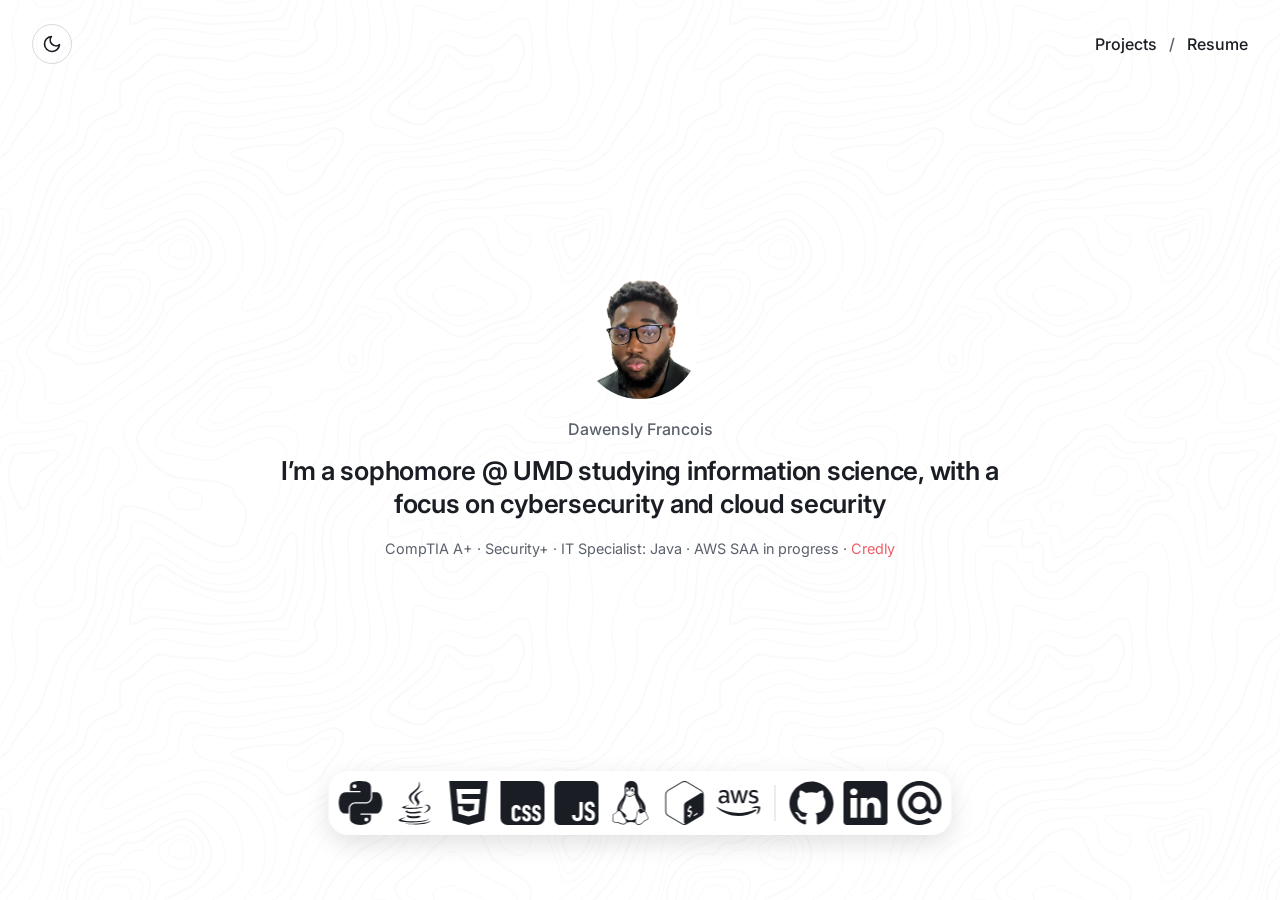
<file: index.html>
<!DOCTYPE html>
<html lang="en">
    <head>
        <meta charset="UTF-8">
        <meta name="viewport" content="width=device-width, initial-scale=1.0">
        <title>Dawensly Francois</title>
        <meta name="description" content="Dawensly Francois, information science student at UMD focused on cloud security.">
        <!-- Theme script runs first so the page never flashes the wrong theme -->
        <script src="../Scripting/theme.js"></script>
        <!--Link to CSS-->
        <link rel="stylesheet" href="../Style/index-style.css">
        <link rel="preconnect" href="https://fonts.googleapis.com">
        <link rel="preconnect" href="https://fonts.gstatic.com" crossorigin>
        <link href="https://fonts.googleapis.com/css2?family=Inter:wght@400;500;600&display=swap" rel="stylesheet">
    </head>
    <body>
        <main class="hero">

            <!-- ============ TOP BAR ============ -->
            <header class="topbar">
                <button class="theme-toggle" id="theme-toggle" type="button" aria-label="Toggle dark mode">
                    <svg class="icon-moon" viewBox="0 0 24 24" aria-hidden="true">
                        <path d="M21 12.79A9 9 0 1 1 11.21 3 7 7 0 0 0 21 12.79z"/>
                    </svg>
                    <svg class="icon-sun" viewBox="0 0 24 24" aria-hidden="true">
                        <circle cx="12" cy="12" r="5"/>
                        <line x1="12" y1="1" x2="12" y2="3"/>
                        <line x1="12" y1="21" x2="12" y2="23"/>
                        <line x1="4.22" y1="4.22" x2="5.64" y2="5.64"/>
                        <line x1="18.36" y1="18.36" x2="19.78" y2="19.78"/>
                        <line x1="1" y1="12" x2="3" y2="12"/>
                        <line x1="21" y1="12" x2="23" y2="12"/>
                        <line x1="4.22" y1="19.78" x2="5.64" y2="18.36"/>
                        <line x1="18.36" y1="5.64" x2="19.78" y2="4.22"/>
                    </svg>
                </button>

                <nav class="nav" aria-label="Primary">
                    <a href="projects.html">Projects</a>
                    <span class="slash" aria-hidden="true">/</span>
                    <a href="../Assets/Docs/Resume-2026.pdf" target="_blank" rel="noopener">Resume</a>
                </nav>
            </header>

            <!-- ============ INTRO ============ -->
            <img class="avatar" src="../Assets/Images/profile-edited.png" alt="Dawensly Francois">
            <p class="name">Dawensly Francois</p>
            <h1>I’m a sophomore @ UMD studying information science, with a focus on cybersecurity and cloud security</h1>
            <p class="certs-line">
                CompTIA A+ · Security+ · IT Specialist: Java · AWS SAA in progress ·
                <a href="https://www.credly.com/users/dawensly-francois/badges/credly" target="_blank" rel="noopener">Credly</a>
            </p>

            <!-- ============ DOCK ============ -->
            <nav class="dock" aria-label="Skills and links">
                <svg class="skill-icon" role="img" viewBox="0 0 24 24" xmlns="http://www.w3.org/2000/svg">
                    <title>Python</title>
                    <path d="M11.858 0c-.978.005-1.913.088-2.736.234C6.7.662 6.26 1.558 6.26 3.21v2.182h5.725v.727H4.111c-1.664 0-3.121 1-3.577 2.903-.526 2.181-.549 3.542 0 5.82.407 1.694 1.379 2.902 3.043 2.902h1.969v-2.616c0-1.89 1.635-3.557 3.576-3.557h5.72c1.591 0 2.862-1.31 2.862-2.91v-5.45c0-1.553-1.309-2.718-2.863-2.977A18 18 0 0 0 11.858 0M8.762 1.755c.591 0 1.074.491 1.074 1.095 0 .601-.483 1.087-1.074 1.087A1.08 1.08 0 0 1 7.688 2.85c0-.604.48-1.095 1.074-1.095m9.656 4.364v2.543c0 1.971-1.671 3.63-3.577 3.63H9.122c-1.566 0-2.862 1.34-2.862 2.91v5.452c0 1.551 1.349 2.464 2.862 2.91 1.813.532 3.55.628 5.72 0 1.44-.418 2.862-1.258 2.862-2.91V18.47h-5.719v-.727h8.582c1.664 0 2.284-1.16 2.862-2.903.598-1.793.573-3.518 0-5.819-.41-1.656-1.196-2.903-2.862-2.903zm-3.216 13.807a1.08 1.08 0 0 1 1.074 1.088c0 .604-.48 1.094-1.074 1.094-.592 0-1.075-.49-1.075-1.094 0-.601.483-1.088 1.075-1.088"/>
                </svg>
                <svg class="skill-icon" role="img" viewBox="0 0 128 128" xmlns="http://www.w3.org/2000/svg">
                    <title>Java</title>
                    <path d="M47.617 98.12s-4.767 2.774 3.397 3.71c9.892 1.13 14.947.968 25.845-1.092 0 0 2.871 1.795 6.873 3.351-24.439 10.47-55.308-.607-36.115-5.969zm-2.988-13.665s-5.348 3.959 2.823 4.805c10.567 1.091 18.91 1.18 33.354-1.6 0 0 1.993 2.025 5.132 3.131-29.542 8.64-62.446.68-41.309-6.336z"></path>
                    <path d="M69.802 61.271c6.025 6.935-1.58 13.17-1.58 13.17s15.289-7.891 8.269-17.777c-6.559-9.215-11.587-13.792 15.635-29.58 0 .001-42.731 10.67-22.324 34.187z"></path>
                    <path d="M102.123 108.229s3.529 2.91-3.888 5.159c-14.102 4.272-58.706 5.56-71.094.171-4.451-1.938 3.899-4.625 6.526-5.192 2.739-.593 4.303-.485 4.303-.485-4.953-3.487-32.013 6.85-13.743 9.815 49.821 8.076 90.817-3.637 77.896-9.468zM49.912 70.294s-22.686 5.389-8.033 7.348c6.188.828 18.518.638 30.011-.326 9.39-.789 18.813-2.474 18.813-2.474s-3.308 1.419-5.704 3.053c-23.042 6.061-67.544 3.238-54.731-2.958 10.832-5.239 19.644-4.643 19.644-4.643zm40.697 22.747c23.421-12.167 12.591-23.86 5.032-22.285-1.848.385-2.677.72-2.677.72s.688-1.079 2-1.543c14.953-5.255 26.451 15.503-4.823 23.725 0-.002.359-.327.468-.617z"></path>
                    <path d="M76.491 1.587S89.459 14.563 64.188 34.51c-20.266 16.006-4.621 25.13-.007 35.559-11.831-10.673-20.509-20.07-14.688-28.815C58.041 28.42 81.722 22.195 76.491 1.587z"></path>
                    <path d="M52.214 126.021c22.476 1.437 57-.8 57.817-11.436 0 0-1.571 4.032-18.577 7.231-19.186 3.612-42.854 3.191-56.887.874 0 .001 2.875 2.381 17.647 3.331z"></path>
                </svg>
                <svg class="skill-icon" role="img" viewBox="0 0 24 24" xmlns="http://www.w3.org/2000/svg">
                    <title>HTML5</title>
                    <path d="M1.5 0h21l-1.91 21.563L11.977 24l-8.564-2.438L1.5 0zm7.031 9.75l-.232-2.718 10.059.003.23-2.622L5.412 4.41l.698 8.01h9.126l-.326 3.426-2.91.804-2.955-.81-.188-2.11H6.248l.33 4.171L12 19.351l5.379-1.443.744-8.157H8.531z"/>
                </svg>
                <svg class="skill-icon" role="img" viewBox="0 0 24 24" xmlns="http://www.w3.org/2000/svg">
                    <title>CSS</title>
                    <path d="M0 0v20.16A3.84 3.84 0 0 0 3.84 24h16.32A3.84 3.84 0 0 0 24 20.16V3.84A3.84 3.84 0 0 0 20.16 0Zm14.256 13.08c1.56 0 2.28 1.08 2.304 2.64h-1.608c.024-.288-.048-.6-.144-.84-.096-.192-.288-.264-.552-.264-.456 0-.696.264-.696.84-.024.576.288.888.768 1.08.72.288 1.608.744 1.92 1.296q.432.648.432 1.656c0 1.608-.912 2.592-2.496 2.592-1.656 0-2.4-1.032-2.424-2.688h1.68c0 .792.264 1.176.792 1.176.264 0 .456-.072.552-.24.192-.312.24-1.176-.048-1.512-.312-.408-.912-.6-1.32-.816q-.828-.396-1.224-.936c-.24-.36-.36-.888-.36-1.536 0-1.44.936-2.472 2.424-2.448m5.4 0c1.584 0 2.304 1.08 2.328 2.64h-1.608c0-.288-.048-.6-.168-.84-.096-.192-.264-.264-.528-.264-.48 0-.72.264-.72.84s.288.888.792 1.08c.696.288 1.608.744 1.92 1.296.264.432.408.984.408 1.656.024 1.608-.888 2.592-2.472 2.592-1.68 0-2.424-1.056-2.448-2.688h1.68c0 .744.264 1.176.792 1.176.264 0 .456-.072.552-.24.216-.312.264-1.176-.048-1.512-.288-.408-.888-.6-1.32-.816-.552-.264-.96-.576-1.2-.936s-.36-.888-.36-1.536c-.024-1.44.912-2.472 2.4-2.448m-11.031.018c.711-.006 1.419.198 1.839.63.432.432.672 1.128.648 1.992H9.336c.024-.456-.096-.792-.432-.96-.312-.144-.768-.048-.888.24-.12.264-.192.576-.168.864v3.504c0 .744.264 1.128.768 1.128a.65.65 0 0 0 .552-.264c.168-.24.192-.552.168-.84h1.776c.096 1.632-.984 2.712-2.568 2.688-1.536 0-2.496-.864-2.472-2.472v-4.032c0-.816.24-1.44.696-1.848.432-.408 1.146-.624 1.857-.63"/>
                </svg>
                <svg class="skill-icon" role="img" xmlns="http://www.w3.org/2000/svg" viewBox="0 0 16 16">
                    <title>JavaScript</title>
                    <path fill-rule="evenodd" d="M14 0a2 2 0 0 1 2 2v12a2 2 0 0 1-2 2H2a2 2 0 0 1-2-2V2a2 2 0 0 1 2-2zM9.053 7.596v3.127l-.007 1.752q0 .498-.186.752t-.556.263q-.342 0-.528-.234-.185-.234-.185-.684v-.175H6.37v.185q0 .665.253 1.113.255.45.703.674.44.225 1.016.225.88 0 1.406-.498.527-.498.527-1.485l.007-1.752V7.596zm3.808-.108q-.585 0-1.006.244a1.67 1.67 0 0 0-.634.674 2.1 2.1 0 0 0-.225.996q0 .753.293 1.182.303.42.967.732l.469.215q.438.186.625.43.185.244.185.635 0 .478-.166.703-.156.224-.527.224-.361.001-.547-.244-.186-.243-.205-.752h-1.162q.02.996.498 1.524.479.527 1.386.527.909 0 1.417-.518.507-.517.507-1.484 0-.81-.332-1.289t-1.045-.79l-.449-.196q-.39-.166-.556-.381-.166-.214-.166-.576 0-.4.165-.596.177-.195.508-.195.361 0 .508.234.156.234.176.703h1.123q-.03-.976-.498-1.484-.47-.518-1.309-.518"/>
                </svg>
                <svg class="skill-icon" role="img" viewBox="0 0 24 24" xmlns="http://www.w3.org/2000/svg">
                    <title>Linux</title>
                    <path d="M12.504 0c-.155 0-.315.008-.48.021-4.226.333-3.105 4.807-3.17 6.298-.076 1.092-.3 1.953-1.05 3.02-.885 1.051-2.127 2.75-2.716 4.521-.278.832-.41 1.684-.287 2.489a.424.424 0 00-.11.135c-.26.268-.45.6-.663.839-.199.199-.485.267-.797.4-.313.136-.658.269-.864.68-.09.189-.136.394-.132.602 0 .199.027.4.055.536.058.399.116.728.04.97-.249.68-.28 1.145-.106 1.484.174.334.535.47.94.601.81.2 1.91.135 2.774.6.926.466 1.866.67 2.616.47.526-.116.97-.464 1.208-.946.587-.003 1.23-.269 2.26-.334.699-.058 1.574.267 2.577.2.025.134.063.198.114.333l.003.003c.391.778 1.113 1.132 1.884 1.071.771-.06 1.592-.536 2.257-1.306.631-.765 1.683-1.084 2.378-1.503.348-.199.629-.469.649-.853.023-.4-.2-.811-.714-1.376v-.097l-.003-.003c-.17-.2-.25-.535-.338-.926-.085-.401-.182-.786-.492-1.046h-.003c-.059-.054-.123-.067-.188-.135a.357.357 0 00-.19-.064c.431-1.278.264-2.55-.173-3.694-.533-1.41-1.465-2.638-2.175-3.483-.796-1.005-1.576-1.957-1.56-3.368.026-2.152.236-6.133-3.544-6.139zm.529 3.405h.013c.213 0 .396.062.584.198.19.135.33.332.438.533.105.259.158.459.166.724 0-.02.006-.04.006-.06v.105a.086.086 0 01-.004-.021l-.004-.024a1.807 1.807 0 01-.15.706.953.953 0 01-.213.335.71.71 0 00-.088-.042c-.104-.045-.198-.064-.284-.133a1.312 1.312 0 00-.22-.066c.05-.06.146-.133.183-.198.053-.128.082-.264.088-.402v-.02a1.21 1.21 0 00-.061-.4c-.045-.134-.101-.2-.183-.333-.084-.066-.167-.132-.267-.132h-.016c-.093 0-.176.03-.262.132a.8.8 0 00-.205.334 1.18 1.18 0 00-.09.4v.019c.002.089.008.179.02.267-.193-.067-.438-.135-.607-.202a1.635 1.635 0 01-.018-.2v-.02a1.772 1.772 0 01.15-.768c.082-.22.232-.406.43-.533a.985.985 0 01.594-.2zm-2.962.059h.036c.142 0 .27.048.399.135.146.129.264.288.344.465.09.199.14.4.153.667v.004c.007.134.006.2-.002.266v.08c-.03.007-.056.018-.083.024-.152.055-.274.135-.393.2.012-.09.013-.18.003-.267v-.015c-.012-.133-.04-.2-.082-.333a.613.613 0 00-.166-.267.248.248 0 00-.183-.064h-.021c-.071.006-.13.04-.186.132a.552.552 0 00-.12.27.944.944 0 00-.023.33v.015c.012.135.037.2.08.334.046.134.098.2.166.268.01.009.02.018.034.024-.07.057-.117.07-.176.136a.304.304 0 01-.131.068 2.62 2.62 0 01-.275-.402 1.772 1.772 0 01-.155-.667 1.759 1.759 0 01.08-.668 1.43 1.43 0 01.283-.535c.128-.133.26-.2.418-.2zm1.37 1.706c.332 0 .733.065 1.216.399.293.2.523.269 1.052.468h.003c.255.136.405.266.478.399v-.131a.571.571 0 01.016.47c-.123.31-.516.643-1.063.842v.002c-.268.135-.501.333-.775.465-.276.135-.588.292-1.012.267a1.139 1.139 0 01-.448-.067 3.566 3.566 0 01-.322-.198c-.195-.135-.363-.332-.612-.465v-.005h-.005c-.4-.246-.616-.512-.686-.71-.07-.268-.005-.47.193-.6.224-.135.38-.271.483-.336.104-.074.143-.102.176-.131h.002v-.003c.169-.202.436-.47.839-.601.139-.036.294-.065.466-.065zm2.8 2.142c.358 1.417 1.196 3.475 1.735 4.473.286.534.855 1.659 1.102 3.024.156-.005.33.018.513.064.646-1.671-.546-3.467-1.089-3.966-.22-.2-.232-.335-.123-.335.59.534 1.365 1.572 1.646 2.757.13.535.16 1.104.021 1.67.067.028.135.06.205.067 1.032.534 1.413.938 1.23 1.537v-.043c-.06-.003-.12 0-.18 0h-.016c.151-.467-.182-.825-1.065-1.224-.915-.4-1.646-.336-1.77.465-.008.043-.013.066-.018.135-.068.023-.139.053-.209.064-.43.268-.662.669-.793 1.187-.13.533-.17 1.156-.205 1.869v.003c-.02.334-.17.838-.319 1.35-1.5 1.072-3.58 1.538-5.348.334a2.645 2.645 0 00-.402-.533 1.45 1.45 0 00-.275-.333c.182 0 .338-.03.465-.067a.615.615 0 00.314-.334c.108-.267 0-.697-.345-1.163-.345-.467-.931-.995-1.788-1.521-.63-.4-.986-.87-1.15-1.396-.165-.534-.143-1.085-.015-1.645.245-1.07.873-2.11 1.274-2.763.107-.065.037.135-.408.974-.396.751-1.14 2.497-.122 3.854a8.123 8.123 0 01.647-2.876c.564-1.278 1.743-3.504 1.836-5.268.048.036.217.135.289.202.218.133.38.333.59.465.21.201.477.335.876.335.039.003.075.006.11.006.412 0 .73-.134.997-.268.29-.134.52-.334.74-.4h.005c.467-.135.835-.402 1.044-.7zm2.185 8.958c.037.6.343 1.245.882 1.377.588.134 1.434-.333 1.791-.765l.211-.01c.315-.007.577.01.847.268l.003.003c.208.199.305.53.391.876.085.4.154.78.409 1.066.486.527.645.906.636 1.14l.003-.007v.018l-.003-.012c-.015.262-.185.396-.498.595-.63.401-1.746.712-2.457 1.57-.618.737-1.37 1.14-2.036 1.191-.664.053-1.237-.2-1.574-.898l-.005-.003c-.21-.4-.12-1.025.056-1.69.176-.668.428-1.344.463-1.897.037-.714.076-1.335.195-1.814.12-.465.308-.797.641-.984l.045-.022zm-10.814.049h.01c.053 0 .105.005.157.014.376.055.706.333 1.023.752l.91 1.664.003.003c.243.533.754 1.064 1.189 1.637.434.598.77 1.131.729 1.57v.006c-.057.744-.48 1.148-1.125 1.294-.645.135-1.52.002-2.395-.464-.968-.536-2.118-.469-2.857-.602-.369-.066-.61-.2-.723-.4-.11-.2-.113-.602.123-1.23v-.004l.002-.003c.117-.334.03-.752-.027-1.118-.055-.401-.083-.71.043-.94.16-.334.396-.4.69-.533.294-.135.64-.202.915-.47h.002v-.002c.256-.268.445-.601.668-.838.19-.201.38-.336.663-.336zm7.159-9.074c-.435.201-.945.535-1.488.535-.542 0-.97-.267-1.28-.466-.154-.134-.28-.268-.373-.335-.164-.134-.144-.333-.074-.333.109.016.129.134.199.2.096.066.215.2.36.333.292.2.68.467 1.167.467.485 0 1.053-.267 1.398-.466.195-.135.445-.334.648-.467.156-.136.149-.267.279-.267.128.016.034.134-.147.332a8.097 8.097 0 01-.69.468zm-1.082-1.583V5.64c-.006-.02.013-.042.029-.05.074-.043.18-.027.26.004.063 0 .16.067.15.135-.006.049-.085.066-.135.066-.055 0-.092-.043-.141-.068-.052-.018-.146-.008-.163-.065zm-.551 0c-.02.058-.113.049-.166.066-.047.025-.086.068-.14.068-.05 0-.13-.02-.136-.068-.01-.066.088-.133.15-.133.08-.031.184-.047.259-.005.019.009.036.03.03.05v.02h.003z"/>
                </svg>
                <svg class="skill-icon" role="img" viewBox="0 0 24 24" xmlns="http://www.w3.org/2000/svg">
                    <title>GNU Bash</title>
                    <path d="M21.038,4.9l-7.577-4.498C13.009,0.134,12.505,0,12,0c-0.505,0-1.009,0.134-1.462,0.403L2.961,4.9 C2.057,5.437,1.5,6.429,1.5,7.503v8.995c0,1.073,0.557,2.066,1.462,2.603l7.577,4.497C10.991,23.866,11.495,24,12,24 c0.505,0,1.009-0.134,1.461-0.402l7.577-4.497c0.904-0.537,1.462-1.529,1.462-2.603V7.503C22.5,6.429,21.943,5.437,21.038,4.9z M15.17,18.946l0.013,0.646c0.001,0.078-0.05,0.167-0.111,0.198l-0.383,0.22c-0.061,0.031-0.111-0.007-0.112-0.085L14.57,19.29 c-0.328,0.136-0.66,0.169-0.872,0.084c-0.04-0.016-0.057-0.075-0.041-0.142l0.139-0.584c0.011-0.046,0.036-0.092,0.069-0.121 c0.012-0.011,0.024-0.02,0.036-0.026c0.022-0.011,0.043-0.014,0.062-0.006c0.229,0.077,0.521,0.041,0.802-0.101 c0.357-0.181,0.596-0.545,0.592-0.907c-0.003-0.328-0.181-0.465-0.613-0.468c-0.55,0.001-1.064-0.107-1.072-0.917 c-0.007-0.667,0.34-1.361,0.889-1.8l-0.007-0.652c-0.001-0.08,0.048-0.168,0.111-0.2l0.37-0.236 c0.061-0.031,0.111,0.007,0.112,0.087l0.006,0.653c0.273-0.109,0.511-0.138,0.726-0.088c0.047,0.012,0.067,0.076,0.048,0.151 l-0.144,0.578c-0.011,0.044-0.036,0.088-0.065,0.116c-0.012,0.012-0.025,0.021-0.038,0.028c-0.019,0.01-0.038,0.013-0.057,0.009 c-0.098-0.022-0.332-0.073-0.699,0.113c-0.385,0.195-0.52,0.53-0.517,0.778c0.003,0.297,0.155,0.387,0.681,0.396 c0.7,0.012,1.003,0.318,1.01,1.023C16.105,17.747,15.736,18.491,15.17,18.946z M19.143,17.859c0,0.06-0.008,0.116-0.058,0.145 l-1.916,1.164c-0.05,0.029-0.09,0.004-0.09-0.056v-0.494c0-0.06,0.037-0.093,0.087-0.122l1.887-1.129 c0.05-0.029,0.09-0.004,0.09,0.056V17.859z M20.459,6.797l-7.168,4.427c-0.894,0.523-1.553,1.109-1.553,2.187v8.833 c0,0.645,0.26,1.063,0.66,1.184c-0.131,0.023-0.264,0.039-0.398,0.039c-0.42,0-0.833-0.114-1.197-0.33L3.226,18.64 c-0.741-0.44-1.201-1.261-1.201-2.142V7.503c0-0.881,0.46-1.702,1.201-2.142l7.577-4.498c0.363-0.216,0.777-0.33,1.197-0.33 c0.419,0,0.833,0.114,1.197,0.33l7.577,4.498c0.624,0.371,1.046,1.013,1.164,1.732C21.686,6.557,21.12,6.411,20.459,6.797z"/>
                </svg>
                <svg class="skill-icon" role="img" viewBox="0 0 128 128" xmlns="http://www.w3.org/2000/svg">
                    <title>AWS</title>
                    <path d="M36.379 53.64c0 1.56.168 2.825.465 3.75.336.926.758 1.938 1.347 3.032.207.336.293.672.293.969 0 .418-.254.84-.8 1.261l-2.653 1.77c-.379.25-.758.379-1.093.379-.422 0-.844-.211-1.266-.59a13.28 13.28 0 0 1-1.516-1.98 34.153 34.153 0 0 1-1.304-2.485c-3.282 3.875-7.41 5.813-12.38 5.813-3.535 0-6.355-1.012-8.421-3.032-2.063-2.023-3.114-4.718-3.114-8.086 0-3.578 1.262-6.484 3.833-8.671 2.566-2.192 5.976-3.286 10.316-3.286 1.43 0 2.902.125 4.46.336 1.56.211 3.161.547 4.845.926v-3.074c0-3.2-.676-5.43-1.98-6.734C26.061 32.633 23.788 32 20.546 32c-1.473 0-2.988.168-4.547.547a33.416 33.416 0 0 0-4.547 1.433c-.676.293-1.18.461-1.473.547-.296.082-.507.125-.675.125-.59 0-.883-.422-.883-1.304v-2.063c0-.676.082-1.18.293-1.476.21-.293.59-.586 1.18-.883 1.472-.758 3.242-1.39 5.304-1.895 2.063-.547 4.254-.8 6.57-.8 5.008 0 8.672 1.136 11.032 3.41 2.316 2.273 3.492 5.726 3.492 10.359v13.64Zm-17.094 6.403c1.387 0 2.82-.254 4.336-.758 1.516-.508 2.863-1.433 4-2.695.672-.8 1.18-1.684 1.43-2.695.254-1.012.422-2.23.422-3.665v-1.765a34.401 34.401 0 0 0-3.871-.719 31.816 31.816 0 0 0-3.961-.25c-2.82 0-4.883.547-6.274 1.684-1.387 1.136-2.062 2.734-2.062 4.84 0 1.98.504 3.453 1.558 4.464 1.012 1.051 2.485 1.559 4.422 1.559Zm33.809 4.547c-.758 0-1.262-.125-1.598-.422-.34-.254-.633-.84-.887-1.64L40.715 29.98c-.25-.843-.38-1.39-.38-1.687 0-.672.337-1.05 1.013-1.05h4.125c.8 0 1.347.124 1.644.421.336.25.59.84.84 1.64l7.074 27.876 6.57-27.875c.208-.84.462-1.39.797-1.64.34-.255.93-.423 1.688-.423h3.367c.8 0 1.348.125 1.684.422.336.25.633.84.8 1.64l6.653 28.212 7.285-28.211c.25-.84.547-1.39.84-1.64.336-.255.887-.423 1.644-.423h3.914c.676 0 1.055.336 1.055 1.051 0 .21-.043.422-.086.676-.043.254-.125.59-.293 1.05L80.801 62.57c-.254.84-.547 1.387-.887 1.64-.336.255-.883.423-1.598.423h-3.62c-.801 0-1.348-.13-1.684-.422-.34-.297-.633-.844-.801-1.684l-6.527-27.16-6.485 27.117c-.21.844-.46 1.391-.8 1.684-.337.297-.926.422-1.684.422Zm54.105 1.137c-2.187 0-4.379-.254-6.484-.758-2.106-.504-3.746-1.055-4.84-1.684-.676-.379-1.137-.8-1.305-1.18a2.919 2.919 0 0 1-.254-1.18v-2.148c0-.882.336-1.304.97-1.304.25 0 .503.043.757.129.25.082.629.25 1.05.418a23.102 23.102 0 0 0 4.634 1.476c1.683.336 3.324.504 5.011.504 2.653 0 4.715-.465 6.145-1.39 1.433-.926 2.191-2.274 2.191-4 0-1.18-.379-2.145-1.136-2.946-.758-.8-2.192-1.516-4.254-2.191l-6.106-1.895c-3.074-.969-5.348-2.398-6.734-4.293-1.39-1.855-2.106-3.918-2.106-6.105 0-1.77.38-3.328 1.137-4.676a10.829 10.829 0 0 1 3.031-3.453c1.262-.965 2.696-1.684 4.38-2.188 1.683-.504 3.452-.715 5.304-.715.926 0 1.894.043 2.82.168.969.125 1.852.293 2.738.461.84.211 1.641.422 2.399.676.758.254 1.348.504 1.77.758.59.336 1.011.672 1.261 1.05.254.34.379.802.379 1.391v1.98c0 .884-.336 1.348-.969 1.348-.336 0-.883-.171-1.597-.507-2.403-1.094-5.098-1.641-8.086-1.641-2.399 0-4.293.379-5.598 1.18-1.309.797-1.98 2.02-1.98 3.746 0 1.18.421 2.191 1.261 2.988.844.8 2.403 1.602 4.633 2.316l5.98 1.895c3.032.969 5.22 2.316 6.524 4.043 1.305 1.727 1.938 3.707 1.938 5.895 0 1.812-.38 3.453-1.094 4.882-.758 1.434-1.77 2.696-3.074 3.707-1.305 1.051-2.864 1.809-4.672 2.36-1.895.586-3.875.883-6.024.883Zm0 0"></path>
                    <path d="M118 73.348c-4.432.063-9.664 1.052-13.621 3.832-1.223.883-1.012 2.062.336 1.894 4.508-.547 14.44-1.726 16.21.547 1.77 2.23-1.976 11.62-3.663 15.79-.504 1.26.59 1.769 1.726.8 7.41-6.231 9.348-19.242 7.832-21.137-.757-.925-4.388-1.79-8.82-1.726zM1.63 75.859c-.927.116-1.347 1.236-.368 2.121 16.508 14.902 38.359 23.872 62.613 23.872 17.305 0 37.43-5.43 51.281-15.66 2.273-1.688.297-4.254-2.02-3.204-15.534 6.57-32.421 9.77-47.788 9.77-22.778 0-44.8-6.273-62.653-16.633-.39-.231-.755-.304-1.064-.266z"></path>
                </svg>

                <span class="divider" aria-hidden="true"></span>

                <a href="https://github.com/dawensly" target="_blank" rel="noopener" aria-label="GitHub">
                    <svg class="skill-icon" role="img" viewBox="0 0 24 24" xmlns="http://www.w3.org/2000/svg">
                        <title>GitHub</title>
                        <path d="M12 .297c-6.63 0-12 5.373-12 12 0 5.303 3.438 9.8 8.205 11.385.6.113.82-.258.82-.577 0-.285-.01-1.04-.015-2.04-3.338.724-4.042-1.61-4.042-1.61C4.422 18.07 3.633 17.7 3.633 17.7c-1.087-.744.084-.729.084-.729 1.205.084 1.838 1.236 1.838 1.236 1.07 1.835 2.809 1.305 3.495.998.108-.776.417-1.305.76-1.605-2.665-.3-5.466-1.332-5.466-5.93 0-1.31.465-2.38 1.235-3.22-.135-.303-.54-1.523.105-3.176 0 0 1.005-.322 3.3 1.23.96-.267 1.98-.399 3-.405 1.02.006 2.04.138 3 .405 2.28-1.552 3.285-1.23 3.285-1.23.645 1.653.24 2.873.12 3.176.765.84 1.23 1.91 1.23 3.22 0 4.61-2.805 5.625-5.475 5.92.42.36.81 1.096.81 2.22 0 1.606-.015 2.896-.015 3.286 0 .315.21.69.825.57C20.565 22.092 24 17.592 24 12.297c0-6.627-5.373-12-12-12"/>
                    </svg>
                </a>
                <a href="https://linkedin.com/in/dawenslyfrancois/" target="_blank" rel="noopener" aria-label="LinkedIn">
                    <svg class="skill-icon" role="img" xmlns="http://www.w3.org/2000/svg" viewBox="0 0 16 16">
                        <title>LinkedIn</title>
                        <path d="M0 1.146C0 .513.526 0 1.175 0h13.65C15.474 0 16 .513 16 1.146v13.708c0 .633-.526 1.146-1.175 1.146H1.175C.526 16 0 15.487 0 14.854zm4.943 12.248V6.169H2.542v7.225zm-1.2-8.212c.837 0 1.358-.554 1.358-1.248-.015-.709-.52-1.248-1.342-1.248S2.4 3.226 2.4 3.934c0 .694.521 1.248 1.327 1.248zm4.908 8.212V9.359c0-.216.016-.432.08-.586.173-.431.568-.878 1.232-.878.869 0 1.216.662 1.216 1.634v3.865h2.401V9.25c0-2.22-1.184-3.252-2.764-3.252-1.274 0-1.845.7-2.165 1.193v.025h-.016l.016-.025V6.169h-2.4c.03.678 0 7.225 0 7.225z"/>
                    </svg>
                </a>
                <a href="mailto:dawensly.francois.work@gmail.com" aria-label="Email">
                    <svg class="skill-icon" role="img" viewBox="0 0 24 24" xmlns="http://www.w3.org/2000/svg">
                        <title>Email</title>
                        <path d="M15.61 12c0 1.99-1.62 3.61-3.61 3.61-1.99 0-3.61-1.62-3.61-3.61 0-1.99 1.62-3.61 3.61-3.61 1.99 0 3.61 1.62 3.61 3.61M12 0C5.383 0 0 5.383 0 12s5.383 12 12 12c2.424 0 4.761-.722 6.76-2.087l.034-.024-1.617-1.879-.027.017A9.494 9.494 0 0 1 12 21.54c-5.26 0-9.54-4.28-9.54-9.54 0-5.26 4.28-9.54 9.54-9.54 5.26 0 9.54 4.28 9.54 9.54a9.63 9.63 0 0 1-.225 2.05c-.301 1.239-1.169 1.618-1.82 1.568-.654-.053-1.42-.52-1.426-1.661V12A6.076 6.076 0 0 0 12 5.93 6.076 6.076 0 0 0 5.93 12 6.076 6.076 0 0 0 12 18.07a6.02 6.02 0 0 0 4.3-1.792 3.9 3.9 0 0 0 3.32 1.805c.874 0 1.74-.292 2.437-.821.719-.547 1.256-1.336 1.553-2.285.047-.154.135-.504.135-.507l.002-.013c.175-.76.253-1.52.253-2.457 0-6.617-5.383-12-12-12"/>
                    </svg>
                </a>
            </nav>
        </main>
    </body>
</html>
</file>
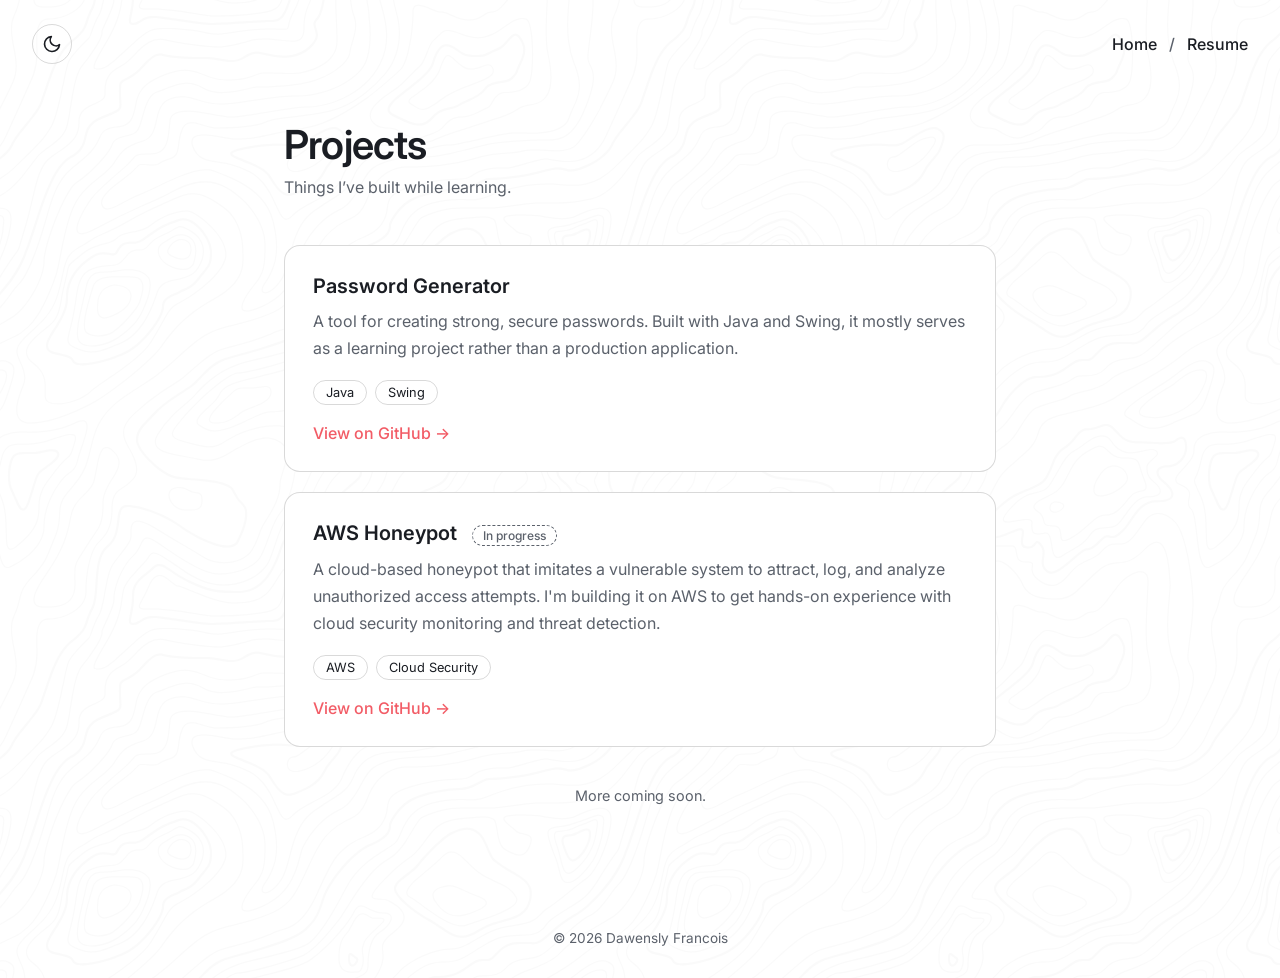
<file: projects.html>
<!DOCTYPE html>
<html lang="en">
    <head>
        <meta charset="UTF-8">
        <meta name="viewport" content="width=device-width, initial-scale=1.0">
        <title>Projects | Dawensly Francois</title>
        <meta name="description" content="Projects by Dawensly Francois.">
        <!-- Theme script runs first so the page never flashes the wrong theme -->
        <script src="../Scripting/theme.js"></script>
        <link rel="stylesheet" href="../Style/index-style.css">
        <link rel="preconnect" href="https://fonts.googleapis.com">
        <link rel="preconnect" href="https://fonts.gstatic.com" crossorigin>
        <link href="https://fonts.googleapis.com/css2?family=Inter:wght@400;500;600&display=swap" rel="stylesheet">
    </head>
    <body>
        <header class="topbar">
            <button class="theme-toggle" id="theme-toggle" type="button" aria-label="Toggle dark mode">
                <svg class="icon-moon" viewBox="0 0 24 24" aria-hidden="true">
                    <path d="M21 12.79A9 9 0 1 1 11.21 3 7 7 0 0 0 21 12.79z"/>
                </svg>
                <svg class="icon-sun" viewBox="0 0 24 24" aria-hidden="true">
                    <circle cx="12" cy="12" r="5"/>
                    <line x1="12" y1="1" x2="12" y2="3"/>
                    <line x1="12" y1="21" x2="12" y2="23"/>
                    <line x1="4.22" y1="4.22" x2="5.64" y2="5.64"/>
                    <line x1="18.36" y1="18.36" x2="19.78" y2="19.78"/>
                    <line x1="1" y1="12" x2="3" y2="12"/>
                    <line x1="21" y1="12" x2="23" y2="12"/>
                    <line x1="4.22" y1="19.78" x2="5.64" y2="18.36"/>
                    <line x1="18.36" y1="5.64" x2="19.78" y2="4.22"/>
                </svg>
            </button>

            <nav class="nav" aria-label="Primary">
                <a href="index.html">Home</a>
                <span class="slash" aria-hidden="true">/</span>
                <a href="../Assets/Docs/Resume-2026.pdf" target="_blank" rel="noopener">Resume</a>
            </nav>
        </header>

        <main class="projects">
            <h1>Projects</h1>
            <p class="lede">Things I’ve built while learning.</p>

            <article class="project">
                <h2>Password Generator</h2>
                <p>
                    A tool for creating strong, secure passwords. Built with Java and Swing,
                    it mostly serves as a learning project rather than a production application.
                </p>
                <ul class="tags">
                    <li>Java</li>
                    <li>Swing</li>
                </ul>
                <a class="link" href="https://github.com/dawensly/password-generator" target="_blank" rel="noopener">View on GitHub →</a>
            </article>

            <article class="project">
                <h2>AWS Honeypot <span class="status">In progress</span></h2>
                <p> A cloud-based honeypot that imitates a vulnerable system to attract, log, and analyze
                    unauthorized access attempts. I'm building it on AWS to get hands-on experience with
                    cloud security monitoring and threat detection.
                </p>
                <ul class="tags">
                    <li>AWS</li>
                    <li>Cloud Security</li>
               </ul>
               <a class="link" href="https://github.com/dawensly/aws-honeypot" target="_blank" rel="noopener">View on GitHub →</a>
            </article>

            <!-- Copy this block for each new project:
            <article class="project">
                <h2>Project Name</h2>
                <p>One or two sentences on what it does and what you learned.</p>
                <ul class="tags">
                    <li>Tech</li>
                    <li>Tech</li>
                </ul>
                <a class="link" href="REPO_URL" target="_blank" rel="noopener">View on GitHub →</a>
            </article>
            -->

            <p class="more">More coming soon.</p>
        </main>

        <footer class="footer">
    <p>© <span id="year">2026</span> Dawensly Francois</p>
</footer>

<script>
    document.getElementById("year").textContent = new Date().getFullYear();
</script>
    </body>
</html>
</file>
<file: Style/index-style.css>
/* ---------- Theme variables ---------- */

:root {
  --bg: #ffffff;
  --background-image: url("data:image/svg+xml,%3Csvg xmlns='http://www.w3.org/2000/svg' width='600' height='600' viewBox='0 0 600 600'%3E%3Cpath fill='%23000000' fill-opacity='0.02' d='M600 325.1v-1.17c-6.5 3.83-13.06 7.64-14.68 8.64-10.6 6.56-18.57 12.56-24.68 19.09-5.58 5.95-12.44 10.06-22.42 14.15-1.45.6-2.96 1.2-4.83 1.9l-4.75 1.82c-9.78 3.75-14.8 6.27-18.98 10.1-4.23 3.88-9.65 6.6-16.77 8.84-1.95.6-3.99 1.17-6.47 1.8l-6.14 1.53c-5.29 1.35-8.3 2.37-10.54 3.78-3.08 1.92-6.63 3.26-12.74 5.03a384.1 384.1 0 0 1-4.82 1.36c-2.04.58-3.6 1.04-5.17 1.52a110.03 110.03 0 0 0-11.2 4.05c-2.7 1.15-5.5 3.93-8.78 8.4a157.68 157.68 0 0 0-6.15 9.2c-5.75 9.07-7.58 11.74-10.24 14.51a50.97 50.97 0 0 1-4.6 4.22c-2.33 1.9-10.39 7.54-11.81 8.74a14.68 14.68 0 0 0-3.67 4.15c-1.24 2.3-1.9 4.57-2.78 8.87-2.17 10.61-3.52 14.81-8.2 22.1-4.07 6.33-6.8 9.88-9.83 12.99-.47.48-.95.96-1.5 1.48l-3.75 3.56c-1.67 1.6-3.18 3.12-4.86 4.9a42.44 42.44 0 0 0-9.89 16.94c-2.5 8.13-2.72 15.47-1.76 27.22.47 5.82.51 6.36.51 8.18 0 10.51.12 17.53.63 25.78.24 4.05.56 7.8.97 11.22h.9c-1.13-9.58-1.5-21.83-1.5-37 0-1.86-.04-2.4-.52-8.26-.94-11.63-.72-18.87 1.73-26.85a41.44 41.44 0 0 1 9.65-16.55c1.67-1.76 3.18-3.27 4.83-4.85.63-.6 3.13-2.96 3.75-3.57a71.6 71.6 0 0 0 1.52-1.5c3.09-3.16 5.86-6.76 9.96-13.15 4.77-7.42 6.15-11.71 8.34-22.44.86-4.21 1.5-6.4 2.68-8.6.68-1.25 1.79-2.48 3.43-3.86 1.38-1.15 9.43-6.8 11.8-8.72 1.71-1.4 3.26-2.81 4.7-4.3 2.72-2.85 4.56-5.54 10.36-14.67a156.9 156.9 0 0 1 6.1-9.15c3.2-4.33 5.9-7.01 8.37-8.07 3.5-1.5 7.06-2.77 11.1-4.02a233.84 233.84 0 0 1 7.6-2.2l2.38-.67c6.19-1.79 9.81-3.16 12.98-5.15 2.14-1.33 5.08-2.33 10.27-3.65l6.14-1.53c2.5-.63 4.55-1.2 6.52-1.82 7.24-2.27 12.79-5.06 17.15-9.05 4.05-3.72 9-6.2 18.66-9.9l4.75-1.82c1.87-.72 3.39-1.31 4.85-1.91 10.1-4.15 17.07-8.32 22.76-14.4 6.05-6.45 13.95-12.4 24.49-18.92 1.56-.96 7.82-4.6 14.15-8.33v-64.58c-4 8.15-8.52 14.85-12.7 17.9-2.51 1.82-5.38 4.02-9.04 6.92a1063.87 1063.87 0 0 0-6.23 4.98l-1.27 1.02a2309.25 2309.25 0 0 1-4.87 3.9c-7.55 6-12.9 10.05-17.61 13.19-3.1 2.06-3.86 2.78-8.06 7.13-5.84 6.07-11.72 8.62-29.15 10.95-11.3 1.5-20.04 4.91-30.75 11.07-1.65.94-7.27 4.27-6.97 4.1-2.7 1.58-4.69 2.69-6.64 3.66-5.63 2.8-10.47 4.17-15.71 4.17-17.13 0-41.44 11.51-51.63 22.83-12.05 13.4-31.42 27.7-45.25 31.16-7.4 1.85-11.85 7.05-14.04 14.69-1.26 4.4-1.58 8.28-1.58 13.82 0 .82.01.98.24 3.63.45 5.18.35 8.72-.77 13.26-1.53 6.2-4.89 12.6-10.59 19.43-13.87 16.65-22.88 46.58-22.88 71.68 0 2.39.02 4.26.06 8.75.12 10.8.1 15.8-.22 21.95-.56 11.18-2.09 20.73-5 29.3h-1.05c2.94-8.56 4.49-18.12 5.05-29.35.31-6.13.34-11.1.22-21.9-.04-4.48-.06-6.36-.06-8.75 0-25.32 9.07-55.47 23.12-72.32 5.6-6.72 8.88-12.99 10.38-19.03 1.09-4.4 1.18-7.85.74-12.93-.23-2.7-.24-2.86-.24-3.72 0-5.62.32-9.57 1.62-14.1 2.28-7.95 6.97-13.44 14.76-15.39 13.6-3.4 32.82-17.59 44.75-30.84C409 360.14 433.58 348.5 451 348.5c5.07 0 9.77-1.33 15.26-4.07 1.93-.96 3.9-2.05 6.58-3.62-.3.18 5.33-3.16 6.98-4.11 10.82-6.21 19.66-9.67 31.11-11.2 17.23-2.3 22.9-4.75 28.57-10.64 4.25-4.41 5.04-5.16 8.22-7.28 4.68-3.11 10.01-7.14 17.55-13.14a1113.33 1113.33 0 0 0 4.86-3.89l1.28-1.02a4668.54 4668.54 0 0 1 6.23-4.98c3.67-2.9 6.55-5.12 9.07-6.95 4.37-3.19 9.16-10.56 13.29-19.4v66.9zm0-116.23c-.62.01-1.27.06-1.95.13-6.13.63-13.83 3.45-21.83 7.45-3.64 1.82-8.46 2.67-14.17 2.71-4.7.04-9.72-.47-14.73-1.33-1.7-.3-3.26-.61-4.67-.93a31.55 31.55 0 0 0-3.55-.57 273.4 273.4 0 0 0-16.66-.88c-10.42-.16-17.2.74-17.97 2.73-.38.97.6 2.55 3.03 4.87 1.01.97 2.22 2.03 4.04 3.55a1746.07 1746.07 0 0 0 4.79 4.02c1.39 1.2 3.1 1.92 5.5 2.5.7.16.86.2 2.64.54 3.53.7 5.03 1.25 6.15 2.63 1.41 1.76 1.4 4.54-.15 8.88-2.44 6.83-5.72 10.05-10.19 10.33-3.63.23-7.6-1.29-14.52-5.06-4.53-2.47-6.82-7.3-8.32-15.26-.17-.87-.32-1.78-.5-2.86l-.43-2.76c-1.05-6.58-1.9-9.2-3.73-10.11-.81-.4-1.59-.74-2.36-1-2.27-.77-4.6-1.02-8.1-.92-2.29.07-14.7 1-13.77.93-20.55 1.37-28.8 5.05-37.09 14.99a133.07 133.07 0 0 0-4.25 5.44l-2.3 3.09-2.51 3.32c-4.1 5.36-7.06 8.48-10.39 11.12-.65.52-1.33 1.04-2.13 1.62l-4.11 2.94a106.8 106.8 0 0 0-5.16 3.99c-4.55 3.74-9.74 8.6-16.25 15.38-8.25 8.58-11.78 13.54-11.7 15.95.07 1.65 1.64 2.11 6.79 2.38 1.61.09 2.15.12 2.98.2 2.95.24 5.09.73 6.81 1.68 7.48 4.15 11.63 7.26 13.95 11.58 3.3 6.15.8 12.88-8.89 20.26-8.28 6.3-11.1 10.37-11.31 14.96-.06 1.17 0 1.93.26 4.43.69 6.47.25 10.65-2.8 17.42a44.23 44.23 0 0 1-4.16 7.53c-2.82 3.97-5.47 5.74-10.6 7.69-.43.16-3.34 1.23-4.27 1.59-1.8.68-3.38 1.36-5.01 2.14-4.18 2-8.4 4.6-13.1 8.24-8.44 6.51-13.23 14.56-15.98 25.06-1.1 4.2-1.55 6.81-2.8 15.21-1.26 8.6-2.17 12.64-4.08 16.55-2.1 4.28-11.93 26.59-12.97 28.88a382.7 382.7 0 0 1-6.37 13.41c-4.07 8.11-7.61 14.07-10.73 17.81-5.38 6.46-8.98 14.37-13.77 28.42a810.14 810.14 0 0 0-1.89 5.6c-1.8 5.35-2.96 8.6-4.26 11.85-6.13 15.32-25.43 26.31-46.46 26.31-11.2 0-20.58-2.74-31.02-8.55-5.6-3.13-4.55-2.42-22.26-14.54-14.33-9.8-17.7-10.73-20.47-6.9-.37.5-1.81 2.74-1.83 2.77a52.24 52.24 0 0 1-4.94 5.9c-.73.79-5.52 5.87-6.97 7.45-2.38 2.6-4.3 4.81-5.98 6.93a45.6 45.6 0 0 0-5.08 7.66c-1.29 2.57-1.9 5.25-2.66 10.6a997.6 997.6 0 0 1-.46 3.18h-1l.47-3.32c.77-5.45 1.4-8.2 2.75-10.9a46.54 46.54 0 0 1 5.2-7.84c1.7-2.14 3.63-4.38 6.03-6.98 1.45-1.59 6.24-6.68 6.96-7.46a51.58 51.58 0 0 0 4.84-5.78s1.47-2.26 1.86-2.8c3.25-4.5 7.08-3.44 21.84 6.67 17.67 12.08 16.62 11.38 22.19 14.48 10.3 5.73 19.5 8.43 30.53 8.43 20.65 0 39.57-10.77 45.54-25.69a219.7 219.7 0 0 0 4.24-11.8 6752.32 6752.32 0 0 0 1.88-5.6c4.83-14.16 8.47-22.14 13.96-28.73 3.05-3.66 6.56-9.57 10.6-17.61 1.97-3.93 4.04-8.31 6.35-13.38 1.03-2.28 10.88-24.61 12.98-28.91 1.85-3.79 2.75-7.76 4-16.25 1.24-8.44 1.7-11.07 2.81-15.32 2.8-10.7 7.71-18.94 16.33-25.6a73.18 73.18 0 0 1 13.29-8.35c1.66-.8 3.27-1.48 5.08-2.18.94-.36 3.86-1.43 4.28-1.59 4.95-1.88 7.44-3.55 10.14-7.33 1.35-1.9 2.68-4.3 4.06-7.37 2.97-6.58 3.39-10.59 2.72-16.9a27.13 27.13 0 0 1-.27-4.58c.22-4.94 3.21-9.24 11.7-15.7 9.33-7.11 11.66-13.34 8.62-19-2.2-4.09-6.25-7.12-13.55-11.17-1.57-.88-3.6-1.33-6.42-1.57-.8-.07-1.34-.1-2.95-.19-5.77-.3-7.63-.85-7.72-3.34-.1-2.81 3.5-7.87 11.97-16.69 6.53-6.8 11.75-11.69 16.33-15.45 1.79-1.47 3.42-2.72 5.2-4.03l4.12-2.94c.79-.58 1.46-1.08 2.1-1.59 3.26-2.6 6.16-5.65 10.21-10.94a383.2 383.2 0 0 0 2.5-3.32l2.31-3.09c1.8-2.39 3.04-4 4.29-5.48 8.47-10.17 16.98-13.96 37.27-15.3-.44.02 12-.9 14.32-.98 3.62-.1 6.05.16 8.46.98.8.27 1.62.62 2.47 1.04 2.27 1.14 3.17 3.87 4.27 10.85l.44 2.76c.17 1.07.33 1.97.5 2.83 1.44 7.69 3.62 12.29 7.8 14.57 6.76 3.68 10.6 5.15 13.99 4.94 4-.25 6.99-3.17 9.3-9.67 1.45-4.04 1.46-6.49.32-7.92-.9-1.12-2.28-1.62-5.57-2.27a55.8 55.8 0 0 1-2.67-.55c-2.54-.6-4.39-1.4-5.93-2.71a252.63 252.63 0 0 0-4.78-4.01 84.35 84.35 0 0 1-4.08-3.6c-2.73-2.6-3.86-4.43-3.28-5.95 1.02-2.64 7.82-3.54 18.93-3.37a230.56 230.56 0 0 1 16.73.88c2.76.39 3.2.49 3.68.6 1.4.3 2.95.62 4.62.91a82.9 82.9 0 0 0 14.56 1.32c5.56-.04 10.24-.86 13.73-2.6 8.1-4.05 15.89-6.9 22.17-7.56.7-.07 1.4-.11 2.05-.13v1zm0-100.94v1.5c-8.62 16.05-17.27 29.55-23.65 35.92-3.19 3.2-7.62 4.9-13.54 5.56-4.45.48-8.28.4-19.18-.2-9.91-.55-15.32-.44-20.52.78a84.05 84.05 0 0 1-15 2.11l-2.25.14c-12.49.75-19.37 1.78-32.72 5.74-4.5 1.33-9.27 2.49-14.3 3.48a246.27 246.27 0 0 1-32.6 3.97c-7.56.45-13.21.57-20.24.57-5.4 0-11.9 1.61-18 5.18-8.3 4.87-15.06 12.87-19.53 24.5a68.57 68.57 0 0 1-4.56 9.8c-3.6 6.2-6.92 8.99-13.38 12.18l-4.03 1.96a64.48 64.48 0 0 0-15.16 10.25c-8.2 7.33-13.72 16.63-22.54 35.6l-2.08 4.49c-7.3 15.7-11.5 23.3-17.35 29.87-7.7 8.66-20.25 14.42-40.31 20.08-4.37 1.23-19.04 5.08-19.24 5.13-6.92 1.87-11.68 3.34-15.63 4.92-10.55 4.22-18.71 10.52-36.38 26.52l-1.7 1.54c-8.58 7.76-13.41 11.9-18.81 15.88-3.95 2.9-8 5.67-12.97 8.91-2.06 1.34-10.3 6.6-12.33 7.94-11.52 7.5-18.53 13.04-24.62 20.08a62.01 62.01 0 0 0-6.44 8.85c-4.13 6.91-6.27 13.15-9.2 25.11l-1.54 6.26c-.6 2.45-1.15 4.54-1.72 6.58-2.97 10.7-6.9 17.36-14.78 26.91L69.6 491a148.51 148.51 0 0 0-4.19 5.3 23.9 23.9 0 0 0-3.44 6.28c-1.16 3.23-1.52 5.9-1.87 11.94-.58 10.05-1.42 15.04-4.63 22.67-1.57 3.72-5.66 14.02-6.41 15.8a73.46 73.46 0 0 1-3.57 7.4c-2.88 5.14-6.71 10.12-13.12 16.95-5.96 6.36-8.87 10.9-10.61 16a56.88 56.88 0 0 0-1.38 4.82l-.46 1.84h-1.03l.52-2.08c.52-2.09.92-3.49 1.4-4.9 1.8-5.25 4.78-9.9 10.84-16.36 6.35-6.78 10.13-11.7 12.97-16.77a72.5 72.5 0 0 0 3.52-7.29c.75-1.76 4.84-12.06 6.4-15.8 3.17-7.5 3.99-12.4 4.56-22.33.35-6.14.72-8.88 1.93-12.23a24.9 24.9 0 0 1 3.58-6.54c1.27-1.7 2.6-3.37 4.22-5.34l4.11-4.95c7.8-9.46 11.66-16 14.59-26.54.56-2.04 1.1-4.12 1.71-6.56l1.53-6.26c2.96-12.04 5.13-18.36 9.32-25.39 1.84-3.08 4-6.05 6.54-8.99 6.17-7.12 13.24-12.7 24.83-20.26 2.05-1.33 10.28-6.6 12.33-7.94 4.96-3.22 9-5.98 12.92-8.87 5.37-3.95 10.19-8.08 18.74-15.82l1.7-1.54c17.76-16.09 25.98-22.43 36.67-26.7 4-1.6 8.8-3.09 15.75-4.96.21-.06 14.87-3.9 19.22-5.13 19.9-5.61 32.32-11.31 39.85-19.78 5.76-6.48 9.93-14.02 17.18-29.64l2.09-4.5c8.87-19.07 14.44-28.46 22.77-35.9a65.48 65.48 0 0 1 15.38-10.4l4.04-1.97c6.3-3.1 9.47-5.77 12.96-11.77a67.6 67.6 0 0 0 4.48-9.67c4.56-11.84 11.47-20.02 19.97-25 6.25-3.66 12.93-5.32 18.5-5.32 7.01 0 12.65-.12 20.17-.57a245.3 245.3 0 0 0 32.47-3.96c5-.98 9.75-2.13 14.22-3.45 13.43-3.98 20.38-5.02 32.94-5.78l2.24-.14c5.76-.37 9.8-.9 14.85-2.09 5.31-1.25 10.79-1.35 22.6-.7 9.04.5 12.84.58 17.21.1 5.71-.62 9.94-2.26 12.95-5.26 6.44-6.45 15.3-20.37 24.35-36.72zm0 450.21c-1.28-4.6-2.2-10.55-3.33-20.25l-.24-2.04-.23-2.03c-1.82-15.7-3.07-21.98-5.55-24.47-2.46-2.46-3.04-5.03-2.52-8.64.1-.6.18-1.1.39-2.15.69-3.54.77-5.04.08-6.84-.91-2.38-3.31-4.41-7.79-6.26-5.08-2.09-6.52-4.84-4.89-8.44.66-1.45 1.79-3.02 3.52-5.01 1.04-1.2 5.48-5.96 5.08-5.53 6.15-6.7 8.98-11.34 8.98-16.48a15.2 15.2 0 0 1 6.5-12.89v1.26a14.17 14.17 0 0 0-5.5 11.63c0 5.47-2.93 10.29-9.24 17.16.38-.42-4.04 4.33-5.07 5.5-1.67 1.93-2.75 3.43-3.36 4.77-1.37 3.04-.23 5.22 4.36 7.1 4.71 1.95 7.32 4.16 8.34 6.83.78 2.04.7 3.67-.03 7.4-.2 1.03-.3 1.51-.38 2.09-.48 3.33.03 5.59 2.23 7.8 2.74 2.74 3.98 8.96 5.84 25.06l.24 2.03.23 2.04c.82 7.01 1.53 12.06 2.34 16.03v4.33zm0-62.16c-1.4-3.13-4.43-9.9-4.95-11.17-1.02-2.53-1.25-3.8-.91-5.18.2-.84 2.05-4.68 2.32-5.33a70.79 70.79 0 0 0 3.54-11.2v3.99a62.82 62.82 0 0 1-2.62 7.6c-.31.75-2.09 4.46-2.27 5.18-.28 1.12-.08 2.22.87 4.57.41 1.02 2.5 5.7 4.02 9.09v2.45zm0-85.09c-1.65 1.66-3.66 2.9-6.4 4.13-.25.1-13.97 5.47-20.4 8.43-9.35 4.32-16.7 5.9-23.03 5.25-5.08-.53-9.02-2.25-14.77-5.92l-3.2-2.07a77.4 77.4 0 0 0-5.44-3.27c-4.05-2.18-3.25-5.8 1.47-10.47 3.71-3.68 9.6-7.93 18.73-13.8l4.46-2.82c17.95-11.33 18.22-11.5 22.27-14.74 11.25-9 19.69-14.02 26.31-15.1v1.02c-6.37 1.1-14.62 6-25.69 14.86-4.1 3.28-4.34 3.44-22.36 14.8a652.4 652.4 0 0 0-4.45 2.83c-9.07 5.83-14.92 10.05-18.57 13.66-4.31 4.28-4.95 7.13-1.7 8.88 1.7.91 3.29 1.88 5.5 3.3l3.2 2.08c5.64 3.59 9.45 5.25 14.34 5.76 6.13.64 13.32-.9 22.52-5.15 6.46-2.98 20.18-8.35 20.4-8.44 3.04-1.37 5.1-2.71 6.81-4.69v1.47zm0-41.37v1c-6.56.26-12.11 3.13-19.71 9.08l-4.63 3.68a51.87 51.87 0 0 1-4.4 3.14c-.82.52-5.51 3.33-6.22 3.76-3.31 2-6.15 3.8-8.87 5.6a112.61 112.61 0 0 0-8.16 5.92c-4.61 3.72-7.4 6.9-7.97 9.35-.63 2.67 1.48 4.53 7.05 5.46 10.7 1.78 20.92-.05 30.45-4.65a61.96 61.96 0 0 0 17.1-12.2 41.8 41.8 0 0 0 5.36-7.42v1.92a38.94 38.94 0 0 1-4.64 6.19 62.95 62.95 0 0 1-17.39 12.41c-9.7 4.68-20.13 6.55-31.05 4.73-6.06-1-8.65-3.29-7.85-6.67.64-2.74 3.53-6.05 8.31-9.9 2.35-1.9 5.1-3.88 8.24-5.97 2.73-1.82 5.58-3.61 8.9-5.62.72-.44 5.4-3.24 6.22-3.75 1.26-.8 2.6-1.76 4.3-3.09.8-.62 3.9-3.1 4.63-3.67 7.77-6.1 13.49-9.04 20.33-9.3zm0-154.6v1c-1.75-.24-4.3.23-7.82 1.55-10.01 3.75-13.8 5.07-19.15 6.76-1.78.56-2.63.83-3.87 1.24-1.48.5-3.16.76-6.74 1.16a1550.34 1550.34 0 0 0-2.64.3c-7.8.94-11.28 2.47-11.28 6.07 0 4.45 2.89 13.18 7.96 25.81a57.34 57.34 0 0 1 2.33 7.6 258.32 258.32 0 0 1 .84 3.46c1.86 7.62 3.17 10.71 5.56 11.67 2.21.88 4.7.6 7.47-.72 3.48-1.69 7.22-4.94 11.2-9.47 1.52-1.7 2.97-3.49 4.59-5.57l3.16-4.1c2.59-3.23 6.07-12.21 8.39-20.23v3.45c-2.29 7.2-5.27 14.5-7.61 17.41-.44.55-2.67 3.46-3.15 4.09-1.63 2.1-3.1 3.9-4.62 5.62-4.08 4.61-7.9 7.94-11.53 9.7-2.99 1.44-5.77 1.75-8.28.74-2.84-1.13-4.2-4.34-6.15-12.35a2097.48 2097.48 0 0 1-.84-3.46c-.8-3.2-1.47-5.45-2.28-7.46-5.14-12.8-8.04-21.55-8.04-26.19 0-4.37 3.84-6.06 12.16-7.07a160.9 160.9 0 0 1 2.65-.3c3.5-.39 5.15-.64 6.53-1.1 1.26-.42 2.1-.7 3.88-1.26 5.34-1.68 9.11-3 19.1-6.74 3.53-1.32 6.22-1.84 8.18-1.61zM0 292c10.13-11.31 18.13-23.2 23.07-35.39 3.3-8.14 6.09-16.12 10.81-30.55l1.59-4.84c6.53-19.94 10.11-29.82 14.77-39.56 6.07-12.72 12.55-21.18 20.27-25.54 6.66-3.76 10.2-7.86 12.22-13.15a46.6 46.6 0 0 0 1.86-6.58c1.23-5.2 2.05-7.59 3.93-10.36 2.45-3.62 6.27-6.53 12.1-8.96 15.78-6.58 16.73-7.04 18.05-9.01.65-.98.83-2.15.74-4.51-.03-.73-.23-3.82-.24-4A93.8 93.8 0 0 1 119 94c0-10.04.18-11.37 2.37-13.15.52-.42 1.13-.8 2.07-1.3.27-.14 2.18-1.12 2.84-1.48a68.4 68.4 0 0 0 9.12-5.87c2.06-1.54 2.64-2.14 8.01-7.93 3.78-4.09 6.21-6.36 8.96-8.12 3.64-2.33 7.2-3.12 10.9-2.11 4.4 1.2 10.81 2 18.78 2.46 6.9.4 12.9.5 21.95.5 4.87 0 8.97.47 15.4 1.57 7.77 1.33 9.3 1.54 12.38 1.54 4.05 0 7.43-.88 10.68-2.95 5.06-3.22 8.11-4.67 11.2-5.2 3.62-.64 4.77-.46 16.55 2.06 17.26 3.7 30.85 1.36 41.06-9.7 5.1-5.53 5.48-8.9 3.48-14.8-.83-2.42-1.03-3.1-1.17-4.3-.29-2.52.5-4.71 2.71-6.93 2.65-2.65 4.72-9.17 6.22-18.29h2.03c-1.56 9.71-3.77 16.65-6.83 19.7-1.79 1.8-2.36 3.39-2.14 5.28.11 1 .3 1.63 1.07 3.9 2.22 6.53 1.76 10.66-3.9 16.8-10.77 11.66-25.07 14.13-42.95 10.3-11.42-2.45-12.55-2.62-15.78-2.06-2.77.48-5.62 1.84-10.47 4.92a20.93 20.93 0 0 1-11.76 3.27c-3.25 0-4.81-.22-12.73-1.57C212.74 59.46 208.73 59 204 59c-9.1 0-15.11-.1-22.07-.5-8.09-.47-14.62-1.29-19.2-2.54-5.62-1.53-10.17 1.38-17.85 9.66-5.5 5.94-6.08 6.53-8.28 8.18a70.38 70.38 0 0 1-9.38 6.03c-.68.37-2.58 1.35-2.84 1.49-.84.44-1.35.76-1.75 1.08C121.16 83.6 121 84.8 121 94c0 1.85.06 3.54.17 5.44 0 .17.2 3.28.24 4.03.1 2.75-.13 4.29-1.08 5.71-1.67 2.5-2.27 2.8-18.95 9.74-5.48 2.29-8.99 4.96-11.2 8.24-1.71 2.51-2.47 4.73-3.64 9.7-.83 3.5-1.21 4.92-1.94 6.83-2.18 5.73-6.05 10.19-13.1 14.18-7.3 4.12-13.55 12.28-19.46 24.66-4.6 9.64-8.17 19.46-14.67 39.32l-1.58 4.84c-4.75 14.47-7.54 22.48-10.86 30.69-5.28 13.01-13.95 25.65-24.93 37.6v-2.97zm0 78v-.5l1-.01c6.32 0 7.47 5.2 4.6 13.36a60.36 60.36 0 0 1-5.6 11.3v-1.92a57.76 57.76 0 0 0 4.65-9.72c2.69-7.6 1.71-12.02-3.65-12.02-.34 0-.67 0-1 .02v-46.59a340.96 340.96 0 0 0 13.71-8.34c13.66-9.46 29.79-37.6 29.79-53.59 0-18.1 21.57-72.64 32.23-79.42 12.71-8.09 32.24-27.96 35.8-37.75 1.93-5.3 5.5-7.27 14.42-9.37 6.15-1.44 8.64-2.42 10.67-4.79 1.5-1.74 2.72-4.79 4.33-10.3.23-.78 1.9-6.68 2.43-8.46 3.62-12.08 7.3-18.49 13.47-20.39 2.5-.76 3.03-.98 9.74-3.7 7.49-3.03 11.97-4.43 17.12-4.92 6.75-.65 13.13.75 19.55 4.67 5.43 3.32 12.19 4.72 20.17 4.56 6.03-.12 12.2-1.07 19.83-2.8 1.82-.4 7.38-1.74 8.26-1.94 2.69-.6 4.34-.89 5.48-.89 4.97 0 8.93-.05 14.2-.27 7.9-.32 15.56-.92 22.75-1.88 8.5-1.14 15.9-2.73 21.88-4.82 18.9-6.62 32.64-18.3 33.67-27.59.29-2.56.4-2.96 2.79-11.11 2.33-7.95 3.21-12.93 2.72-18.23-.2-2.24-.69-4.38-1.48-6.42-1.5-3.92-2.63-9.4-3.43-16.18h.9c.77 6.47 1.89 11.72 3.47 15.82a24.93 24.93 0 0 1 1.54 6.69c.5 5.46-.4 10.54-2.77 18.6-2.36 8.06-2.47 8.47-2.74 10.95-1.09 9.75-15.1 21.68-34.33 28.41-6.06 2.12-13.52 3.72-22.09 4.87-7.22.96-14.92 1.57-22.83 1.89-5.3.21-9.27.27-14.25.27-1.04 0-2.64.27-5.26.87-.87.2-6.43 1.53-8.26 1.94-7.68 1.73-13.92 2.7-20.03 2.82-8.15.17-15.1-1.27-20.71-4.7-6.23-3.81-12.4-5.16-18.93-4.54-5.04.48-9.44 1.86-16.84 4.86-6.75 2.74-7.29 2.95-9.82 3.73-5.73 1.76-9.28 7.96-12.81 19.72-.53 1.77-2.2 7.66-2.43 8.46-1.66 5.65-2.91 8.78-4.53 10.67-2.22 2.58-4.84 3.62-12.01 5.3-7.8 1.83-11.13 3.66-12.9 8.54-3.65 10.04-23.32 30.06-36.2 38.25C65.94 190 44.5 244.2 44.5 262c0 16.34-16.3 44.78-30.22 54.41-2.14 1.48-8.24 5.12-14.28 8.68v-1.16 46.09zm0-173.7v-1.11c7.42-3.82 14.55-10.23 21.84-18.98 3.8-4.56 14.21-18.78 15.79-20.55 1.8-2.04 4.06-3.96 7.42-6.45 1.08-.8 4.92-3.57 5.49-3.99 9.36-6.85 14-11.96 15.98-19.36.8-2.98 1.54-6.78 2.46-12.3.23-1.44 2-12.46 2.56-15.79 2.87-16.77 5.73-26.79 10.07-32.1C92.46 52.43 101.5 38.13 101.5 33c0-2.54.34-3.35 6.05-15.71.68-1.49 1.25-2.74 1.77-3.93 2.5-5.75 3.9-10.04 4.14-13.36h1c-.23 3.48-1.66 7.87-4.23 13.76-.52 1.2-1.09 2.45-1.78 3.95-5.54 12.01-5.95 12.99-5.95 15.29 0 5.47-9.09 19.84-20.11 33.31-4.2 5.12-7.03 15.06-9.86 31.64-.57 3.33-2.33 14.33-2.57 15.78-.92 5.56-1.67 9.38-2.48 12.4-2.05 7.68-6.82 12.93-16.35 19.91l-5.49 3.98c-3.3 2.45-5.51 4.34-7.27 6.31-1.53 1.73-11.94 15.93-15.76 20.53-7.52 9.02-14.88 15.6-22.61 19.46zm0 361.83v-4.33c.48 2.36 1 4.35 1.6 6.15 2 6.03 4.6 8.26 8.19 6.59C28.76 557.69 43.5 542.4 43.5 527c0-16.2 6.37-31.99 17.1-46.3 1.88-2.5 3.66-4.4 5.53-6 .73-.62 1.45-1.18 2.3-1.8l2-1.43c3.68-2.68 5.32-5.28 7.08-12.59.75-3.07 1.38-5.02 4.2-13.26l.63-1.88c3.24-9.58 4.56-14.97 4.17-18.65-.48-4.43-3.8-5.23-11.3-1.64a81.12 81.12 0 0 1-9.15 3.7c-13.89 4.67-26.96 5.8-42.66 5.42l-1.95-.05-1.45-.02a39.8 39.8 0 0 0-15.05 2.96A21.81 21.81 0 0 0 0 438.37v-1.26a23.55 23.55 0 0 1 4.55-2.57 40.77 40.77 0 0 1 16.92-3.02l1.95.05c15.6.38 28.57-.75 42.32-5.37a80.12 80.12 0 0 0 9.04-3.65c8.04-3.84 12.16-2.85 12.72 2.43.42 3.89-.92 9.34-4.21 19.08l-.64 1.88c-2.8 8.2-3.43 10.15-4.16 13.18-1.82 7.52-3.59 10.34-7.47 13.16l-2 1.43c-.84.6-1.54 1.15-2.25 1.75a35.45 35.45 0 0 0-5.37 5.84c-10.61 14.15-16.9 29.74-16.9 45.7 0 15.88-15 31.45-34.29 40.45-4.3 2.01-7.39-.66-9.56-7.18-.23-.68-.44-1.39-.65-2.13zm0-62.16v-2.45l1.46 3.27c2.1 4.8 3.46 10.33 4.26 16.77.66 5.3.84 9.3 1.04 18.5.2 9.32.5 12.75 1.63 15.05 1.28 2.6 3.67 2.35 8.29-1.5 17.14-14.3 21.82-22.9 21.82-38.62 0-7.17 1.1-12.39 3.7-17.68 2.27-4.67 3.65-6.62 13.4-19.62a69.8 69.8 0 0 1 7.6-8.79 44.76 44.76 0 0 1 3.54-3.06c.38-.3.64-.52.89-.74a10.47 10.47 0 0 0 2.63-3.32 35.78 35.78 0 0 0 2.26-5.94l.37-1.2.36-1.15c.29-.91.48-1.55.66-2.16.45-1.53.74-2.68.91-3.66.38-2.2.12-3.49-.85-4.15-2.35-1.61-9.28-.24-23.8 4.94-9.54 3.4-16.12 4.17-27.85 4.26-7.71.06-10.43.4-13.25 2.12-3.48 2.12-5.84 6.4-7.58 14.26-.5 2.2-.99 4.19-1.49 5.98v-3.98l.51-2.22c1.8-8.1 4.28-12.6 8.04-14.9 3.04-1.85 5.86-2.2 13.77-2.26 11.61-.09 18.1-.84 27.51-4.2 14.93-5.32 21.95-6.71 24.7-4.83 1.38.94 1.71 2.6 1.28 5.15a33.69 33.69 0 0 1-.94 3.78l-.66 2.17-.36 1.15-.37 1.2a36.64 36.64 0 0 1-2.33 6.1c-.8 1.53-1.61 2.52-2.86 3.61l-.92.77-1.02.83c-.9.74-1.65 1.4-2.47 2.18a68.84 68.84 0 0 0-7.48 8.66c-9.7 12.93-11.07 14.87-13.31 19.46-2.52 5.15-3.59 10.22-3.59 17.24 0 16.04-4.82 24.91-22.18 39.38-5.04 4.2-8.18 4.55-9.83 1.18-1.22-2.5-1.52-5.94-1.73-15.47-.2-9.16-.38-13.15-1.03-18.4-.79-6.34-2.12-11.8-4.19-16.49L0 495.98zM379.27 0h1.04l1.5 5.26c3.28 11.56 4.89 19.33 5.26 27.8.49 11.01-1.52 21.26-6.63 31.17-7.8 15.13-20.47 26.5-36.22 34.1-12.38 5.96-26.12 9.17-36.22 9.17-6.84 0-17.24 1.38-37.27 4.62l-2.27.37c-24.5 3.99-31.65 5-37.46 5-3.49 0-4.08-.08-19.54-2.8-3.56-.64-6.32-1.1-9-1.5-20.23-2.96-31-1.2-31.96 7.86-.1.85-.18 1.72-.29 2.81l-.27 2.73c-1.1 10.9-2.02 15.73-4.31 19.96-2.9 5.34-7.77 7.95-15.63 7.95-10.2 0-12.92.6-15.5 3.17.52-.51-5.03 5.85-8.16 8.7-2.75 2.5-14.32 12.55-15.77 13.83a341.27 341.27 0 0 0-6.54 5.92c-6.97 6.49-11.81 11.76-14.6 16.15-5.92 9.3-10.48 18.04-11.69 24.08-1.66 8.3 3.67 9.54 19.02 1.21a626.23 626.23 0 0 1 44.54-21.9c3.5-1.56 14.04-6.2 15.68-6.95 5.05-2.25 8.3-3.8 10.78-5.15l1.95-1.07 2.18-1.18c1.76-.94 3.38-1.76 5-2.55 18.1-8.72 34.48-10.46 50.33-1.2 22.89 13.34 38.28 37.02 38.28 56.44 0 19.12-.73 25.13-5.18 33.2a45.32 45.32 0 0 1-4.94 7.12c-6.47 7.77-11.81 16.2-12.76 21.27-1.2 6.34 4.69 7.03 20.17-.05 13.31-6.08 22.4-14.95 28.5-26.32a80.51 80.51 0 0 0 6.1-15.13c.9-2.98 3.17-11.65 3.41-12.48a29.02 29.02 0 0 1 1.75-4.83c7.47-14.93 21.09-30.5 36.25-37.24 7.61-3.38 13-9.65 19.4-20.79.84-1.48 4.26-7.64 5.14-9.17 3.52-6.1 6.22-9.7 9.37-11.98 10.15-7.4 28.7-11.1 50.29-11.1 7.52 0 16.54-1.24 27.51-3.58a420.1 420.1 0 0 0 14.96-3.52c-1.3.33 15.54-3.98 19.42-4.89 14.15-3.33 41.07-5.01 64.11-5.01 17.36 0 27.82-9.23 38.53-38.67 6.62-18.21 6.62-26.37 2.69-34.35l-1.18-2.37A13.36 13.36 0 0 1 587.5 58c0-4.03 0-4.01 2.5-24.56.46-3.73.8-6.74 1.12-9.64.9-8.45 1.38-15.2 1.38-20.8 0-.94-.02-1.94-.04-3h1c.03 1.06.04 2.06.04 3 0 5.65-.48 12.43-1.39 20.9-.3 2.91-.66 5.93-1.11 9.66-2.5 20.45-2.5 20.47-2.5 24.44 0 1.97.45 3.57 1.45 5.68.24.51 1.16 2.35 1.17 2.36 4.06 8.24 4.06 16.68-2.65 35.13-10.84 29.8-21.63 39.33-39.47 39.33-22.96 0-49.83 1.68-63.89 4.99-3.86.9-20.69 5.2-19.4 4.88a421.05 421.05 0 0 1-14.99 3.53c-11.04 2.35-20.11 3.6-27.72 3.6-21.4 0-39.76 3.67-49.7 10.9-3 2.19-5.64 5.7-9.1 11.68-.87 1.52-4.29 7.68-5.14 9.17-6.49 11.3-12 17.71-19.86 21.2-14.9 6.63-28.38 22.03-35.75 36.77a28.17 28.17 0 0 0-1.69 4.67c-.23.8-2.5 9.49-3.4 12.5a81.48 81.48 0 0 1-6.19 15.3c-6.2 11.56-15.44 20.58-28.96 26.76-16.1 7.36-23 6.55-21.58-1.04 1-5.29 6.4-13.83 12.99-21.73a44.33 44.33 0 0 0 4.82-6.96c4.35-7.88 5.06-13.77 5.06-32.72 0-19.04-15.19-42.4-37.72-55.55-15.57-9.08-31.62-7.38-49.45 1.21a132.9 132.9 0 0 0-7.14 3.71l-1.95 1.07a158.83 158.83 0 0 1-10.85 5.19c-1.65.74-12.18 5.38-15.69 6.95a625.25 625.25 0 0 0-44.46 21.86c-15.95 8.66-22.37 7.16-20.48-2.29 1.24-6.2 5.83-15.02 11.82-24.42 2.85-4.48 7.74-9.8 14.77-16.34 1.98-1.85 4.12-3.79 6.56-5.94 1.46-1.29 13.02-11.33 15.75-13.82 3.09-2.8 8.6-9.14 8.14-8.67 2.82-2.82 5.75-3.46 16.2-3.46 7.5 0 12.04-2.43 14.75-7.42 2.2-4.07 3.11-8.84 4.2-19.59l.26-2.73.3-2.81c.56-5.42 4.47-8.5 11.23-9.6 5.44-.88 12.51-.51 21.86.86 2.7.4 5.47.86 9.04 1.49 15.33 2.7 15.96 2.8 19.36 2.8 5.73 0 12.9-1.03 37.3-5l2.27-.36c20.1-3.26 30.52-4.64 37.43-4.64 9.95 0 23.54-3.18 35.78-9.08 15.57-7.5 28.09-18.73 35.78-33.65 5.02-9.75 7-19.82 6.51-30.67-.37-8.37-1.96-16.08-5.23-27.57L379.27 0zm13.68 0h1.02c.78 3.9 1.92 8.7 3.51 14.88 3.63 14.05 3.06 27.03-.75 38.77a61 61 0 0 1-11.35 20.68 138.36 138.36 0 0 1-19.32 18.77c-11.32 9.02-23.36 15.49-35.95 18.39a258.63 258.63 0 0 1-22.57 4.07c-3.17.44-6.36.85-10.3 1.32l-9.39 1.12c-11.53 1.41-17.45 2.55-21.64 4.46-9.28 4.21-28.35 6.04-49.21 6.04-1.37 0-2.8-.12-4.3-.35-2.62-.41-5-1.03-9.14-2.29-7.34-2.21-9.63-2.75-12.63-2.56-3.9.23-6.63 2.29-8.47 6.89-1.86 4.66-2.42 7.53-3.34 14.98-1.1 8.98-2.87 12.12-9.97 14.3a40.12 40.12 0 0 0-6.8 2.66c-.63.33-1.16.64-1.76 1.02l-1.34.86c-1.9 1.14-3.86 1.49-9.25 1.49-3.2 0-8.83-.55-9.51-.39-1.22.28-.75-.14-7.14 6.24-1.5 1.5-3.49 3.18-6.32 5.37-1.52 1.18-7.16 5.43-7.94 6.03-4.96 3.78-8.33 6.6-11.06 9.38-4.88 4.98-6.85 9.15-5.56 12.7 1.34 3.67 4.07 4.42 8.9 2.82a55.72 55.72 0 0 0 7.77-3.48c1.5-.77 7.78-4.13 9.37-4.96a116.8 116.8 0 0 1 12.31-5.68 162.2 162.2 0 0 0 11.04-4.84c2.04-.97 10.74-5.16 13-6.22 4.41-2.1 8.1-3.78 11.65-5.29 17.14-7.3 29.32-9.9 37.67-6.65l5.43 2.1c2.3.88 4.17 1.62 6.02 2.38a150.9 150.9 0 0 1 13.07 6c18.34 9.63 30.35 22.13 34.79 39.87 6.96 27.85 3.6 45.53-8.08 62.4-3.97 5.75-3.52 9.2.06 8.97 4.14-.28 10.21-4.95 15.11-12.52 3.1-4.8 5.1-10.45 8.05-21.53l1.69-6.35c.66-2.47 1.24-4.52 1.83-6.5 4.93-16.56 11-27.28 21.56-34.76 7.15-5.06 23.73-15.5 25.48-16.75 6.74-4.81 10.53-9.44 14.34-18 7.74-17.44 21.09-24.34 44.47-24.34 9.36 0 17.91-1.13 29.53-3.49a624.86 624.86 0 0 0 6.2-1.28c2.4-.5 4.07-.84 5.66-1.13 4.03-.74 7.04-1.1 9.61-1.1 4.44 0 9.39-1 31.39-5.99l2.95-.66c16.34-3.67 25.64-5.35 31.66-5.35 1.54 0 2.4.01 6.4.1 7.8.15 12.27.13 17.33-.2 16.41-1.06 26.73-5.36 29.8-14.56a87.1 87.1 0 0 1 3.55-8.83c-.15.31 2.29-4.96 2.9-6.38 5.38-12.3 5.57-21.92-1.44-39.44a86.4 86.4 0 0 1-5.26-20.72c-1.61-11.98-1.38-23.14.1-40.35l.2-2.12h1l-.2 2.2c-1.48 17.15-1.7 28.24-.11 40.14a85.4 85.4 0 0 0 5.2 20.47c7.1 17.78 6.91 27.67 1.43 40.22-.62 1.43-3.06 6.72-2.91 6.4a86.17 86.17 0 0 0-3.52 8.73c-3.23 9.72-13.9 14.15-30.68 15.24-5.1.33-9.58.35-17.42.2-3.98-.09-4.84-.1-6.37-.1-5.91 0-15.18 1.67-31.44 5.32l-2.95.67c-22.16 5.02-27.05 6.01-31.61 6.01-2.5 0-5.45.36-9.43 1.09-1.58.29-3.25.62-5.64 1.11a4894.21 4894.21 0 0 0-6.2 1.29c-11.68 2.37-20.3 3.51-29.73 3.51-23.02 0-36 6.71-43.53 23.66-3.9 8.8-7.82 13.58-14.7 18.5-1.78 1.27-18.36 11.7-25.48 16.75-10.34 7.32-16.3 17.87-21.19 34.23-.58 1.96-1.15 4-1.82 6.47l-1.69 6.35c-2.98 11.18-5 16.9-8.17 21.81-5.05 7.81-11.37 12.68-15.89 12.98-4.7.31-5.3-4.23-.94-10.53 11.52-16.64 14.82-34.03 7.92-61.6-4.35-17.42-16.16-29.72-34.27-39.22-4-2.1-8.2-4-12.99-5.97-1.84-.75-3.7-1.49-6-2.38l-5.43-2.08c-8.03-3.12-20.02-.58-36.92 6.63-3.52 1.5-7.21 3.19-11.61 5.27l-13 6.22c-4.71 2.22-8.16 3.75-11.11 4.88a115.87 115.87 0 0 0-12.21 5.63c-1.58.83-7.86 4.18-9.37 4.96a56.55 56.55 0 0 1-7.9 3.54c-5.3 1.75-8.62.85-10.17-3.43-1.46-4.02.66-8.5 5.8-13.74 2.75-2.82 6.16-5.66 11.15-9.48.79-.6 6.43-4.85 7.94-6.02a66.96 66.96 0 0 0 6.23-5.28c6.74-6.74 6.1-6.16 7.61-6.51.87-.2 6.69.36 9.74.36 5.22 0 7.03-.32 8.74-1.35l1.31-.84c.62-.4 1.18-.72 1.84-1.07a41.07 41.07 0 0 1 6.96-2.72c6.64-2.04 8.22-4.84 9.28-13.47.93-7.53 1.5-10.47 3.4-15.24 1.99-4.95 5.04-7.26 9.34-7.51 3.17-.2 5.5.35 12.97 2.6a63.54 63.54 0 0 0 9.02 2.26c1.45.22 2.83.34 4.14.34 20.71 0 39.7-1.82 48.8-5.96 4.32-1.96 10.29-3.1 21.93-4.53l9.4-1.12c3.92-.48 7.11-.88 10.27-1.32 8.16-1.14 15.4-2.43 22.49-4.06 12.42-2.86 24.33-9.26 35.55-18.2a137.4 137.4 0 0 0 19.18-18.64 60.02 60.02 0 0 0 11.15-20.32c3.76-11.57 4.32-24.36.75-38.23A284.86 284.86 0 0 1 392.95 0zM506.7 0h1.26c-.5.66-.9 1.18-1.17 1.51-3.95 4.96-6.9 7.92-9.82 9.57A10.02 10.02 0 0 1 492 12.5c-2.38 0-4.24.67-6.71 2.21l-2.65 1.71c-4.38 2.8-8.01 4.08-13.64 4.08-5.6 0-9.99-1.26-16.08-4.05a202.63 202.63 0 0 1-2.3-1.06l-2.18-.98c-1.6-.7-2.92-1.17-4.17-1.48a13.42 13.42 0 0 0-3.27-.43c-2.3 0-4.3-.68-11-3.37l-1.56-.62c-5-1.97-8.1-2.82-10.52-2.66-2.93.2-4.42 2.03-4.42 6.15 0 20.76-5.21 50.42-12.15 57.35-7.58 7.59-26.55 23.7-34.06 29.06-13.16 9.4-31.17 20.2-44.11 25.06a106.87 106.87 0 0 1-13.32 4.03c-3.28.78-6.6 1.43-11.25 2.24-.53.1-8.8 1.5-11.5 1.99-4.86.87-9.3 1.74-14 2.76-20.62 4.48-25.07 5.01-38.11 5.01-2.49 0-2.9-.07-14.05-2-2.42-.42-4.31-.73-6.15-1-8.11-1.19-13.83-1.36-17.64-.2-4.54 1.4-5.93 4.65-3.7 10.52 2.02 5.28 4.84 8.61 8.84 10.74 3.26 1.74 6.75 2.6 13.82 3.71 9.42 1.48 10.94 1.75 15.5 2.92a78.2 78.2 0 0 1 18.62 7.37c8.3 4.58 14.58 11.5 19.98 20.89 2.73 4.73 9.46 19.33 10.54 21.19 3.4 5.85 6.26 6.63 10.89 2 4.95-4.94 10.35-8.37 21.13-14.06.47-.25 2.06-1.1 2.12-1.12 7.98-4.21 11.92-6.51 15.87-9.54 5.11-3.9 8.66-8.1 10.77-13.11 8.52-20.24 20.75-33.31 32.46-33.31l5.5.03c10.53.08 17.35.02 24.9-.31 13.66-.62 23.78-2.09 29.39-4.67 5.85-2.7 13.42-5.49 24.18-9.02 3.46-1.14 6.29-2.05 12.7-4.1 7.7-2.45 11.08-3.54 15.17-4.9a1059.43 1059.43 0 0 1 11.33-3.72c3.67-1.2 5.96-2 8.03-2.78a59.88 59.88 0 0 0 6.66-2.94c1.87-.98 3.76-2.1 5.86-3.5 3.48-2.33 6.15-3.13 12.04-4.13l1.15-.2c5.71-1.01 9-2.3 12.76-5.63 7.82-6.96 8.58-23.18 3.84-44.52-1.7-7.67-2.1-19.28-1.57-35.47A837.22 837.22 0 0 1 546.76 0h1l-.15 3.06c-.32 6.42-.53 11.02-.68 15.62-.51 16.1-.12 27.65 1.56 35.21 4.82 21.68 4.04 38.2-4.16 45.48-3.91 3.48-7.37 4.84-13.24 5.87l-1.16.2c-5.76.99-8.32 1.75-11.65 3.98a63.73 63.73 0 0 1-5.96 3.56 60.86 60.86 0 0 1-6.77 2.99c-2.09.79-4.39 1.58-8.07 2.79a5398.31 5398.31 0 0 1-11.32 3.71c-4.1 1.37-7.48 2.46-15.18 4.92-6.42 2.04-9.24 2.95-12.7 4.08-10.73 3.53-18.27 6.3-24.07 8.98-5.76 2.66-15.97 4.14-29.77 4.77-7.56.33-14.4.39-24.95.31l-5.49-.03c-11.19 0-23.16 12.79-31.54 32.7-2.19 5.19-5.84 9.52-11.08 13.52-4.02 3.07-7.99 5.39-16.01 9.62l-2.12 1.12c-10.7 5.65-16.04 9.04-20.9 13.9-5.14 5.14-8.75 4.15-12.45-2.22-1.12-1.92-7.85-16.5-10.54-21.2-5.33-9.24-11.48-16.02-19.6-20.5a77.2 77.2 0 0 0-18.4-7.28c-4.5-1.17-6.02-1.43-15.4-2.9-7.17-1.12-10.74-2-14.13-3.81-4.22-2.25-7.2-5.77-9.3-11.27-2.43-6.39-.78-10.26 4.34-11.83 4-1.22 9.82-1.05 18.08.17 1.84.27 3.74.58 6.17 1 11.02 1.9 11.48 1.98 13.88 1.98 12.96 0 17.35-.52 37.9-4.99 4.71-1.02 9.16-1.9 14.03-2.77 2.71-.48 10.98-1.9 11.5-1.98 4.64-.81 7.95-1.46 11.2-2.23 4.55-1.07 8.76-2.34 13.2-4 12.83-4.81 30.79-15.59 43.88-24.94 7.47-5.33 26.4-21.4 33.94-28.94C407.3 61.98 412.5 32.49 412.5 12c0-4.61 1.86-6.9 5.35-7.15 2.63-.18 5.8.7 10.96 2.73l1.56.62c6.53 2.62 8.53 3.3 10.63 3.3 1.14 0 2.3.16 3.5.46 1.32.33 2.68.82 4.34 1.53a90.97 90.97 0 0 1 3.34 1.52l1.15.54c5.98 2.73 10.23 3.95 15.67 3.95 5.41 0 8.87-1.21 13.1-3.92.2-.13 2.1-1.38 2.66-1.72 2.62-1.63 4.64-2.36 7.24-2.36 1.47 0 2.94-.43 4.47-1.3 2.78-1.56 5.67-4.45 9.54-9.31l.7-.89zM324.54 600h-2.03c.49-2.96.91-6.2 1.28-9.66.44-4.1.76-8.25.98-12.21.08-1.39.14-2.65-.35-7.29-.47-1.94-.93-4.14-1.36-6.54-2.01-11.26-2.66-22.9-1.14-33.78a60.76 60.76 0 0 1 5.18-17.95 70.78 70.78 0 0 1 12.6-18.22c3.38-3.6 5.53-5.5 11.83-10.79 4.5-3.78 6.35-5.56 7.52-7.5.64-1.07.95-2.06.95-3.06 0-1.75 0-1.74-.75-9.23-.36-3.7-.57-6.3-.68-8.96-.5-12.1 1.62-19.6 8.11-21.76 15.9-5.3 25.89-12.1 33.45-25.54C409.6 390.65 425.85 376 436 376c12.36 0 20-1.96 29.41-8.8 6.76-4.92 9.5-6.6 12.47-7.46 2.22-.64 3.8-.74 9.12-.74 1.86 0 3.53-.83 5.57-2.62 1.08-.96 5.11-5.12 5.6-5.6 6.04-5.85 11.98-8.78 20.83-8.78 2.45 0 4.54.04 7.32.12 7.51.23 8.87.17 11.27-.7 3.03-1.1 5.53-3.03 14.75-11.17 8-7.06 10.72-8.92 22.87-16.47 1.44-.9 2.59-1.63 3.69-2.37a69.45 69.45 0 0 0 9.46-7.5c4.12-3.88 8.02-7.85 11.64-11.9v2.98a201.58 201.58 0 0 1-10.27 10.38c-3.18 3-6.2 5.35-9.72 7.7-1.12.76-2.28 1.5-3.75 2.4-12.05 7.5-14.71 9.32-22.6 16.28-9.46 8.35-12.01 10.32-15.39 11.55-2.74 1-4.19 1.06-12.01.82-2.76-.08-4.83-.12-7.26-.12-8.27 0-13.75 2.7-19.43 8.22-.44.43-4.52 4.64-5.68 5.66-2.37 2.09-4.46 3.12-6.89 3.12-5.1 0-6.6.1-8.56.66-2.67.78-5.29 2.37-11.85 7.15-9.8 7.13-17.85 9.19-30.59 9.19-9.22 0-24.96 14.2-34.13 30.49-7.84 13.94-18.24 21.02-34.55 26.46-5.31 1.77-7.21 8.51-6.75 19.78.1 2.6.31 5.19.68 8.84.75 7.62.75 7.58.75 9.43 0 1.38-.42 2.73-1.24 4.09-1.33 2.2-3.26 4.07-7.94 8-6.25 5.24-8.36 7.12-11.67 10.63a68.8 68.8 0 0 0-12.25 17.71 58.8 58.8 0 0 0-5 17.36c-1.49 10.66-.85 22.09 1.13 33.15.43 2.37.88 4.53 1.33 6.44.16.66.3 1.25.6 4.06a249.3 249.3 0 0 1-1.17 16.12c-.37 3.37-.78 6.53-1.25 9.44zm-13.4 0h-1.05l.12-.28c3.07-7.16 4.29-11.83 4.29-18.72 0-3.57-.07-4.93-.76-15.65-.77-12.04-1-19.64-.55-28.3.58-11.5 2.4-22.1 5.81-32.16 1.3-3.8 2.8-7.5 4.55-11.1 3.46-7.14 6.83-12.39 10.42-16.6a59.02 59.02 0 0 1 4.35-4.56c.43-.4 3-2.8 3.67-3.45 5.72-5.6 7.51-11.52 7.51-29.18 0-18.84 2.9-23.77 15.82-28.24 1.09-.37 1.92-.67 2.77-.98a51.3 51.3 0 0 0 6.1-2.7c4.95-2.6 9.64-6.22 14.44-11.42 25.5-27.63 37.15-35.16 56.37-35.16 8.28 0 14.54-1.95 22-6.3 1.78-1.03 13.82-8.82 18.16-11.27 2.83-1.59 5.66-3.03 8.63-4.39 7.92-3.6 13.97-4.45 26.6-4.8 7.53-.2 10.7-.49 14.26-1.58 4.55-1.4 8.06-4 10.93-8.43 2.2-3.41 6.85-7.08 14.66-12.06 1.61-1.03 3.27-2.05 5.65-3.5 9.53-5.85 11.56-7.13 14.81-9.57 5.34-4 9.3-8.37 13.68-14.77a204.2 204.2 0 0 0 5.62-8.75v1.9c-1.97 3.17-3.4 5.38-4.8 7.42-4.42 6.48-8.46 10.92-13.9 15-3.29 2.46-5.32 3.75-14.89 9.61a375.06 375.06 0 0 0-5.63 3.5c-7.7 4.9-12.26 8.52-14.36 11.76-3 4.63-6.7 7.39-11.48 8.85-3.68 1.12-6.9 1.42-14.53 1.63-12.5.34-18.44 1.18-26.2 4.7a111.08 111.08 0 0 0-8.56 4.35c-4.3 2.43-16.34 10.22-18.15 11.27-7.6 4.43-14.03 6.43-22.5 6.43-18.87 0-30.3 7.4-55.63 34.84-4.88 5.28-9.67 8.97-14.7 11.62-2 1.05-4 1.92-6.23 2.75-.86.32-1.7.62-5.37 1.87-5.08 1.76-7.44 3.25-9.28 6.37-2.23 3.78-3.29 9.94-3.29 20.05 0 17.9-1.87 24.07-7.8 29.89-.69.67-3.27 3.06-3.69 3.46a58.04 58.04 0 0 0-4.28 4.49c-3.53 4.14-6.86 9.32-10.28 16.38a95.19 95.19 0 0 0-4.5 10.99c-3.38 9.97-5.18 20.48-5.76 31.9-.44 8.6-.22 16.17.55 28.17.69 10.76.76 12.12.76 15.72 0 6.35-1.02 10.87-4.35 19zm25.08 0h-1c-.04-4.73.06-9.39.28-15.02.26-6.41-.4-11.79-2.53-24.37l-.31-1.86c-2.12-12.55-2.76-19.35-1.97-26.47 1.03-9.25 4.75-16.68 12-22.67 22.04-18.2 29.81-30.18 29.81-44.61 0-2.6-.3-4.81-.98-8.17-.97-4.79-1.1-5.68-.97-7.57.2-2.56 1.27-4.7 3.56-6.72 2.67-2.35 7.05-4.6 13.72-7.01 9.72-3.5 15.52-9.18 24.3-21.57l1.78-2.5c4.48-6.33 7.1-9.63 10.43-12.78 4.31-4.07 8.98-6.77 14.54-8.17 13.3-3.32 20.37-5.47 25.34-7.64a49.5 49.5 0 0 0 5.28-2.7c1.1-.65 1.75-1.04 4.24-2.6 2.7-1.68 5.22-2.08 11.38-2.28 5.44-.18 7.9-.43 10.97-1.41a21.47 21.47 0 0 0 9.54-6.22c4.87-5.3 10.03-7.61 17.79-8.9 1.07-.18 1.88-.3 3.86-.58 6.9-.97 9.94-1.69 13.48-3.62 4.5-2.45 6.79-4.44 23.46-19.68l3.14-2.85c9.65-8.71 16.12-13.83 21.42-16.48 4.25-2.12 7.6-4.69 11.22-8.6v1.45c-3.42 3.57-6.69 6-10.78 8.05-5.18 2.59-11.61 7.67-21.2 16.32l-3.12 2.85c-16.8 15.35-19.05 17.3-23.66 19.82-3.68 2-6.8 2.75-13.82 3.73-1.97.28-2.78.4-3.84.57-7.56 1.26-12.52 3.48-17.21 8.6a22.47 22.47 0 0 1-9.97 6.5c-3.2 1-5.72 1.27-11.25 1.45-5.98.2-8.39.57-10.89 2.13a144 144 0 0 1-4.25 2.61 50.48 50.48 0 0 1-5.39 2.75c-5.04 2.2-12.15 4.37-25.5 7.7-9.74 2.44-15.26 7.65-24.4 20.56l-1.77 2.5c-8.9 12.54-14.82 18.34-24.78 21.93-6.57 2.36-10.85 4.57-13.4 6.82-2.1 1.86-3.05 3.74-3.22 6.04-.13 1.76 0 2.63.95 7.3.7 3.42 1 5.7 1 8.37 0 14.79-7.93 27-30.18 45.39-7.03 5.8-10.64 13-11.64 22-.78 7-.14 13.73 1.96 26.2l.32 1.85c2.15 12.65 2.8 18.07 2.54 24.58-.22 5.57-.32 10.2-.28 14.98zM95.9 600h-2.04c.68-3.82 1.14-8.8 1.61-15.98.2-3.11.27-4.06.39-5.6 1.3-17.54 4.04-27.14 11.5-33.2 4.65-3.77 7.22-8.92 8.67-16 .51-2.52.7-3.87 1.33-9.17.66-5.5 1.16-8.06 2.24-10.36 1.45-3.09 3.82-4.69 7.39-4.69 14.28 0 38.48 9.12 53.6 20.2 8.66 6.35 21.26 13.32 31.74 17.11 13.03 4.71 21.89 4.41 24.75-1.73 1.7-3.64 1.92-4.11 2.65-5.77 2.93-6.67 4.69-12.2 5.25-17.5.23-2.17.24-4.23.02-6.2-.32-2.75-1.42-4.55-4.08-7.35l-1.32-1.37a30.59 30.59 0 0 1-2.41-2.79 30.37 30.37 0 0 1-2.5-4.07l-1.13-2.14c-1.62-3.1-2.68-4.6-4.12-5.56-5.26-3.5-14.8-5.5-28.55-6.83a272.42 272.42 0 0 0-9.04-.71l-2.18-.17c-9.57-.73-15.12-1.56-19.06-3.2C156.57 471.07 136 450.5 136 440c0-5.34 1.74-9.53 5.47-14.13 1.98-2.44 11.12-11.71 12.79-13.54 4.52-4.97 10.16-9.54 17.68-14.66 2.8-1.9 14.78-9.6 17.49-11.49a50.54 50.54 0 0 0 6.34-5.43c1.53-1.5 6.96-7.13 7.12-7.3 7.18-7.3 12.7-11.56 19.74-14.38 3.36-1.34 8.13-2.79 17.45-5.38a9577.18 9577.18 0 0 1 11.78-3.28 602.6 602.6 0 0 0 12.67-3.7c20.4-6.24 34-12.08 40.79-18.44 8.74-8.2 11.78-13.84 15.73-26.02 2.02-6.22 3.09-9.04 5.07-12.72 9.54-17.71 28.71-39.37 43.5-45.45C383.77 238.25 389 232.34 389 226c0-2.89 2.73-8.4 6.83-13.73 4.76-6.2 10.65-11.36 16.75-14.18 12.5-5.77 33.5-10.09 47.42-10.09 5.32 0 9.83-1.5 16.42-4.89 9.2-4.71 10.1-5.11 13.58-5.11 10.42 0 32.06-2.55 45.76-5.97l3.88-.98 3.47-.89c2.6-.66 4.33-1.08 5.93-1.43 3.9-.86 6.76-1.23 9.58-1.17 2.74.06 5.47.52 8.67 1.48 4.56 1.37 13.71-.9 22.87-5.68a68.07 68.07 0 0 0 9.84-6.2v2.4c-11.09 8.14-25.76 13.66-33.29 11.4a29.72 29.72 0 0 0-8.13-1.4c-2.63-.05-5.36.3-9.11 1.12a238 238 0 0 0-9.33 2.3l-3.9.99C522.38 177.43 500.58 180 490 180c-2.99 0-3.91.4-12.67 4.89-6.85 3.51-11.61 5.11-17.33 5.11-13.65 0-34.35 4.26-46.58 9.9-5.78 2.67-11.42 7.62-16 13.58-3.85 5.02-6.42 10.2-6.42 12.52 0 7.27-5.8 13.82-20.62 19.92-14.27 5.88-33.16 27.21-42.5 44.55-1.9 3.55-2.95 6.28-4.93 12.4-4.05 12.47-7.23 18.39-16.27 26.86-7.08 6.64-20.87 12.57-41.57 18.89a604.52 604.52 0 0 1-12.7 3.71 1495.1 1495.1 0 0 1-11.8 3.28c-9.24 2.58-13.97 4.01-17.24 5.32-6.73 2.69-12.05 6.8-19.05 13.92-.15.15-5.6 5.8-7.15 7.32a52.4 52.4 0 0 1-6.6 5.65c-2.74 1.92-14.75 9.63-17.5 11.5-7.4 5.04-12.94 9.52-17.33 14.35-1.72 1.9-10.8 11.11-12.71 13.46-3.47 4.26-5.03 8.03-5.03 12.87 0 9.5 20 29.5 33.38 35.08 3.67 1.53 9.1 2.34 18.45 3.05a586.23 586.23 0 0 0 4.34.32c3.24.23 5.07.37 6.93.55 14.08 1.37 23.82 3.4 29.45 7.17 1.82 1.2 3.02 2.91 4.8 6.29l1.11 2.13a28.55 28.55 0 0 0 2.34 3.81c.62.83 1.3 1.6 2.26 2.61.23.24 1.1 1.16 1.32 1.37 2.93 3.09 4.24 5.23 4.61 8.5.24 2.12.23 4.33-.01 6.64-.59 5.55-2.4 11.25-5.41 18.1-.74 1.67-.96 2.15-2.66 5.8-3.49 7.47-13.33 7.8-27.25 2.77-10.67-3.86-23.43-10.92-32.25-17.38C164.62 515.96 140.82 507 127 507c-5 0-6.4 3.02-7.64 13.29a99.03 99.03 0 0 1-1.36 9.33c-1.53 7.5-4.3 13.04-9.37 17.16-6.87 5.58-9.5 14.78-10.77 31.8-.11 1.52-.18 2.47-.38 5.57-.46 7.01-.91 11.99-1.57 15.85zm8.05 0h-1.02c.29-1.41.58-2.94.9-4.59l1.05-5.62c2.5-13.3 4.2-19.92 6.68-24.05 1.7-2.84 3.68-5.5 8.05-11.03 8.21-10.36 10.88-14.55 10.88-18.71l-.02-1.69c-.02-1.78-.02-2.7.02-3.77.21-5.05 1.47-8.2 4.64-9.4 3.92-1.5 10.39.44 20.12 6.43 9.56 5.88 17.53 10.7 25.91 15.66 1.31.78 14.27 8.41 17.67 10.45a714.21 714.21 0 0 1 6.42 3.9c13.82 8.5 38.94 5.05 46.3-7.83 3.6-6.28 4.54-8.52 7.78-17.32a82.3 82.3 0 0 1 1.18-3.07 42.27 42.27 0 0 1 4.06-7.64c9.33-13.98 14.92-26.1 14.92-36.72 0-3.66.75-6.62 3.36-14.85.52-1.64.83-2.66 1.15-3.73 3.64-12.23 3.04-19.12-4.29-24a23.1 23.1 0 0 0-9.98-3.78c-7.2-.93-14.49 1.17-23.91 5.88-1.55.78-6.64 3.44-7.6 3.93a62.6 62.6 0 0 0-4.14 2.3l-4.4 2.66c-11.62 6.92-20.4 9.18-32.81 6.08-3.32-.84-6.24-1.4-13.1-2.64-13.25-2.39-18.7-3.75-23.33-6.46-6.23-3.67-7.46-9.02-2.88-16.65A93.1 93.1 0 0 1 172 415.42a157 157 0 0 1 8.32-7.66c-.07.05 6.16-5.3 7.82-6.77a85.12 85.12 0 0 0 6.5-6.33c7.7-8.46 12.78-13.36 20.08-18.57 9.94-7.1 21.4-12.36 35.18-15.58 37.03-8.64 51-12.7 58.83-17.93 8.6-5.73 21.3-24.77 36.84-54.81 5.22-10.1 12.27-18.4 21.13-25.71 5.13-4.24 9.56-7.25 17.55-12.23 7.42-4.62 9.62-6.14 11.38-8.16a21.15 21.15 0 0 0 2.95-4.87c.61-1.3 2.87-6.47 3-6.77 1.36-3 2.56-5.4 3.95-7.73 6.53-10.97 16.03-18 31.4-20.8 12.73-2.3 19.85-2.7 29.68-2.3 3.25.13 4.13.16 5.6.14 5.15-.07 9.71-1.04 16.61-3.8 20.74-8.3 38.75-12.04 59.19-12.04 3.05 0 6.03.15 10.48.48l2.09.16c12.45.96 18.08.96 25.34-.63a49.65 49.65 0 0 0 14.09-5.45v1.15a50.52 50.52 0 0 1-13.88 5.28c-7.38 1.61-13.08 1.61-25.63.65l-2.08-.16c-4.43-.33-7.39-.48-10.41-.48-20.3 0-38.2 3.72-58.81 11.96-7.01 2.8-11.7 3.8-16.97 3.88-1.5.02-2.39-.01-5.66-.14-9.76-.4-16.8-.01-29.47 2.3-15.06 2.73-24.32 9.58-30.71 20.31a72.8 72.8 0 0 0-3.9 7.63c-.12.28-2.39 5.47-3.01 6.79a22 22 0 0 1-3.1 5.1c-1.86 2.13-4.07 3.66-11.6 8.35-7.95 4.96-12.35 7.95-17.44 12.15-8.76 7.23-15.73 15.43-20.89 25.4-15.61 30.2-28.36 49.32-37.16 55.19-7.98 5.32-21.97 9.39-59.17 18.07-13.65 3.18-24.98 8.39-34.82 15.42-7.22 5.16-12.27 10.01-19.92 18.43a86.07 86.07 0 0 1-6.57 6.4c-1.67 1.48-7.91 6.83-7.84 6.77-3.27 2.84-5.8 5.16-8.26 7.62a92.1 92.1 0 0 0-14.27 18.13c-4.3 7.16-3.22 11.89 2.53 15.26 4.47 2.63 9.88 3.99 23.24 6.39a185.7 185.7 0 0 1 12.92 2.6c12.11 3.03 20.64.84 32.06-5.96l4.4-2.65c1.66-1 2.96-1.73 4.2-2.35.95-.48 6.04-3.14 7.6-3.92 9.59-4.8 17.04-6.94 24.49-5.98a24.1 24.1 0 0 1 10.4 3.93c7.82 5.21 8.45 12.52 4.7 25.13-.32 1.07-.64 2.1-1.16 3.74-2.57 8.12-3.31 11.04-3.31 14.55 0 10.88-5.66 23.14-15.08 37.28a41.28 41.28 0 0 0-3.97 7.46c-.37.9-.73 1.82-1.18 3.04-3.25 8.85-4.21 11.13-7.84 17.47-7.67 13.42-33.43 16.95-47.7 8.18a578.4 578.4 0 0 0-6.4-3.89c-3.4-2.04-16.36-9.67-17.67-10.45-8.38-4.97-16.36-9.78-25.92-15.66-9.5-5.85-15.7-7.7-19.24-6.36-2.68 1.02-3.8 3.82-4 8.51a61.12 61.12 0 0 0-.02 3.72l.02 1.7c0 4.5-2.69 8.73-11.52 19.87-3.92 4.95-5.87 7.59-7.55 10.39-2.39 3.97-4.08 10.56-6.56 23.72l-1.05 5.62-.86 4.4zm10.5 0h-1c.03-.34.04-.68.04-1 0-12.39 8.48-33.57 19.16-43.37a26.18 26.18 0 0 0 3.67-4.17 35.8 35.8 0 0 0 2.88-4.9c.36-.72 1.75-3.66 2.1-4.36 3.22-6.29 6.84-6.54 16.97.39 1.34.9 6.07 4.16 6.4 4.38 2.62 1.8 4.67 3.2 6.7 4.56 5.03 3.39 9.37 6.2 13.51 8.7 14.33 8.67 25.49 13.27 34.11 13.27 16.86 0 32.71-5.95 39.6-14.8 1.59-2.04 3.2-5.17 5.06-9.63.8-1.92 1.64-4.06 2.67-6.8l2.74-7.33c4.66-12.44 7.76-19.06 11.56-23.27 7.9-8.79 14.87-36 14.87-52.67 0-1.9.17-3.11 1.02-8.27.37-2.2.58-3.6.74-5.07.63-5.51.21-9.46-1.68-12.39-4.6-7.1-19.7-9.23-38.46-4.78a100.57 100.57 0 0 0-18.94 6.3c-5.17 2.37-17.11 9.74-16.5 9.4-6.72 3.64-12.97 4.15-24.8 1.3-29.55-7.14-30.43-8.62-15.26-26.81 17.44-20.93 47.12-46.18 56.38-46.18 9.92 0 53.84-11.98 65.78-17.95 9.46-4.73 24.32-21.18 36.82-37.85.71-.95 13.5-21.6 19.2-29.6 9.35-13.13 18.22-22.55 26.95-27.53 7.29-4.17 13.16-10.28 18.8-18.73 1.93-2.9 10.52-17.65 12.73-20.41 1.54-1.93 3-3.21 4.52-3.89 14.07-6.25 24.22-9.04 39.2-9.04h29c4.05 0 7.36-.4 22.93-2.5l4.3-.57c9.92-1.3 16.57-1.93 21.77-1.93 1.66 0 2.95.01 6.03.04 18.61.19 28.55-.48 44.86-4.03 3.1-.67 6.13-1.78 9.11-3.31v1.12a37.96 37.96 0 0 1-8.9 3.17c-16.4 3.56-26.4 4.24-45.08 4.05-3.08-.03-4.36-.04-6.02-.04-5.15 0-11.76.63-21.64 1.92l-4.3.58c-15.64 2.11-18.94 2.5-23.06 2.5h-29c-14.81 0-24.84 2.75-38.8 8.96-1.34.6-2.69 1.78-4.14 3.6-2.16 2.68-10.72 17.39-12.68 20.33-5.72 8.57-11.7 14.8-19.13 19.04-8.57 4.9-17.36 14.23-26.63 27.24-5.68 7.97-18.47 28.64-19.22 29.63-12.6 16.8-27.52 33.32-37.18 38.15-12.06 6.03-56.14 18.05-66.22 18.05-8.82 0-38.39 25.15-55.62 45.82-14.6 17.52-14.19 18.21 14.74 25.2 11.6 2.8 17.6 2.3 24.09-1.2-.67.35 11.31-7.03 16.56-9.44 5.41-2.48 11.6-4.59 19.11-6.37 19.13-4.53 34.65-2.35 39.54 5.22 2.05 3.17 2.48 7.32 1.84 13.04a96.34 96.34 0 0 1-.75 5.13c-.84 5.08-1.01 6.29-1.01 8.1 0 16.9-7.03 44.33-15.13 53.33-3.68 4.09-6.76 10.65-11.37 22.96-.35.93-2.2 5.94-2.73 7.33-1.04 2.76-1.88 4.9-2.68 6.84-1.9 4.53-3.55 7.73-5.2 9.85-7.1 9.13-23.25 15.19-40.39 15.19-8.86 0-20.15-4.65-34.63-13.42-4.15-2.51-8.5-5.32-13.55-8.72a861.54 861.54 0 0 1-6.71-4.56l-6.4-4.39c-9.68-6.63-12.61-6.42-15.5-.75-.35.68-1.74 3.62-2.1 4.35a36.77 36.77 0 0 1-2.96 5.03c-1.12 1.57-2.37 3-3.81 4.33-10.47 9.6-18.84 30.51-18.84 42.63l-.03 1zm-29.65 0h-1.1c1.17-2.52 1.79-5.2 1.79-8 0-20 4.83-42.04 12.15-49.35 5.17-5.18 7.77-8.38 9.9-12.74 2.64-5.41 3.95-12 3.95-20.91 0-6.82 1.14-11.59 3.37-15.07 1.74-2.7 3.6-4.21 8.91-7.52a31.64 31.64 0 0 0 3.9-2.79c4.61-3.96 6.58-6.2 7.72-9.41 1.43-4.02.93-9.04-1.86-16.02a68.98 68.98 0 0 0-3.99-8.07l-.93-1.7a75.47 75.47 0 0 1-2.64-5c-5.16-10.71-3.77-18.9 7.68-29.78a204 204 0 0 1 26.81-21.55c3.96-2.69 16.8-10.8 19.24-12.5 1.99-1.4 4.33-3.3 7.77-6.3-.02 0 7.23-6.39 9.47-8.3 4.97-4.26 9.09-7.5 13.05-10.15 4.72-3.15 8.97-5.28 12.87-6.32 12.78-3.41 15.6-4.18 21.77-5.97 12.55-3.64 21.96-6.9 28.14-10a45.47 45.47 0 0 1 7.47-2.79c8.66-2.66 12.02-4.1 16.97-8.1 6.78-5.46 13.07-14.25 19.33-27.87 15.97-34.77 19.08-39.39 32.15-49.19 3.14-2.36 6.37-4.1 11.43-6.4l2.33-1.04c11.93-5.35 16.87-8.93 21.1-17.38 1.88-3.77 2.48-6.29 3.37-12.27.78-5.19 1.48-7.56 3.53-10.25 2.57-3.4 7.03-6.27 14.36-9.01 3.37-1.26 7.36-2.5 12.05-3.73 16.33-4.3 25.28-5.36 39.6-5.81 6.9-.22 9.5-.56 12.66-2 1.19-.54 2.36-1.23 3.58-2.11 3.7-2.7 8.14-4.54 13.24-5.67 5.71-1.27 10.69-1.54 18.7-1.45l2.35.02c2.82 0 6.8-1 19.7-4.69 10.83-3.08 15.95-4.31 19.3-4.31.82 0 1.9.13 3.55.41l5.01.9c9.82 1.68 17.44 1.89 25.15-.21 7.98-2.18 14.8-6.77 20.29-14.24V147c-5.47 7.04-12.21 11.42-20.03 13.55-7.88 2.15-15.63 1.94-25.58.23l-5-.9c-1.6-.26-2.64-.39-3.39-.39-3.2 0-8.32 1.22-19.74 4.48-12.35 3.53-16.3 4.52-19.26 4.52l-2.36-.02c-7.94-.1-12.85.17-18.47 1.42-4.97 1.11-9.3 2.9-12.88 5.5a21.4 21.4 0 0 1-3.75 2.22c-3.32 1.5-6 1.87-13.04 2.09-14.25.44-23.13 1.5-39.37 5.77a125.56 125.56 0 0 0-11.95 3.7c-7.17 2.7-11.49 5.46-13.93 8.68-1.9 2.52-2.58 4.76-3.33 9.8-.9 6.08-1.53 8.68-3.47 12.56a30.6 30.6 0 0 1-9.66 11.45c-3.12 2.26-5.95 3.73-11.93 6.4l-2.31 1.04c-5.01 2.27-8.18 3.99-11.25 6.29-12.9 9.68-15.93 14.17-31.85 48.8-6.31 13.76-12.7 22.68-19.6 28.25-5.08 4.1-8.53 5.57-17.3 8.27a44.64 44.64 0 0 0-7.33 2.73c-6.24 3.12-15.7 6.4-28.3 10.06a867.4 867.4 0 0 1-21.8 5.97c-3.77 1.01-7.93 3.1-12.56 6.19a137.35 137.35 0 0 0-12.95 10.07c-2.24 1.92-9.48 8.3-9.48 8.3a98.2 98.2 0 0 1-7.84 6.37c-2.46 1.72-15.32 9.83-19.26 12.5a203 203 0 0 0-26.69 21.45c-11.13 10.58-12.43 18.3-7.47 28.63a74.52 74.52 0 0 0 2.62 4.95l.94 1.7a69.84 69.84 0 0 1 4.03 8.17c2.88 7.2 3.4 12.46 1.89 16.73-1.22 3.43-3.28 5.77-8.02 9.84-1.14.97-2.32 1.8-5.3 3.67-3.92 2.45-5.69 3.89-7.31 6.42-2.13 3.3-3.22 7.89-3.22 14.53 0 9.05-1.34 15.79-4.05 21.34-2.19 4.49-4.85 7.77-10.1 13.01-7.07 7.07-11.85 28.9-11.85 48.65 0 2.8-.58 5.48-1.7 8zm282.54 0h-1.01l-1.1-5.8c-3.08-16.26-4.05-26.2-2.74-37.26.7-5.8.77-9.68.55-15.3-.18-4.45-.17-5.68.19-7.63.78-4.3 3.44-8.53 10.39-16.34 9.07-10.2 12.26-15.41 19.8-30.15 1.35-2.64 2.33-4.47 3.38-6.3.9-1.58 1.82-3.06 2.77-4.5 3.14-4.7 7.03-8.42 16.84-16.81 11.22-9.6 15.5-13.86 18.13-19.13.7-1.4 1.3-2.8 1.93-4.4a206 206 0 0 0 1.49-4.05c3.63-9.94 8.01-13.93 22.9-17.81 4.99-1.3 20.55-5.13 21.38-5.34 16.19-4.1 25.33-7.36 33.48-12.6 5.86-3.77 5.84-3.76 27.66-16.53l2.6-1.52c10.23-6 17.1-10.2 22.73-13.95a149.3 149.3 0 0 0 8.8-6.3 723.7 723.7 0 0 0 6.37-5.08A87.74 87.74 0 0 1 600 342.95v1.12a85.76 85.76 0 0 0-15.49 9.9c.18-.14-4.76 3.84-6.38 5.1a150.3 150.3 0 0 1-8.85 6.35c-5.65 3.76-12.53 7.96-22.78 13.97l-2.6 1.53c-21.8 12.75-21.78 12.74-27.63 16.5-8.27 5.32-17.49 8.61-33.78 12.73-.83.21-16.39 4.04-21.36 5.33-8.03 2.1-13.15 4.5-16.45 7.5-2.66 2.42-4 4.86-5.77 9.7l-1.5 4.07a51.12 51.12 0 0 1-1.96 4.47c-2.72 5.45-7.04 9.75-18.38 19.45-9.73 8.32-13.6 12.02-16.65 16.6a77.18 77.18 0 0 0-2.74 4.45c-1.05 1.81-2.01 3.63-3.35 6.25-7.58 14.81-10.82 20.08-19.96 30.36-6.83 7.7-9.4 11.78-10.15 15.86-.34 1.85-.34 3.04-.17 7.4.22 5.68.14 9.6-.55 15.47-1.3 10.92-.34 20.79 2.73 36.95l1.12 5.99zm-76.59 0h-2.1l1.39-4.3c1.04-3.3 1.93-6.78 2.68-10.4 2.65-12.73 3.27-23.63 3.27-41.3 0-5.71-1.86-9.75-4.13-9.75-2.94 0-6.96 5.61-10.93 17.08C271.14 579.68 258.3 593 238 593c-22.42 0-29.26-1.35-48.42-10.09a87.69 87.69 0 0 1-9.42-5.04c-2.95-1.8-12.78-8.57-14.84-9.72-4.2-2.36-7-2.71-9.72-.99-.63.4-1.26.91-1.9 1.55a57.69 57.69 0 0 1-4.31 3.86 147.88 147.88 0 0 1-3.06 2.44l-1 .8C137.01 582.43 134 587.18 134 597c0 1.02-.02 2.01-.07 3h-2c.05-.99.07-1.98.07-3 0-10.52 3.33-15.78 12.09-22.76a265.61 265.61 0 0 1 2-1.6c.83-.64 1.43-1.13 2.03-1.61a55.76 55.76 0 0 0 4.17-3.74c.74-.73 1.48-1.34 2.24-1.82 3.47-2.2 7-1.75 11.77.93 2.15 1.21 12.03 8 14.9 9.76a85.7 85.7 0 0 0 9.22 4.93C209.29 589.7 215.85 591 238 591c19.25 0 31.49-12.7 41.06-40.33 4.24-12.25 8.66-18.42 12.81-18.42 3.8 0 6.13 5.06 6.13 11.75 0 17.8-.63 28.8-3.3 41.7-.77 3.7-1.68 7.23-2.75 10.6-.4 1.3-.8 2.53-1.19 3.7zm-149.25 0l.5-.94a160.1 160.1 0 0 0 6.53-13.26c2.73-6.29 5.78-9.64 9.24-10.52 3.74-.95 7.15.74 12.56 5.13 5.43 4.4 6.07 4.86 7.73 5.1 1.6.22 4.28 1.14 8.86 2.95 1.3.5 10.78 4.35 13.85 5.55 3.07 1.2 5.85 2.25 8.49 3.18 3.1 1.1 5.98 2.04 8.65 2.81h-3.45c-1.76-.56-3.6-1.18-5.54-1.87a281.2 281.2 0 0 1-8.51-3.19c-3.08-1.2-12.57-5.04-13.86-5.55-4.5-1.78-7.15-2.68-8.63-2.9-1.94-.27-2.53-.7-8.22-5.3-5.17-4.2-8.36-5.78-11.69-4.94-3.1.78-5.94 3.92-8.56 9.95a161 161 0 0 1-6.82 13.8h-1.13zm112.89 0a30.34 30.34 0 0 0 11.27-6.27c1.55-1.36 3.32-3.46 5.34-6.29 1.05-1.46 2.15-3.1 3.41-5.04a349.73 349.73 0 0 0 2.5-3.9l.47-.75.93-1.47a89.17 89.17 0 0 1 3.25-4.86c1.05-1.43 1.82-2.23 2.44-2.46 1.02-.37 1.49.48 1.49 2.04l.01 2.11c.05 6.91-.08 11.32-.7 16.33a48.4 48.4 0 0 1-2.38 10.56h-1.07a46.47 46.47 0 0 0 2.45-10.68c.62-4.96.75-9.33.7-16.2l-.01-2.12c0-.97-.08-1.12-.15-1.1-.36.14-1.05.85-1.97 2.1a88.44 88.44 0 0 0-3.22 4.82l-.92 1.46-.48.75a1268.1 1268.1 0 0 1-2.5 3.92c-1.26 1.95-2.38 3.6-3.44 5.08-2.06 2.88-3.87 5.04-5.5 6.45a30.87 30.87 0 0 1-8.94 5.52h-2.98zm-183.72 0H69.3c3.37-3.43 5.19-8.33 5.19-15 0-18.6-.04-17.35 1.02-20.77.6-1.93 1.5-3.74 3.27-6.63.42-.7 4.92-7.8 6.78-10.86 3.04-4.97 11.04-16.5 12.21-18.56 3.48-6.08 4.72-12.06 4.72-24.18 0-7.85 2.5-14.2 8.1-23.44l2.84-4.63a72.67 72.67 0 0 0 2.49-4.4c1.62-3.15 2.48-5.78 2.62-8.28.2-3.78-1.3-7.29-4.9-10.9-5.13-5.12-8.6-5.43-11.2-1.85-2.12 2.92-3.48 7.74-5.06 16.47-.2 1.03-.82 4.6-.82 4.57-.83 4.67-1.4 7.33-2.1 9.6-1.35 4.42-3.7 7.61-8.36 12.26l-3.26 3.2c-6.38 6.39-9.68 11.51-11.36 19.5l-1.16 5.52c-.87 4.1-1.56 7.04-2.33 9.94-3.67 13.74-9.65 25.97-22.59 44.72-7.68 11.14-11.05 18.87-10.92 23.72h-1c-.12-5.16 3.35-13.05 11.1-24.28 12.87-18.67 18.8-30.8 22.44-44.42.77-2.88 1.45-5.8 2.32-9.89l1.16-5.51c1.73-8.22 5.13-13.5 11.64-20 .63-.64 2.84-2.8 3.25-3.21 4.57-4.54 6.82-7.62 8.12-11.84a81.58 81.58 0 0 0 2.07-9.48l.81-4.57c1.62-8.9 3-13.8 5.24-16.89 3-4.15 7.2-3.78 12.71 1.74 3.8 3.8 5.42 7.58 5.2 11.66-.15 2.66-1.05 5.41-2.73 8.68a73.6 73.6 0 0 1-2.52 4.46l-2.84 4.63c-5.52 9.1-7.96 15.3-7.96 22.92 0 12.28-1.28 18.43-4.85 24.68-1.2 2.1-9.21 13.65-12.22 18.58-1.87 3.06-6.37 10.18-6.78 10.86-1.73 2.82-2.6 4.57-3.17 6.4-1.02 3.28-.98 2.1-.98 20.48 0 6.52-1.7 11.44-4.82 15zM310.09 0h1.06c-.37.9-.77 1.83-1.2 2.82-3.9 9.06-5.45 15.15-5.45 25.18 0 7.64-2.1 11.6-6.64 13.05-3.46 1.1-5.72.98-17.57-.43-11.55-1.36-19.17-1.58-28.16-.14-6.24 2.49-25.91 7.02-32.13 7.02-11.15 0-36.76-2.88-54.12-7.01a22.08 22.08 0 0 0-16.95 2.48c-4.05 2.33-7.09 5.03-13.9 11.97-6.28 6.39-9.53 9.23-13.8 11.5-7.09 3.79-11.22 7.65-13.4 12.27-1.82 3.85-2.33 7.84-2.33 15.29 0 4.4-2.65 6.69-9.45 9.74.1-.05-2.97 1.31-3.84 1.71-8.78 4.06-12.71 8.29-12.71 16.55 0 12.52-4.86 19.22-17.34 27.96l-4.56 3.14c-1.9 1.3-3.3 2.3-4.67 3.3-.92.68-1.79 1.34-2.62 2-7.16 5.62-11 14.54-15.56 33.28-.63 2.57-3.3 14-4.07 17.14a350.44 350.44 0 0 1-5.2 19.33c-1.37 4.5-4.5 15.07-4.96 16.53-1.05 3.4-1.64 4.94-2.46 6.32-.82 1.4-6.85 9.08-12.64 18.27L0 277.98v-1.9l4.58-7.35a270.8 270.8 0 0 1 12.61-18.23c-.3.5 1.35-2.8 2.38-6.12.45-1.44 3.58-12.01 4.95-16.53 1.83-6.03 3.44-12.09 5.19-19.27.76-3.13 3.44-14.56 4.06-17.14 4.62-18.95 8.52-28.02 15.92-33.83.84-.67 1.72-1.33 2.65-2.01 1.38-1.02 2.8-2.01 4.7-3.32l4.54-3.14C73.83 140.57 78.5 134.13 78.5 122c0-8.74 4.2-13.26 13.29-17.45.88-.41 3.96-1.77 3.85-1.73 6.46-2.9 8.86-4.97 8.86-8.82 0-7.6.53-11.7 2.42-15.71 2.29-4.84 6.57-8.85 13.84-12.73 4.15-2.21 7.35-5 14.15-11.93 6.28-6.4 9.36-9.13 13.52-11.53a23.07 23.07 0 0 1 17.69-2.59c17.27 4.12 42.8 6.99 53.88 6.99 6.1 0 25.73-4.53 31.92-7 9.12-1.46 16.83-1.25 28.49.13 11.63 1.38 13.9 1.5 17.15.47 4.06-1.3 5.94-4.85 5.94-12.1 0-10.1 1.56-16.3 6.6-28zm25.12 0h1c.05 5.62.26 11.48.65 19.4.47 9.7.64 14.57.64 21.6 0 9.81-4.68 17.46-13.1 23.16-6.53 4.43-14.94 7.46-24.33 9.33-3.74.54-9.42.56-22.68.23-6.74-.17-9.35-.22-12.39-.22-2.77 0-4.97.43-7.63 1.36-.88.3-4.55 1.74-5.58 2.11-6.55 2.35-13.59 3.53-24.79 3.53-8.1 0-13.58-1.38-22.46-4.9l-3.18-1.25c-12.55-4.87-21.27-5.15-37.18 1.12-11.15 4.39-18.13 9.2-22.28 14.81-3.15 4.26-4.33 7.8-5.94 15.8-1.22 6.09-1.93 8.74-3.5 12.13-1.65 3.53-3.97 5.81-7.07 7.22-2.33 1.07-4.35 1.5-9.32 2.19-9.04 1.27-12.77 3.09-15.61 9.58-3.71 8.48-7.72 13.87-14.22 19.76-2.4 2.18-13.14 11.02-15.91 13.42-8.2 7.1-13.85 17.37-18.7 31.97a258.81 258.81 0 0 0-3.27 10.7c-.01.05-2.26 7.97-2.88 10.1-8.49 28.85-17.88 52.95-26.13 61.2-2.8 2.8-5.06 5.64-10.4 12.96-3.4 4.68-6.23 8.25-8.95 11.1v-1.55c2.74-2.98 5.73-6.82 9.48-11.97 4.03-5.52 6.32-8.4 9.17-11.24 8.07-8.08 17.44-32.14 25.87-60.8.62-2.1 2.86-10.03 2.88-10.08 1.21-4.24 2.21-7.53 3.28-10.74 4.9-14.75 10.63-25.16 19-32.4 2.78-2.42 13.5-11.25 15.89-13.4 6.4-5.8 10.32-11.09 13.97-19.43 1.68-3.83 4.05-6.31 7.2-7.86 2.4-1.17 4.64-1.67 9.53-2.36 4.54-.63 6.5-1.05 8.7-2.06 2.89-1.31 5.03-3.42 6.58-6.73 1.53-3.3 2.23-5.9 3.43-11.9 1.64-8.14 2.85-11.79 6.11-16.2 4.28-5.79 11.41-10.7 22.73-15.16 16.15-6.36 25.13-6.07 37.9-1.11l3.19 1.26c8.77 3.47 14.13 4.82 22.09 4.82 11.09 0 18.02-1.16 24.46-3.47 1-.36 4.68-1.8 5.58-2.11A22.5 22.5 0 0 1 265 72.5c3.05 0 5.67.05 14.07.26 11.53.29 17.2.27 20.83-.25 9.25-1.85 17.54-4.83 23.94-9.17C332 57.8 336.5 50.46 336.5 41c0-7-.17-11.86-.7-22.7-.35-7.26-.55-12.83-.59-18.3zM93.87 0h2.04c-.7 4-1.61 6.82-3.03 9.47-2.33 4.38-2.85 5.75-5.26 13.03a40.46 40.46 0 0 1-1.94 5.03c-2.24 4.66-5.92 8.8-13.07 14.26-8.01 6.13-14.27 16.55-20.03 31.55-2.4 6.23-8.75 25.63-9.64 28.01-2.69 7.16-6.56 12.7-15.63 23.68l-2.68 3.24c-6.02 7.34-9.35 12.07-11.72 17.15-2.3 4.94-7.12 9.9-12.91 14.15v-2.4c5.14-3.94 9.1-8.3 11.1-12.6 2.46-5.27 5.87-10.1 11.98-17.56l2.68-3.26c8.94-10.8 12.72-16.22 15.3-23.1.88-2.33 7.24-21.74 9.65-28.03 5.89-15.31 12.3-26 20.68-32.41 6.92-5.3 10.4-9.2 12.48-13.55.65-1.35 1.16-2.7 1.85-4.79 2.45-7.4 3-8.83 5.4-13.34A27.68 27.68 0 0 0 93.87 0zm9.07 0h1.02c-1.66 8.3-2.91 12.67-4.54 15.26a59.14 59.14 0 0 0-4.1 8.21c-1.27 3-2.44 6.2-3.5 9.4-.38 1.12-.7 2.16-2.41 5.39a251.48 251.48 0 0 0-12.81 13.3c-3.48 3.96-5.95 7.27-7.15 9.66-.95 1.9-2.06 5.99-3.61 12.97-.64 2.9-3.65 17.15-4.51 21.07-3.63 16.45-6.63 26.69-9.9 32-7.66 12.45-10.64 15.71-37.08 41.1A69.78 69.78 0 0 1 0 179.21v-1.15a69.39 69.39 0 0 0 13.65-10.42c26.4-25.33 29.32-28.55 36.92-40.9 3.2-5.18 6.18-15.37 9.78-31.7.86-3.91 3.87-18.16 4.51-21.06 1.57-7.09 2.7-11.2 3.7-13.2 1.24-2.5 3.76-5.86 7.29-9.89.9-1.03 1.86-2.1 2.86-3.18 2.4-2.6 4.96-5.22 7.53-7.76.9-.88 1.73-1.7 3.37-3.4a129.02 129.02 0 0 1 4.78-13.46 60.07 60.07 0 0 1 4.19-8.35c1.52-2.44 2.74-6.71 4.36-14.74zM83.71 0h1.1c-2.09 4.74-6.03 8.92-11.42 12.3-7.2 4.52-16.5 7.2-24.39 7.2-8.9 0-11.8 7-11.74 21.52 0 1.7.04 3.17.12 5.99.1 3.3.12 4.45.12 5.99 0 5.73-.76 11.3-2.01 16.5a66.67 66.67 0 0 1-2.15 6.97 2597.76 2597.76 0 0 1-7 15.86A4270.8 4270.8 0 0 1 6.44 136.2 54.64 54.64 0 0 1 0 147v-1.65a54.87 54.87 0 0 0 5.55-9.57A4269.82 4269.82 0 0 0 30.7 79.97c.53-1.2.99-2.23 2.44-5.9A69.23 69.23 0 0 0 36.5 53c0-1.52-.03-2.66-.12-5.95-.08-2.83-.12-4.31-.12-6.01-.03-6.79.53-11.62 2.07-15.34 1.94-4.68 5.39-7.19 10.67-7.19 7.7 0 16.81-2.63 23.86-7.05C77.93 8.27 81.66 4.38 83.7 0zm282.63 0h1.01c1.86 10.02 2.18 12.67 2.32 18.3a123.43 123.43 0 0 1 .37 27.83c-.96 8.78-3.1 16.01-6.63 21.15-11.34 16.5-39.8 29.22-66.41 29.22-5.09 0-10.47.28-16.31.83a413.8 413.8 0 0 0-24.37 3.16c-21.56 3.26-27.66 4.01-36.32 4.01-6.92 0-12.2-1.05-21.69-3.9l-2.78-.83c-1.39-.41-2.54-.74-3.65-1.02-8-2.05-14.22-2.04-21.7.72a16.32 16.32 0 0 0-9.17 8.18c-1.6 3.05-2.5 6.06-4.02 12.83-1.5 6.64-2.34 9.52-3.99 12.64a16.16 16.16 0 0 1-9.85 8.36 104.8 104.8 0 0 0-9.5 3.42c-6.55 2.8-10.1 5.57-13.8 10.47-1.33 1.75-1.03 1.3-5.43 7.9-1.98 2.97-4.66 5.8-8.48 9.14-2.01 1.76-10.71 8.83-12.88 10.7-7.37 6.35-12.58 12.14-16.63 19.14-4.22 7.3-7.8 18.3-11.28 33.26-.87 3.73-1.72 7.64-2.64 12.14l-1.18 5.8-1.09 5.45c-1.8 8.96-2.77 13.28-3.77 16.26-6.8 20.44-17.26 42.16-27.13 51.2-5.11 4.7-8.1 7.07-11.1 8.86-.9.54-1.84 1.04-2.92 1.57-.44.22-9.6 4.4-14.1 6.66l-1.22.62v-1.13l.78-.39c4.52-2.26 13.67-6.44 14.1-6.65a41.19 41.19 0 0 0 2.84-1.54c2.94-1.75 5.88-4.09 10.94-8.73 9.71-8.9 20.1-30.51 26.87-50.79.97-2.92 1.94-7.22 3.73-16.13l1.1-5.46a490.5 490.5 0 0 1 3.82-17.96c3.5-15.06 7.1-26.14 11.39-33.54 4.11-7.11 9.4-12.98 16.83-19.4 2.19-1.88 10.88-8.95 12.88-10.7 3.77-3.28 6.39-6.05 8.3-8.93 4.43-6.64 4.12-6.18 5.47-7.96 3.8-5.03 7.5-7.91 14.21-10.78 2.61-1.12 5.74-2.24 9.59-3.46a15.17 15.17 0 0 0 9.27-7.86c1.59-3.02 2.42-5.85 4.03-12.99 1.41-6.27 2.32-9.33 3.98-12.48a17.31 17.31 0 0 1 9.7-8.66c7.7-2.83 14.1-2.84 22.3-.75 1.12.29 2.28.61 3.68 1.03l3.73 1.11c8.47 2.54 13.66 3.58 20.46 3.58 8.59 0 14.67-.75 36.18-4a414.64 414.64 0 0 1 24.41-3.17c5.88-.54 11.29-.83 16.41-.83 26.3 0 54.45-12.58 65.59-28.78 3.42-4.98 5.5-12.06 6.46-20.7.84-7.74.73-16.02.02-23.9a136.2 136.2 0 0 0-.57-5.12c0-4.47-.3-6.94-2.16-17zM18.88 0h1.03C18 7.57 17.15 10.18 14.46 16.2c-1.95 4.37-2.67 9.19-2.42 14.89.2 4.33.71 7.7 2.28 16.13 1.09 5.88 1.57 8.77 1.94 12.2.96 8.9.24 16.08-2.8 22.79A463.4 463.4 0 0 1 0 109.43v-2.12a465 465 0 0 0 12.54-25.52c2.97-6.52 3.67-13.53 2.72-22.27-.36-3.4-.84-6.26-1.93-12.12-1.57-8.47-2.1-11.88-2.29-16.27-.26-5.84.48-10.81 2.5-15.33 2.64-5.9 3.48-8.47 5.34-15.8zm280.47 0a70.78 70.78 0 0 1-4.91 11.24c-2.56 4.7-4.01 8.45-4.86 11.98l-.4 1.8-.28 1.45a5.28 5.28 0 0 1-.74 2.07c-.74 1.03-1.93 1.28-5.13 1.25.92 0-9.85-.29-15.03-.29-10.2 0-18.45.82-29.46 2.56-16.87 2.66-17.73 2.77-23.66 2.52a42.57 42.57 0 0 1-8-1.09c-17.7-4.16-46.18-5.86-54.72-3.01-2.72.9-5.88 2.8-9.52 5.59a112.37 112.37 0 0 0-6.54 5.48c-1.4 1.25-9.17 8.5-10.78 9.84-1.45 1.2-8.18 7.42-8.85 8.02a114.65 114.65 0 0 1-4.55 3.9c-4.99 4.03-8.9 6.2-11.92 6.2-3.52.05-4.32 0-5.14-.4-1.13-.56-1.5-1.72-1.13-3.57.74-3.63 4.47-10.84 12.84-24.8 5.69-9.48 9.42-18 11.78-26.2 1.45-5.04 1.94-7.4 2.97-14.54h1.01c-1.05 7.3-1.54 9.7-3.01 14.82-2.39 8.28-6.16 16.89-11.9 26.44-8.3 13.84-12 21.01-12.7 24.48-.3 1.45-.08 2.14.59 2.47.6.3 1.35.35 3.48.3 3.92 0 7.69-2.1 12.5-5.98 1.4-1.13 2.87-2.39 4.51-3.86.66-.59 7.41-6.83 8.88-8.05 1.59-1.33 9.34-8.55 10.75-9.82 2.4-2.15 4.55-3.96 6.6-5.53 3.72-2.85 6.97-4.8 9.81-5.74 8.76-2.92 37.41-1.22 55.27 2.99 2.57.6 5.14.95 7.81 1.06 5.84.25 6.7.14 23.47-2.51 11.05-1.75 19.36-2.57 29.6-2.57 5.2 0 15.99.3 15.05.29 2.87.03 3.84-.17 4.3-.83.23-.32.4-.8.58-1.7l.28-1.43.4-1.85c.88-3.6 2.36-7.44 4.96-12.22 1.87-3.43 3.44-7 4.73-10.76h1.06zm-8.59 0c-5.91 17.94-9.55 22-19.76 22-4.5 0-10.22.32-28.69 1.5l-1.53.1c-15.6.99-23.47 1.4-28.78 1.4-5.35 0-13.24-.96-28.86-3.28l-1.54-.23C163.18 18.75 157.47 18 153 18c-4.45 0-7.3 1.01-10.96 3.34-.1.06-1.8 1.17-2.3 1.47-2.43 1.5-4.32 2.19-6.74 2.19-2.8 0-4.11-1.46-4.11-4.22 0-1.04.16-2.29.5-4.1.16-.82.9-4.4 1.07-5.32.8-4.11 1.3-7.68 1.47-11.36h2c-.17 3.82-.68 7.5-1.5 11.75-.19.94-.92 4.5-1.07 5.31a21.04 21.04 0 0 0-.47 3.72c0 1.7.46 2.22 2.11 2.22 1.99 0 3.55-.57 5.7-1.9.47-.28 2.15-1.37 2.26-1.44C144.92 17.14 148.12 16 153 16c4.62 0 10.3.74 28.9 3.51l1.53.23C198.93 22.04 206.8 23 212 23c5.25 0 13.11-.41 28.65-1.4l1.54-.1C260.73 20.32 266.43 20 271 20c8.95 0 12.15-3.4 17.66-20h2.1zM141.51 0h1.13c-2.06 3.86-2.63 5.1-2.77 6.19-.15 1.12.42 1.64 2.32 1.96 1.8.3 3.85.35 10.81.35 6.02 0 13 .56 21.35 1.62 3.95.5 8.03 1.1 13.13 1.89 24 3.7 22.5 3.49 26.83 3.49 24.02 0 51.83-2.24 60.45-6.94 2.88-1.57 5.05-4.49 6.6-8.56h1.07c-1.64 4.47-3.98 7.69-7.2 9.44-8.83 4.82-36.67 7.06-60.92 7.06-4.41 0-2.84.22-26.98-3.5-5.1-.8-9.17-1.38-13.1-1.88-8.31-1.06-15.26-1.62-21.23-1.62-7.04 0-9.1-.05-10.97-.37-2.38-.4-3.38-1.32-3.15-3.07.16-1.22.69-2.41 2.63-6.06zm76.4 0c5.69 1.64 10.37 2.5 14.09 2.5 9.59 0 16.7-.71 22.4-2.5h2.98C251.12 2.53 243.2 3.5 232 3.5c-4.5 0-10.32-1.21-17.53-3.5h3.45zM70.69 0c-2.87 3.27-6.95 5.39-12.02 6.53-3.98.89-7.5 1.08-12.92 1A97.24 97.24 0 0 0 44 7.5c-5.37 0-8.86-1.24-10.1-4.97A8.6 8.6 0 0 1 33.5 0h.99c.02.82.14 1.56.36 2.22C35.91 5.39 39.02 6.5 44 6.5l1.76.02c5.35.09 8.8-.1 12.69-.97C62.95 4.54 66.63 2.74 69.3 0h1.37zM0 207.87c7.31-.16 11.5 3.33 11.5 11.13 0 11.41-5.05 28.35-11.5 41.5v-2.3c5.93-12.72 10.5-28.47 10.5-39.2 0-7.18-3.7-10.3-10.5-10.13v-1zm0 7.05c1.23.14 2.18.58 2.87 1.31 1.4 1.48 1.6 3.72 1.16 7.58l-.16 1.3A28.93 28.93 0 0 0 3.5 229c0 3.2-1.48 9.52-3.5 15.9v-3.45c1.49-5.13 2.5-9.87 2.5-12.45 0-.98.08-1.75.37-4.02l.16-1.29c.42-3.56.24-5.59-.88-6.77-.5-.53-1.21-.87-2.15-1v-1zM0 410.9v-1.47a21.67 21.67 0 0 0 2.97-4.7c1.32-2.7 2.68-6.28 4.56-11.89 7.85-23.55 7.83-26.6.25-30.4-2.25-1.12-4.8-1.43-7.78-.91v-1.02a13.1 13.1 0 0 1 8.22 1.04c8.24 4.12 8.26 7.6.25 31.6-1.88 5.66-3.25 9.27-4.6 12.02A20.82 20.82 0 0 1 0 410.9zM33.64 452c1.68 0 3.04-.23 8.34-1.31l2.38-.47c8.26-1.57 12.72-1.3 14.53 2.33 1.38 2.75-.47 5.86-4.75 9.68a75.6 75.6 0 0 1-5.08 4.07c-.94.7-4.89 3.59-5.79 4.27-1.86 1.4-2.97 2.37-3.47 3.03a19.08 19.08 0 0 0-2.89 5.5c.07-.2-4.02 13.65-6.96 22.22-2.7 7.85-5.56 10.72-8.82 8.59-2.11-1.4-3.66-4.24-6.6-11.03-1.98-4.62-2.5-5.76-3.4-7.4-4.55-8.18-3.9-23.9-.05-32.87a9.6 9.6 0 0 1 6.98-5.96c2.59-.66 4.86-.75 11.78-.67l3.8.02zm0 2c-1.13 0-2.09 0-3.82-.02-12.07-.13-14.83.57-16.9 5.41-3.63 8.47-4.26 23.55-.05 31.12.96 1.73 1.48 2.88 3.5 7.58 2.72 6.3 4.24 9.08 5.86 10.14 1.64 1.08 3.5-.8 5.82-7.55a682.9 682.9 0 0 0 6.97-22.24 21.03 21.03 0 0 1 3.18-6.04c.65-.87 1.85-1.9 3.86-3.43.92-.7 4.87-3.57 5.8-4.27 2.02-1.5 3.6-2.77 4.95-3.97 3.63-3.23 5.09-5.7 4.3-7.28-1.21-2.42-5.07-2.65-12.38-1.27l-2.35.47c-5.49 1.11-6.86 1.35-8.74 1.35zm345.63 146c-3.45-12.26-3.77-14.13-3.77-19 0-3.33-.13-6.27-.43-11.34-.63-10.33-.65-13.5.26-17.07 1.21-4.74 4.21-7.1 9.67-7.1h26c4.08 0 5.19 1.85 5.93 7.11.1.79.13.97.19 1.32.84 5.35 2.8 7.58 8.88 7.58 3.64 0 5.54.4 6.43 1.37.76.83.76 1.44.36 3.93-.85 5.26.5 8.85 7.5 13.8 6.32 4.45 11.63 5.36 16.55 3.37 3.8-1.54 6.73-4.16 11.92-10l1.1-1.23 1.09-1.23a75.6 75.6 0 0 1 2.7-2.86 35.81 35.81 0 0 1 9.57-6.73c1.52-.76 1.72-.86 5.66-2.63 6.1-2.73 9.01-4.5 11.74-7.62 2.63-3 4.67-4.85 6.7-6.04 3.18-1.85 5.46-2.13 13.68-2.13 5.98 0 10.56-4.32 18-14.99l2.82-4.03c1.06-1.5 1.94-2.7 2.79-3.79 7.87-10.12 19.38-10.4 30.74.96 5.54 5.53 10.17 19.43 13.64 38.51 2.5 13.75 4.18 29.46 4.47 39.84h-1c-.3-10.32-1.96-25.97-4.45-39.66-3.43-18.87-8.02-32.65-13.36-37.99-10.95-10.95-21.76-10.68-29.26-1.04-.83 1.07-1.7 2.26-2.75 3.75l-2.81 4.02c-7.65 10.95-12.38 15.42-18.83 15.42-8.04 0-10.21.26-13.17 2-1.92 1.12-3.9 2.9-6.45 5.83-2.86 3.26-5.87 5.09-12.09 7.88a103.35 103.35 0 0 0-5.62 2.6 34.84 34.84 0 0 0-9.32 6.54 74.67 74.67 0 0 0-3.75 4.05l-1.1 1.24c-5.28 5.95-8.29 8.64-12.28 10.25-5.26 2.13-10.92 1.17-17.5-3.48-7.33-5.17-8.82-9.15-7.92-14.77.34-2.12.34-2.6-.1-3.1-.64-.69-2.34-1.04-5.7-1.04-6.63 0-8.96-2.63-9.87-8.42l-.2-1.34c-.67-4.82-1.53-6.24-4.93-6.24h-26c-5 0-7.6 2.04-8.7 6.34-.88 3.43-.85 6.57-.23 16.76a177 177 0 0 1 .43 11.4c0 4.78.32 6.63 3.81 19h-1.04zm13.68 0c-1.31-6.58-1.61-10.71-1.36-14.84.04-.7.1-1.44.18-2.38l.23-2.56c.34-3.81.5-6.97.5-11.22 0-4.94 1.46-7.76 4.21-8.42 2.38-.58 5.56.54 9.2 3 6.64 4.52 13.99 13.07 16.55 19.23 4.77 11.44 14.12 15.69 33.54 15.69 8.6 0 14.32-2.35 20.67-7.88 1.45-1.26 15.06-15 21-20 7.21-6.07 11.77-7.59 20.62-8.32 5.52-.45 7.98-.9 11.44-2.36 4.58-1.95 9.36-5.48 14.9-11.29 7.43-7.76 13.25-8.92 17.47-4.3 3.32 3.63 5.46 10.58 6.82 20.24.73 5.17.94 7.74 1.58 17.38.25 3.75.17 5.32-.92 18.03h-1c1.09-12.7 1.17-14.28.92-17.97-.64-9.6-.85-12.16-1.57-17.3-1.33-9.47-3.43-16.27-6.56-19.7-3.76-4.11-8.93-3.08-16 4.32-5.65 5.9-10.54 9.5-15.25 11.5-3.58 1.53-6.13 1.99-11.6 2.44-8.8.72-13.17 2.18-20.2 8.1-5.9 4.96-19.5 18.7-21 19.99-6.52 5.68-12.47 8.12-21.32 8.12-19.78 0-29.5-4.42-34.46-16.3-2.49-5.97-9.71-14.38-16.2-18.79-3.42-2.32-6.36-3.35-8.4-2.86-2.2.53-3.44 2.92-3.44 7.45 0 4.28-.16 7.47-.5 11.31l-.23 2.56c-.09.93-.14 1.65-.19 2.35-.24 4.08.06 8.18 1.39 14.78h-1.02zm113.75 0c2.52-3.26 8.93-11.79 10.9-14.3 5.48-6.98 13.05-12.38 19.4-13.94 7.01-1.71 11.5 1.45 11.5 9.24 0 4.02-.04 5.16-.74 19h-1c.7-13.85.74-15 .74-19 0-7.12-3.86-9.83-10.26-8.26-6.11 1.5-13.5 6.77-18.85 13.57-1.86 2.36-7.65 10.07-10.43 13.69h-1.26zm-9.86-338.96c3.44 2.71 7 5.1 11.44 7.75 1.06.64 8.42 4.9 10.35 6.1 11.27 7 15 13.35 12.35 25.33-1.45 6.52-4.53 11.1-9.39 14.44-3.83 2.63-8.07 4.26-16.08 6.56-11.97 3.45-13.68 3.99-18.82 6.28a60.18 60.18 0 0 0-7.81 4.18c-11.11 7.07-19.1 7.7-27.96 3.28-3.56-1.77-17.2-11-17.2-11.01a101.77 101.77 0 0 0-5.2-3.07c-16.04-8.83-34.27-24.16-34.52-31.85-.11-3.46 1.99-6.57 6.28-10.26 1.03-.9 2.18-1.81 3.68-2.95.72-.55 3.38-2.56 3.94-3 4.47-3.4 7.18-5.79 9.32-8.45 11.12-13.82 26.55-28.68 34.36-32.28 12.06-5.54 19.84-5.77 27.37.12 3.25 2.54 5.65 6.54 8.58 13.35.29.65 2.3 5.45 2.88 6.74 1.62 3.65 2.9 5.8 4.24 6.94.72.6 1.45 1.2 2.2 1.8zm-3.49-.28c-1.63-1.39-3.03-3.74-4.77-7.65-.58-1.3-2.6-6.12-2.88-6.76-2.81-6.5-5.08-10.3-7.98-12.56-6.83-5.35-13.85-5.15-25.3.12-7.45 3.42-22.7 18.12-33.64 31.72-2.27 2.82-5.08 5.3-9.67 8.79l-3.94 2.98a79.98 79.98 0 0 0-3.59 2.88c-3.87 3.33-5.67 6-5.58 8.69.21 6.64 18.14 21.72 33.48 30.15 1.76.97 3.5 2 5.3 3.13.12.08 13.61 9.22 17.03 10.92 8.22 4.1 15.46 3.52 26-3.18a62.17 62.17 0 0 1 8.07-4.31c5.25-2.35 7-2.9 19.08-6.38 7.8-2.24 11.9-3.82 15.5-6.3 4.44-3.04 7.23-7.18 8.56-13.22 2.44-11.02-.83-16.6-11.45-23.2-1.9-1.18-9.23-5.42-10.32-6.08-4.5-2.69-8.13-5.12-11.64-7.9-.77-.6-1.52-1.21-2.26-1.84zM87.72 241.6c4.3-2.98 7.88-5 12.14-6.95.84-.4 1.73-.78 2.78-1.24l4.37-1.88a164.3 164.3 0 0 0 17.74-8.96 320.67 320.67 0 0 1 27.87-14.5c4.22-1.95 21.89-9.84 21.17-9.52 19.17-8.62 28.1-6.93 49.5 8.05 7.91 5.54 13.24 13.25 16.45 22.66 3.02 8.83 3.76 16.51 3.76 27.75 0 8.32-.66 12.95-3.68 18.97-4.18 8.36-12.3 16.14-25.58 23.47-24.45 13.49-38.83 27.55-52.83 47.84-8.83 12.8-47.76 44.21-65.16 54.15C75.04 413.55 48.89 423.5 31 423.5c-10.05 0-14.67-4.78-14.76-13.37-.07-6.32 2.06-13.73 6.3-24.32 2.95-7.37 2.02-12.9-2.16-22.29-3.19-7.17-3.88-9.14-3.88-12.52 0-3.35 1.87-6.9 5.52-11.07 2.61-3 3.5-3.83 11.9-11.5 5.09-4.66 8.08-7.6 10.7-10.75 9.46-11.36 12.62-19.47 17.9-44.78 3.12-15.05 6.63-20.28 15.12-25.25.8-.47 3.95-2.25 4.7-2.68a76.66 76.66 0 0 0 5.38-3.38zm.56.82a77.63 77.63 0 0 1-5.44 3.43l-4.7 2.67c-8.23 4.82-11.57 9.81-14.65 24.6-5.3 25.45-8.51 33.7-18.1 45.21-2.66 3.19-5.68 6.16-10.8 10.84-8.36 7.64-9.24 8.48-11.82 11.42-3.5 4.01-5.27 7.36-5.27 10.42 0 3.18.68 5.1 3.8 12.12 4.27 9.6 5.24 15.37 2.16 23.07-4.18 10.47-6.29 17.78-6.22 23.93.08 8.06 4.26 12.38 13.76 12.38 17.67 0 43.68-9.9 64.75-21.93 17.28-9.88 56.1-41.2 64.84-53.85 14.08-20.42 28.57-34.59 53.17-48.16 13.12-7.23 21.09-14.87 25.17-23.03 2.92-5.86 3.57-10.35 3.57-18.53 0-11.13-.74-18.73-3.7-27.43-3.15-9.22-8.36-16.75-16.09-22.16-21.13-14.8-29.7-16.42-48.5-7.95.7-.32-16.96 7.56-21.17 9.5-1.7.8-3.3 1.55-4.86 2.3a319.68 319.68 0 0 0-22.93 12.17 165.3 165.3 0 0 1-17.85 9.01l-4.37 1.88c-1.04.45-1.92.84-2.76 1.23a74.56 74.56 0 0 0-11.99 6.86zm-7.6 12.2c7.7-6.25 12.3-8.17 23.68-11.27 6.12-1.67 9.12-2.95 12.31-5.72 3.8-3.3 7.47-4.52 15.86-6.1 2.75-.52 3.67-.7 5.06-1.02 5.48-1.24 9.48-2.93 13.1-5.89 10.42-8.53 25.4-14.11 36.31-14.11 5.33 0 16.77 7.58 25.74 17.16 10.73 11.46 15.96 23.27 12.73 32.5-3.18 9.1-11.39 18.57-23.03 27.86-8.44 6.73-18.36 13-25.22 16.43-3.72 1.86-6.59 4.88-9.77 9.99-.69 1.1-11.1 20.25-16.03 27.83-5.62 8.65-15.4 17.36-30.23 27.96a552.58 552.58 0 0 1-9.2 6.42c-.13.09-6.81 4.65-8.6 5.89-6.47 4.46-10.35 7.35-13.05 9.83-11.64 10.67-37.14 15.54-43.7 8.98-1.96-1.96-2.2-4.06-1.95-10.52.37-9.42-.5-14.5-4.95-20.51a34.09 34.09 0 0 0-7.04-6.92c-3.93-2.95-6.07-6.11-6.56-9.49-.97-6.61 3.87-13.06 14.17-21.69 1.58-1.32 6.67-5.44 7.09-5.78a48.03 48.03 0 0 0 5.23-4.77c4.1-4.63 5.85-9.55 7.8-20.07a501.52 501.52 0 0 0 .8-4.37c.33-1.87.6-3.3.88-4.73.74-3.78 1.5-7.18 2.4-10.63 1-3.78 1.38-5.5 2.36-10.37.6-3.02.93-4.21 1.56-5.47 1.22-2.45 1.27-2.5 12.25-11.42zm.64.78c-10.77 8.74-10.88 8.84-12 11.08-.58 1.16-.88 2.3-1.47 5.22-.98 4.89-1.36 6.63-2.37 10.44-.9 3.43-1.65 6.8-2.39 10.56a339.79 339.79 0 0 0-1.29 6.95l-.39 2.15c-1.98 10.68-3.77 15.74-8.04 20.54a48.77 48.77 0 0 1-5.34 4.88c-.42.34-5.5 4.47-7.07 5.78-10.04 8.4-14.72 14.65-13.83 20.78.45 3.1 2.44 6.03 6.17 8.83 3 2.25 5.39 4.62 7.24 7.12 4.63 6.24 5.52 11.52 5.15 21.15-.25 6.14-.01 8.1 1.66 9.78 6.1 6.1 31.02 1.33 42.31-9.02 2.75-2.52 6.66-5.43 13.16-9.92l8.6-5.89c3.63-2.48 6.45-4.44 9.19-6.4 14.73-10.54 24.44-19.18 29.97-27.7 4.9-7.54 15.31-26.68 16.02-27.8 3.27-5.26 6.26-8.41 10.18-10.37 6.79-3.4 16.65-9.63 25.03-16.32 11.52-9.18 19.61-18.53 22.72-27.4 3.07-8.78-2.02-20.27-12.52-31.49-8.8-9.4-20.04-16.84-25.01-16.84-10.67 0-25.43 5.5-35.68 13.89-3.76 3.07-7.9 4.81-13.5 6.09-1.41.32-2.35.5-5.11 1.02-8.21 1.55-11.76 2.73-15.38 5.88-3.34 2.9-6.45 4.22-12.7 5.92-11.26 3.07-15.75 4.94-23.31 11.09zM212 251.85c0 7.56-.6 10.92-2.6 14.3-1.1 1.84-7.66 10.05-8.6 11.3-5.96 7.94-9.33 10.28-17.26 13.76-1.34.58-2.2 1-3.03 1.5-.55.33-1.2.66-2 1.02-.71.33-4.46 1.9-5.52 2.39-6.05 2.78-8.99 5.8-8.99 10.73 0 10.97-18.95 36.12-34.51 44.87-8.18 4.6-21.3 9.36-32.78 11.86-13.33 2.9-22.49 2.48-24.62-2.32-1.32-2.97-4.4-4.26-11.98-5.81l-.6-.12c-4.84-.99-6.94-1.55-9.03-2.64-2.92-1.5-4.48-3.7-4.48-6.84 0-2.74 1.08-5.77 3.25-9.67.85-1.53 1.82-3.13 3.23-5.35-.16.25 2.83-4.4 3.67-5.76 6.69-10.7 9.85-18.5 9.85-27.22 0-18.41 11.22-33.37 27.5-42.86 5.22-3.05 9.23-3.31 15.2-2.12 5.04 1 6.05.9 7.43-1.52 4.5-7.85 7.04-9.5 15.87-9.5 3.93 0 6.97-.98 10.47-3.16 1.56-.97 8.67-6.17 10.99-7.68 9.2-5.98 11.34-7 25.2-11.95 6.95-2.48 15.18 1.28 22.33 9.12 6.55 7.19 11.01 16.61 11.01 23.67zm-2 0c0-6.5-4.25-15.48-10.49-22.32-6.67-7.32-14.16-10.74-20.17-8.59-13.73 4.9-15.73 5.85-24.8 11.75-2.24 1.46-9.37 6.68-11.01 7.7-3.8 2.36-7.2 3.46-11.53 3.46-8.08 0-9.98 1.23-14.13 8.5-1.1 1.91-2.51 2.88-4.35 3.09-1.3.14-1.9.05-5.22-.61-5.53-1.1-9.07-.88-13.8 1.88-15.72 9.17-26.5 23.55-26.5 41.14 0 9.2-3.28 17.29-10.15 28.28l-3.68 5.77c-1.39 2.19-2.35 3.77-3.17 5.25-2.02 3.63-3 6.38-3 8.7 0 4.19 2.87 5.67 11.9 7.52l.61.12c8.27 1.7 11.7 3.13 13.4 6.95 3.17 7.14 36 0 54.6-10.46 14.98-8.43 33.49-32.99 33.49-43.13 0-5.9 3.47-9.48 10.16-12.55 1.1-.5 4.85-2.08 5.52-2.38.74-.34 1.32-.64 1.8-.93.92-.55 1.85-1 3.25-1.62 7.65-3.35 10.75-5.5 16.47-13.12 1.02-1.36 7.47-9.42 8.47-11.11 1.79-3.01 2.33-6.06 2.33-13.3zm-37.18-22.4c.15-.1 2.4-1.51 2.95-1.84.96-.57 1.7-.94 2.43-1.17 2.57-.83 5.06-.1 11.04 3.12 14.86 8 19.43 22.87 9.18 38.71-4.04 6.24-9.37 9-18.72 11.11-.85.2-1.2.27-3.13.68-6.04 1.29-8.78 2.08-11.6 3.65-3.63 2.02-6.09 4.98-7.5 9.44-7.87 24.93-19.72 43.34-36.28 50.31-16.45 6.93-21.13 8.53-27.98 8.89-4.94.25-9.8-.65-15.4-2.89a44.45 44.45 0 0 1-5.64-2.6c-4.02-2.33-5.14-4.74-4.5-9.31.3-2.13 3.77-15.53 4.84-20.65.63-3.05 1.19-6.14 1.75-9.69a464.04 464.04 0 0 0 1.35-8.9c1.42-9.41 2.5-14.27 4.49-18.65 2.46-5.43 6.13-9.03 11.72-11.13 6.59-2.47 10.54-3.1 18.03-3.53 4.75-.27 6.68-.64 9-2.05.61-.37 1.22-.81 1.82-1.33a30.61 30.61 0 0 0 3.37-3.4c.59-.69 2.38-2.9 2.63-3.19 3.36-4 6.3-5.53 12.33-5.53 3.94 0 5.9-.92 8.18-3.36-.17.18 2.75-3.14 3.85-4.22a30.95 30.95 0 0 1 6.79-5c1.5-.83 3.15-1.62 4.99-2.38a64.92 64.92 0 0 0 10.01-5.1zm-14.52 8.34a29.95 29.95 0 0 0-6.57 4.84 116.68 116.68 0 0 0-3.82 4.2c-2.46 2.63-4.68 3.67-8.91 3.67-5.72 0-8.39 1.39-11.57 5.17-.23.28-2.03 2.5-2.63 3.2a31.6 31.6 0 0 1-3.47 3.51c-.65.55-1.3 1.03-1.96 1.43-2.5 1.51-4.55 1.9-9.47 2.19-7.39.42-11.25 1.04-17.72 3.47-5.34 2-8.82 5.4-11.17 10.6-1.93 4.27-3 9.07-4.41 18.39l-.65 4.34-.7 4.57c-.57 3.56-1.12 6.67-1.76 9.73-1.08 5.18-4.54 18.53-4.83 20.59-.59 4.17.35 6.18 4.01 8.3 1.35.77 3.1 1.58 5.52 2.55 5.46 2.18 10.18 3.05 14.97 2.8 6.69-.34 11.32-1.93 27.65-8.8 16.21-6.83 27.92-25.01 35.71-49.7 1.49-4.7 4.12-7.86 7.97-10 2.93-1.63 5.74-2.45 11.87-3.76 1.92-.4 2.28-.49 3.12-.68 9.12-2.06 14.24-4.7 18.1-10.67 9.92-15.34 5.55-29.55-8.82-37.29-5.75-3.1-8.03-3.76-10.25-3.05-.65.2-1.33.54-2.23 1.08-.55.32-2.77 1.72-2.93 1.82a65.91 65.91 0 0 1-10.16 5.17c-1.8.75-3.42 1.52-4.89 2.33zm-42.39 32.72c16.15-2.87 26.36-.97 32.47 6.16 5.08 5.93 1.13 21.42-5.93 35.55-4.79 9.58-10.6 16.21-23.16 25.19-14.15 10.1-35.5 12.2-40.71 3.85-1.86-2.97-2.1-8.14-1.06-15.73.78-5.68 1.86-10.71 4.73-22.98l.12-.51c1.59-6.8 2.37-10.31 3.14-14.14 1.45-7.25 3.74-11.47 7.26-13.74 2.81-1.8 5.53-2.28 12.33-2.62 5.33-.27 7.56-.46 10.81-1.03zm.18.98c-3.3.59-5.56.78-10.94 1.05-6.62.33-9.23.78-11.84 2.46-3.25 2.1-5.42 6.09-6.82 13.1-.77 3.84-1.56 7.35-3.15 14.17l-.12.5c-2.86 12.24-3.93 17.26-4.7 22.9-1.03 7.36-.79 12.36.9 15.07 4.82 7.7 25.54 5.67 39.29-4.15 12.43-8.88 18.13-15.39 22.84-24.81 6.86-13.72 10.75-29 6.07-34.45-5.84-6.81-15.7-8.65-31.53-5.84zM132 276.5c7.12 0 10.66 3.08 11.25 8.7.42 4.02-.43 8.14-2.77 15.94-2.56 8.52-18.36 25.38-27.2 31.28-7.01 4.67-20.02 5.67-26.57.99-3.99-2.85-3.53-12.08.02-26.46.68-2.75 1.47-5.65 2.37-8.76a412.6 412.6 0 0 1 3.05-10.14l.37-1.2c1.48-4.8 5.1-7.75 10.73-9.27 4.4-1.2 9.54-1.5 17.48-1.33l3.89.1c3.87.11 5.42.15 7.38.15zm0 1c-1.97 0-3.53-.04-7.41-.15l-3.88-.1c-7.85-.17-12.92.13-17.2 1.3-5.32 1.43-8.67 4.16-10.03 8.6a1277.83 1277.83 0 0 1-1.6 5.21c-.68 2.2-1.27 4.17-1.82 6.1-.9 3.1-1.68 5.99-2.36 8.73-3.43 13.88-3.87 22.93-.4 25.4 6.17 4.42 18.73 3.45 25.42-1 8.66-5.78 24.33-22.49 26.8-30.73 2.3-7.67 3.14-11.71 2.73-15.56-.53-5.1-3.64-7.8-10.25-7.8zm-17.79 7a31.3 31.3 0 0 1 8.57 1.4c5.42 1.78 8.72 5.03 8.72 10.1 0 9.59-9.51 17.2-22.34 21.47-9.82 3.28-13.62-1.79-11.66-16.54.84-6.28 3.82-10.67 8.24-13.46a20.38 20.38 0 0 1 8.47-2.97zm-.6 1.08a19.39 19.39 0 0 0-7.34 2.73c-4.18 2.64-6.98 6.78-7.77 12.76-1.89 14.11 1.36 18.45 10.34 15.46C121.3 312.37 130.5 305 130.5 296c0-4.56-2.98-7.5-8.03-9.15a28.05 28.05 0 0 0-8.2-1.35c-.13 0-.35.03-.66.08zm80.87-23.45c-2.72 9.8-14.93 9.86-26.72 3.3-10.17-5.64-13.8-17.98-5-22.87a66.53 66.53 0 0 0 4.48-2.7l2.03-1.3a50.15 50.15 0 0 1 3.92-2.3c4.73-2.43 8.82-2.8 14-.72 9.16 3.66 10.98 13.33 7.3 26.6zm-20.83-24.98a49.26 49.26 0 0 0-3.84 2.25l-2.03 1.3c-.84.53-1.5.95-2.16 1.35-.82.5-1.6.96-2.38 1.39-7.94 4.4-4.59 15.8 5 21.12 11.31 6.29 22.8 6.23 25.28-2.7 3.57-12.83 1.85-21.97-6.7-25.4-4.9-1.95-8.69-1.62-13.17.7zm17.85 12.15c0 5.7-2.44 9-6.64 9.96-3.3.76-7.56-.05-11.08-1.81l-1.89-.94c-.67-.34-1.18-.62-1.63-.88-4.07-2.38-4.13-4.97.34-10.93 6.8-9.06 20.9-7.16 20.9 4.6zm-1 0c0-5.3-2.87-8.55-7.32-9.16-4.23-.57-8.99 1.44-11.78 5.16-4.15 5.54-4.1 7.44-.64 9.47.44.25.93.51 1.59.85l1.87.93c3.34 1.67 7.36 2.44 10.42 1.74 3.73-.86 5.86-3.74 5.86-9zM387 530.3c0-12.8 2.44-16.74 18.48-29.77a56.8 56.8 0 0 1 7.61-5.2c2.6-1.5 5.33-2.82 8.5-4.18 1.24-.53 2.48-1.05 4.1-1.7l3.92-1.57c9.4-3.83 13.74-6.7 16.62-12.05 1.2-2.22 2.21-4.4 3.23-6.83a148.57 148.57 0 0 0 1.54-3.84l.3-.74.56-1.44c3.2-8.02 6.05-12.08 12.7-16.5a35.26 35.26 0 0 0 4.96-4 46.36 46.36 0 0 0 3.88-4.29c.27-.34 2.55-3.2 3.2-3.98 3.48-4.15 6.51-5.9 11.51-5.9 3.08 0 5.62-.63 9.57-2.1 5.42-2.02 6.53-2.34 8.96-2.2 2.53.13 4.85 1.26 7.18 3.59 1.3 1.3 5.55 5.83 6.52 6.78 5.06 5 9.44 6.92 17.77 6.92a197.5 197.5 0 0 1 12.08.45c15.93.87 21.94.57 25.28-2.21 6.91-5.77 11.64-2.73 11.64 7.76 0 10.73-8.6 20-19 20-4.8 0-8.32 1.43-9.34 3.67-1.12 2.48.68 6.15 5.98 10.57 13.6 11.33 11.24 20.76-7.64 20.76a21.91 21.91 0 0 0-14.6 5.24c-3.28 2.71-5.8 5.86-9.85 11.82l-1.52 2.25c-3.1 4.57-5.01 7.1-7.32 9.4-6.21 6.21-9.3 7.64-13.05 6.89l-1-.23a10.82 10.82 0 0 0-2.66-.37c-1.6 0-2.41.67-8.18 6.22-4.85 4.67-8.07 6.78-11.82 6.78-1.33 0-3.46 1.15-6.45 3.45-1.27.98-2.68 2.14-4.5 3.7l-4.92 4.29a181.11 181.11 0 0 1-4.54 3.82c-9.33 7.56-15.63 10.2-20.21 6.52-2.7-2.15-4.14-4.51-4.63-7.26-.37-2.04-.26-3.63.29-7.3.87-5.85.65-8.42-1.83-11.6-2.32-2.98-2.96-3.22-3.77-2.39-.25.26-1.35 1.63-1.61 1.94-2.21 2.5-4.85 3.57-9 2.82-4.6-.84-5.57-4.11-4.72-10.09l.24-1.56c.6-3.66.68-4.93.25-5.8-.44-.86-1.9-.94-5.23.4l-.74.29c-13.78 5.54-15.26 6.09-19.43 6.67-6.03.84-9.31-1.6-9.31-7.9zm2 0c0 5 2.14 6.6 7.04 5.92 3.91-.55 5.43-1.1 18.95-6.55l.75-.3c4.17-1.66 6.7-1.54 7.76.58.71 1.43.62 2.76-.06 7l-.24 1.53c-.72 5.04-.06 7.27 3.09 7.84 3.43.62 5.38-.17 7.15-2.18.2-.23 1.34-1.66 1.68-2 1.9-1.96 3.82-1.25 6.78 2.55 2.9 3.74 3.17 6.77 2.22 13.12-1 6.75-.52 9.4 3.62 12.71 3.49 2.8 9.1.45 17.7-6.51 1.35-1.1 2.75-2.28 4.49-3.78l4.93-4.3c1.84-1.58 3.27-2.76 4.58-3.77 3.34-2.56 5.74-3.86 7.67-3.86 3.04 0 5.95-1.9 10.43-6.22l2.46-2.39c.94-.89 1.67-1.56 2.37-2.13 1.81-1.49 3.3-2.26 4.74-2.26 1.03 0 1.81.13 3.1.42.7.16.71.17.96.21 2.96.6 5.45-.55 11.23-6.33 2.2-2.2 4.06-4.65 7.09-9.11l1.52-2.25c4.15-6.11 6.76-9.37 10.22-12.24a23.9 23.9 0 0 1 15.88-5.7c16.87 0 18.62-7.01 6.36-17.23-5.9-4.92-8.12-9.41-6.52-12.93 1.42-3.12 5.67-4.84 11.16-4.84 9.25 0 17-8.34 17-18 0-8.94-2.88-10.79-8.36-6.23-3.94 3.28-9.98 3.59-26.67 2.68l-1.02-.06c-5.09-.27-7.99-.39-10.95-.39-8.88 0-13.76-2.14-19.18-7.5-1-.98-5.26-5.53-6.53-6.79-1.99-1.99-3.86-2.9-5.87-3-2.03-.12-3.06.18-8.15 2.07-4.15 1.55-6.9 2.22-10.27 2.22-4.33 0-6.84 1.46-9.98 5.2-.63.74-2.89 3.6-3.18 3.95a48.29 48.29 0 0 1-4.04 4.46 37.26 37.26 0 0 1-5.24 4.23c-6.26 4.17-8.9 7.91-11.95 15.58l-.57 1.43-.28.74a531.5 531.5 0 0 1-1.56 3.88 77.49 77.49 0 0 1-3.32 7c-3.16 5.88-7.82 8.97-17.63 12.96l-3.92 1.58c-1.6.64-2.84 1.15-4.05 1.67a79.2 79.2 0 0 0-8.3 4.08 54.8 54.8 0 0 0-7.35 5.02C391.12 514.78 389 518.21 389 530.31zm133.22-79.76c3.06 1.53 6.54 2.02 10.68 1.7 2.53-.2 4.91-.62 8.8-1.49 5.36-1.19 6.33-1.38 8.33-1.54 2.78-.23 4.82.17 6.29 1.4 1.58 1.31 1.96 2.72 1.26 4.22-.66 1.38-1.05 1.74-5.05 5.07-3.53 2.93-5.03 4.83-5.03 7.09 0 7.3 1.29 10.02 7.83 15.62 3.86 3.3 5.93 6.84 5.28 9.62-.75 3.25-4.96 5.02-12.61 5.02-7.18 0-12.7 4.61-20.03 14.68-.5.7-3.96 5.57-4.94 6.87a38.89 38.89 0 0 1-4.72 5.5c-1.06.98-2.09 1.7-3.1 2.15-2.85 1.26-5.05 1.57-9.83 1.74-7.66.27-10.87 1.45-14.98 7.1-1.58 2.17-3.11 4-4.68 5.6a42.87 42.87 0 0 1-8.65 6.69c-.15.08-10.69 6.19-14.8 8.83-3.76 2.42-6.45 2.04-8.22-.77-1.28-2.03-1.9-4.54-2.87-10.35-.84-5.08-1.27-7.08-2.06-8.93-.97-2.3-2.21-3.24-4.02-2.88-6.2 1.24-8.95 1.39-10.98.2-2.37-1.4-3.13-4.62-2.62-10.73.16-1.96-1.04-2.87-3.76-3.04-2.24-.13-4.9.2-9.94 1.12l-.69.12c-7.97 1.45-10.72 1.72-12.72.73-2.91-1.43-1.6-5.27 4.23-12.21 5.48-6.53 10.6-10.81 15.76-13.53 3.74-1.97 5.94-2.65 12.16-4.1 7.29-1.72 10.4-3.51 14.04-9.31 2.96-4.75 10.74-18.62 12.14-20.84 3.59-5.67 6.8-9.1 11.05-11.34 2.6-1.38 4.72-2.82 9.17-6.07l1.38-1.01c7.85-5.72 12.3-7.98 17.68-7.98 4.22 0 6.49 1.36 9.13 4.77.34.43 1.67 2.22 2 2.67.85 1.09 1.6 1.98 2.45 2.83a24.29 24.29 0 0 0 6.64 4.78zm-.44.9c-2.8-1.4-5-3.03-6.92-4.97-.87-.9-1.65-1.81-2.51-2.93-.35-.46-1.68-2.25-2.01-2.67-2.47-3.18-4.46-4.38-8.34-4.38-5.09 0-9.4 2.2-17.09 7.78l-1.38 1.01c-4.49 3.29-6.63 4.74-9.3 6.15-4.06 2.15-7.16 5.45-10.66 11-1.39 2.19-9.16 16.05-12.15 20.82-3.79 6.07-7.13 7.98-14.66 9.75-6.13 1.45-8.27 2.1-11.92 4.02-5.04 2.66-10.05 6.86-15.46 13.3-5.43 6.46-6.53 9.69-4.55 10.66 1.7.84 4.48.57 12.1-.81l.7-.13c5.12-.93 7.82-1.27 10.17-1.12 3.21.2 4.92 1.48 4.7 4.11-.48 5.76.2 8.64 2.13 9.78 1.73 1.02 4.34.88 10.27-.31 2.35-.47 4 .78 5.14 3.47.83 1.95 1.27 4 2.07 8.8l.06.36c.94 5.65 1.55 8.11 2.72 9.98 1.46 2.3 3.52 2.6 6.84.46 4.14-2.66 14.69-8.77 14.81-8.85a41.9 41.9 0 0 0 8.46-6.54 47.89 47.89 0 0 0 4.6-5.48c4.32-5.95 7.81-7.23 15.74-7.5 4.66-.17 6.76-.47 9.46-1.67.9-.4 1.85-1.06 2.84-1.96a38.03 38.03 0 0 0 4.6-5.36c.96-1.3 4.4-6.16 4.93-6.87 7.5-10.31 13.22-15.09 20.83-15.09 7.24 0 11.02-1.6 11.64-4.24.54-2.32-1.36-5.55-4.97-8.64-6.75-5.79-8.17-8.79-8.17-16.38 0-2.67 1.64-4.74 5.39-7.86 3.8-3.17 4.23-3.56 4.78-4.73.5-1.06.25-1.99-.99-3.03-2.23-1.85-4.72-1.65-13.76.36-3.93.87-6.35 1.3-8.94 1.5-4.3.34-7.97-.18-11.2-1.8zm-28-3.9c5.65-2.82 8.96-2.2 12.9 1.37.56.5 2.6 2.47 3.02 2.87 4.2 3.89 8.07 5.71 14.3 5.71 11.37 0 14 1.41 16.1 8.09.26.83 1.35 4.6 1.66 5.62.8 2.63 1.64 5.03 2.7 7.6 2.13 5.17 2.64 8.32 1.72 10.24-.77 1.61-2.1 2.18-5.37 2.79-2.32.43-2.8.53-3.85.85-1.85.58-3.35 1.4-4.6 2.66-1 1-2.02 2.13-3.31 3.66-.6.71-2.91 3.5-3.46 4.14-7.2 8.54-12.43 12.35-19.59 12.35-3.76 0-6.95 1.28-10.59 4-1.84 1.37-11.62 10.31-15.22 13.06a73.09 73.09 0 0 1-8.95 5.88c-4.58 2.54-7.35 3.22-8.98 2.23-1.32-.8-1.65-2.07-1.94-5.5a52.53 52.53 0 0 0-.16-1.81c-.54-4.73-2.24-6.86-7.16-6.86-7.11 0-8.85-1.23-9.73-5.41-.96-4.61-2.1-6.7-6.55-9.67-3.97-2.65-4.31-5.42-1.52-8.22 2-2 4.63-3.5 11.35-6.87 6.61-3.3 9.2-4.8 11.1-6.68a39.09 39.09 0 0 0 5.3-6.48c.98-1.5 1.83-3.04 2.88-5.13l2.12-4.3c.91-1.83 1.72-3.37 2.61-4.98 5.74-10.32 10.37-14.78 23.22-21.2zm-22.34 21.7c-.89 1.59-1.69 3.12-2.6 4.94l-2.11 4.3a52.9 52.9 0 0 1-2.94 5.23 40.08 40.08 0 0 1-5.44 6.63c-2 2-4.62 3.51-11.35 6.87-6.6 3.3-9.2 4.8-11.1 6.69-2.33 2.34-2.08 4.37 1.38 6.67 4.7 3.14 5.96 5.46 6.97 10.3.78 3.7 2.09 4.62 8.75 4.62 5.5 0 7.57 2.57 8.15 7.75.06.5.09.82.17 1.84.25 3.06.55 4.17 1.46 4.72 1.2.74 3.69.13 7.98-2.25a72.09 72.09 0 0 0 8.82-5.8c3.55-2.7 13.34-11.65 15.24-13.07 3.79-2.83 7.18-4.19 11.18-4.19 6.77 0 11.8-3.67 18.83-12l3.45-4.13a60.07 60.07 0 0 1 3.37-3.72 11.72 11.72 0 0 1 5.01-2.91c1.1-.34 1.6-.45 3.97-.89 2.95-.55 4.07-1.02 4.65-2.23.76-1.59.28-4.5-1.74-9.43a84.46 84.46 0 0 1-2.74-7.69c-.31-1.03-1.4-4.8-1.66-5.61-1.95-6.2-4.16-7.39-15.14-7.39-6.5 0-10.61-1.93-14.98-5.98-.44-.4-2.46-2.37-3.01-2.86-3.65-3.3-6.52-3.85-11.79-1.21-12.67 6.33-17.15 10.65-22.78 20.8zm55.86 11.93c-2.98 6.45-16.78 15.26-26.74 15.26-5.33 0-7.56-2.98-7.11-7.86.32-3.48 2.1-7.91 3.93-10.61l1.52-2.32a44.95 44.95 0 0 1 1.88-2.7c3.66-4.8 7.85-7.45 13.62-7.45 9.06 0 15.75 9.52 12.9 15.68zm-.9-.42c2.52-5.47-3.65-14.26-12-14.26-5.4 0-9.33 2.48-12.82 7.06-.6.8-1.17 1.6-1.85 2.64 0 0-1.2 1.87-1.52 2.33-1.74 2.57-3.46 6.85-3.77 10.14-.4 4.33 1.43 6.77 6.12 6.77 9.57 0 23.02-8.58 25.83-14.68zm-69.67 20.74c2.08.18 4.44.81 5.88 1.8 2.12 1.47 2.2 3.6-.26 6.05-5.14 5.15-12.85 4.34-12.85-1.35 0-4.66 3.14-6.84 7.23-6.5zm-.09 1c-3.56-.3-6.14 1.5-6.14 5.5 0 4.58 6.53 5.26 11.15.65 2.03-2.04 1.98-3.43.4-4.52-1.27-.88-3.48-1.47-5.4-1.63zm29.59-225.95c4.64 2.35 17.27 8.24 19.39 9.43a24.14 24.14 0 0 1 7.05 5.64 45.03 45.03 0 0 1 3.75 5.2c2.4 3.78.04 7.66-6.2 11.63-4.97 3.16-12.18 6.3-21.95 9.82-4.84 1.74-19.63 6.68-21.1 7.2-6.59 2.33-14.85.1-25.14-5.86-3.93-2.27-8-5-12.94-8.54-2.23-1.61-9.5-6.99-10.7-7.85a81.21 81.21 0 0 0-8.63-5.7c-4.82-2.6-4.45-6.64.17-12.13 3.27-3.88 4.17-4.67 18.1-16.33a230.2 230.2 0 0 0 8.89-7.74 95.2 95.2 0 0 0 4.72-4.66c5.08-5.43 9.8-6.49 14.97-3.92 2.24 1.1 4.53 2.85 7.43 5.52 1.48 1.37 6.94 6.72 7.98 7.7 5.2 4.91 9.46 8.2 14.2 10.6zm-.46.9c-4.85-2.45-9.18-5.79-14.44-10.76-1.05-1-6.5-6.34-7.97-7.69-2.83-2.61-5.06-4.3-7.2-5.37-4.75-2.36-9-1.4-13.8 3.71a96.18 96.18 0 0 1-4.76 4.71c-2.48 2.3-5.16 4.62-8.92 7.77-13.86 11.6-14.77 12.4-17.98 16.21-4.28 5.08-4.58 8.4-.46 10.61 2.23 1.2 4.9 2.99 8.74 5.77 1.2.87 8.47 6.24 10.7 7.85a154.8 154.8 0 0 0 12.85 8.49c10.06 5.82 18.07 7.98 24.3 5.78 1.48-.52 16.27-5.47 21.1-7.2 9.7-3.5 16.86-6.61 21.75-9.72 5.84-3.71 7.9-7.1 5.9-10.26a44.09 44.09 0 0 0-3.67-5.08 23.16 23.16 0 0 0-6.78-5.42c-2.08-1.16-14.68-7.05-19.36-9.4zm-38.83 8.05c3.11-.37 5.7-.13 8.4.7 2.15.66 2.74.93 8.64 3.77 4.75 2.29 8.39 3.86 13.19 5.56 8.38 2.97 11.32 6.23 8.83 9.76-2.08 2.94-8.04 5.92-17.84 9.18-8.45 2.82-15.48 2.35-21.43-.9-4.65-2.55-8.33-6.5-12.15-12.3-2.9-4.41-2.73-8.2.16-11.06 2.48-2.45 6.87-4.07 12.2-4.7zm.12 1c-5.13.6-9.33 2.16-11.62 4.42-2.53 2.5-2.68 5.77-.02 9.8 3.73 5.68 7.3 9.51 11.8 11.97 5.7 3.11 12.43 3.57 20.62.84 9.59-3.2 15.44-6.12 17.34-8.82 1.94-2.75-.5-5.45-8.35-8.24-4.84-1.72-8.5-3.3-13.28-5.6-5.84-2.81-6.42-3.07-8.5-3.71a18.42 18.42 0 0 0-8-.66zM202.5 500.38c0 4.78-1.45 7.56-4.43 8.93-2.29 1.05-4.55 1.23-10.79 1.2l-1.78-.01c-9.19 0-17-7.65-17-15.5 0-7.59 10.6-10.51 19.74-5.44 2.78 1.55 4.21 1.94 8.57 2.75 4.44.83 5.69 2.27 5.69 8.07zm-1 0c0-5.3-.9-6.34-4.88-7.08-4.45-.83-5.96-1.25-8.86-2.86-8.57-4.76-18.26-2.1-18.26 4.56 0 7.3 7.36 14.5 16 14.5h1.79c6.06.04 8.26-.14 10.36-1.1 2.6-1.2 3.85-3.6 3.85-8.02zm33.33-117.85c3.71-1.31 8.7-2.7 16.1-4.55 2.58-.65 16.53-4.04 20.56-5.05 19.59-4.93 31.55-8.9 38.23-13.35 14.93-9.95 36.87-33.88 43.83-47.8 2.25-4.5 4.65-6.38 7.68-6.25 1.26.06 2.61.45 4.32 1.2a50.81 50.81 0 0 1 3.54 1.7l1.26.63c4.78 2.34 8.38 3.44 12.65 3.44 7.2 0 10.01 3.07 8.35 7.91-1.4 4.06-5.92 8.91-11.1 12.02-8.3 4.98-11.75 17.3-11.75 33.57 0 3.59-1.37 6.28-3.98 8.36-1.98 1.58-4.2 2.6-8.47 4.16l-1.02.37c-4.85 1.75-6.98 2.77-8.68 4.46-5.09 5.1-12.54 7.15-20.35 7.15-1.38 0-2.47.92-3.99 3.1-.29.41-1.32 1.95-1.47 2.18-2.68 3.92-4.93 5.72-8.54 5.72-7.84 0-10.74.93-21.76 6.94-5.18 2.82-8.8 3.58-14.66 3.68-.26 0-.47 0-.92.02-4.82.06-7.12.3-10.51 1.34a73.43 73.43 0 0 0-8.89 3.56c-2.17 1-10.53 5.01-10.23 4.87-7.79 3.7-13.32 5.98-18.9 7.57-12.41 3.55-18.58 2.24-27.42-4.07-2.58-1.85-2.72-4.43-.83-7.62 1.45-2.45 3.9-5.09 8.08-8.97l1.78-1.64c3.92-3.6 4.48-4.11 5.9-5.53 2.32-2.32 3.12-3.5 5.48-7.63 1.93-3.36 3.37-5.11 6.27-7.06 2.3-1.54 5.34-2.98 9.44-4.43zm.34.94c-4.03 1.42-7 2.83-9.22 4.32-2.75 1.85-4.1 3.49-5.96 6.73-2.4 4.2-3.24 5.44-5.64 7.83-1.43 1.44-2 1.96-5.94 5.57l-1.77 1.63c-4.1 3.82-6.52 6.41-7.9 8.75-1.65 2.79-1.54 4.8.55 6.3 8.6 6.14 14.46 7.38 26.57 3.92 5.5-1.57 11-3.84 18.74-7.51-.3.14 8.06-3.88 10.24-4.88a74.3 74.3 0 0 1 9.01-3.6c3.51-1.09 5.89-1.33 10.8-1.4h.91c5.72-.1 9.18-.83 14.2-3.57 11.16-6.08 14.2-7.06 22.24-7.06 3.19 0 5.2-1.6 7.71-5.28l1.48-2.2c1.7-2.43 3-3.52 4.81-3.52 7.57 0 14.78-2 19.65-6.85 1.83-1.84 4.04-2.9 9.04-4.7l1.02-.37c8.6-3.13 11.79-5.67 11.79-11.58 0-16.6 3.53-29.2 12.24-34.43 5-3 9.35-7.67 10.66-11.48 1.42-4.13-.83-6.59-7.4-6.59-4.45 0-8.19-1.14-13.09-3.54-7.52-3.67-6.78-3.34-8.72-3.43-2.58-.1-4.65 1.52-6.74 5.7-7.04 14.07-29.1 38.14-44.17 48.19-6.81 4.54-18.84 8.52-38.55 13.48-4.03 1.02-17.98 4.4-20.56 5.05-7.37 1.84-12.33 3.23-16 4.52zM252 387.5c2.08 0 4-.2 7.25-.69 5.22-.77 6.64-.9 8.46-.5 2.52.56 3.79 2.35 3.79 5.69 0 4.05-2.27 7.29-6.62 10.11-3.24 2.1-6.53 3.53-14.15 6.4l-.27.1-2.28.86c-3.04 1.16-5.27 2.52-9.33 5.43l-.8.57c-8.19 5.88-13.35 8.03-23.05 8.03-4.98 0-6.88-2.03-5.75-5.62.87-2.81 3.58-6.56 7.8-11.13 1.26-1.37 2.64-2.8 4.15-4.3 3.17-3.14 11.25-10.61 11.45-10.8.46-.47.93-.89 1.4-1.26 3.38-2.71 5.77-3.08 14.18-2.93 1.65.03 2.63.04 3.77.04zm0 1c-1.15 0-2.13-.01-3.79-.04-8.18-.14-10.4.2-13.54 2.71-.44.35-.88.74-1.32 1.18-.2.21-8.3 7.69-11.45 10.82a134.6 134.6 0 0 0-4.12 4.26c-4.12 4.47-6.76 8.12-7.58 10.75-.9 2.88.45 4.32 4.8 4.32 9.46 0 14.44-2.07 22.46-7.84l.8-.57c4.13-2.96 6.42-4.36 9.56-5.56l2.3-.86.25-.1c7.55-2.84 10.8-4.25 13.97-6.3 4.08-2.65 6.16-5.6 6.16-9.27 0-2.89-.97-4.26-3-4.7-1.65-.37-3.05-.25-8.1.5-3.3.5-5.26.7-7.4.7zm112.47-45.34c-1.88 5.44-1.98 6.76-.98 12.76 1.18 7.06-1.38 16.58-5.49 16.58a16.89 16.89 0 0 0-1.51.07l-.64.04c-2.86.18-4.83.17-6.94-.17-6.55-1.06-10.41-5.14-10.41-13.44 0-13.9 2.14-19.69 8.13-26.33a21.9 21.9 0 0 0 2.52-3.75c.59-1.03 2.78-5.13 2.72-5.01 4.44-8.14 7.71-11.53 12.25-10.4 1.17.3 2.2.77 3.58 1.59l1.39.84a20 20 0 0 0 3.1 1.6c.7.27 1.8.32 4.75.26l.72-.01c3.16-.05 4.78.08 5.83.66 1.61.89 1.2 2.56-1.14 4.9a215.9 215.9 0 0 1-3.86 3.76c-10.6 10.1-12.75 12.4-14.02 16.05zm-.94-.32c1.34-3.9 3.46-6.17 14.27-16.46 1.55-1.47 2.73-2.62 3.85-3.73 1.94-1.95 2.17-2.88 1.35-3.33-.82-.45-2.37-.58-5.32-.53l-.72.01c-3.14.06-4.26.02-5.14-.34-1.06-.41-1.97-.9-3.25-1.67l-1.38-.83a12.1 12.1 0 0 0-3.31-1.47c-3.88-.97-6.92 2.17-11.13 9.9.07-.13-2.14 3.98-2.73 5.02a22.71 22.71 0 0 1-2.65 3.92c-5.81 6.47-7.87 12-7.87 25.67 0 7.79 3.48 11.47 9.57 12.45 2.01.33 3.92.34 6.71.16a371.33 371.33 0 0 0 1.23-.07c.42-.03.73-.04.99-.04 3.2 0 5.6-8.9 4.5-15.42-1.02-6.16-.91-7.64 1.03-13.24zm-9.26 12.42c.58.52 2.5 1.9 2.55 1.93 1.96 1.57 2.04 3.31.01 6.36-3.74 5.64-8.83 3.09-8.83-4.55 0-3.81.51-5.67 2.07-6.02 1.18-.26 2 .3 4.2 2.28zm-1.34 1.48c-1.5-1.35-2.23-1.85-2.43-1.8-.17.03-.5 1.23-.5 4.06 0 5.87 2.67 7.21 5.17 3.45 1.5-2.26 1.47-2.84.4-3.7.03.03-1.95-1.4-2.64-2zm222.9-130.19c2.2-1.1 3.67-1.66 5.88-2.36l.28-.09a48.92 48.92 0 0 0 8.79-3.55c4.17-2.08 6.35-1.88 6.96.84.44 2 .2 4.01-1.25 12.7-2.27 13.62-9.16 26.14-21.17 36.3-4.3 3.63-7.41 4.39-9.75 2.44-1.88-1.57-3.1-4.57-4.61-10.48-.3-1.15-1.43-5.83-1.72-6.96a114.18 114.18 0 0 0-2.71-9.22c-2.4-6.82-3.03-10.78-2.1-12.94.77-1.83 2.08-2.24 5.6-2.45 1.49-.09 2.09-.14 2.97-.28l1.95-.33c.72-.12 1.22-.2 1.68-.29 1.1-.2 1.92-.38 2.71-.6 1.7-.49 3.42-1.2 6.49-2.73zm.44.9c-3.11 1.54-4.88 2.29-6.65 2.79-.84.23-1.69.42-2.81.63a108.77 108.77 0 0 1-3.81.63c-.77.13-1.39.19-2.92.28-3.13.18-4.17.51-4.74 1.85-.78 1.84-.2 5.62 2.13 12.2a115.12 115.12 0 0 1 2.74 9.31l1.72 6.96c1.46 5.7 2.62 8.58 4.28 9.96 1.87 1.56 4.49.93 8.47-2.44 11.82-10 18.6-22.3 20.83-35.7 1.4-8.45 1.65-10.51 1.25-12.31-.41-1.87-1.86-2-5.54-.16a49.87 49.87 0 0 1-8.93 3.6l-.28.1a35.4 35.4 0 0 0-5.74 2.3zm-4.5 6.58c1.37-.32 2.5-.75 3.9-1.42.35-.18 2.57-1.31 3.32-1.67 1.5-.71 2.97-1.31 4.7-1.89 2.7-.9 4.64-.77 5.88.4.98.94 1.34 2.26 1.41 4.18.02.4.02.7.02 1.37 0 5.63-4.63 16.88-11.34 22.75-4.34 3.8-7.31 4.67-9.92 2.52-2.06-1.7-3.5-4.65-6.67-12.91-1.86-4.83-2.05-8.1-.68-10.2 1.12-1.7 2.9-2.36 5.83-2.7l1.26-.12c1.19-.12 1.75-.19 2.3-.31zm-2.1 2.3l-1.22.12c-2.4.27-3.7.76-4.39 1.81-.93 1.43-.78 4.1.87 8.38 3.02 7.84 4.41 10.71 6.08 12.09 1.63 1.34 3.64.75 7.33-2.48C584.6 250.77 589 240.08 589 235c0-.64 0-.93-.02-1.29-.05-1.44-.3-2.33-.79-2.8-.6-.57-1.8-.65-3.87.04a37.95 37.95 0 0 0-4.47 1.8c-.72.34-2.93 1.47-3.32 1.66a19.54 19.54 0 0 1-4.3 1.56c-.66.16-1.28.24-2.56.36zm-227.73-88.98c-1.59 4.3-3.54 7.25-7.14 11.4l-2.6 2.97a67.02 67.02 0 0 0-2.63 3.23 46.4 46.4 0 0 0-4.68 7.5c-2.85 5.7-7.14 10.18-12.85 13.89-4.25 2.76-8.25 4.62-15.67 7.59-11.01 4.4-16.43 1.26-27.22-16.4-2.86-4.69-8.8-8.63-17.98-12.66-3-1.33-12.88-5.24-14.43-5.92-4.96-2.18-7.04-3.72-6.42-5.85.67-2.32 5.3-4.05 15.48-6.08 16.63-3.32 26.93-3.82 39.93-3.02 7.9.49 9.67.5 12.74-.26 1.99-.48 3.92-1.3 6-2.6l2.79-1.71c9.86-6.14 12.94-7.96 17.3-9.9 6.03-2.71 10.57-3.32 13.94-1.4 7.2 4.12 7.68 7.7 3.44 19.22zm-1.88-.7c3.95-10.7 3.6-13.26-2.56-16.78-2.66-1.52-6.62-.99-12.12 1.48-4.24 1.9-7.3 3.7-17.07 9.77l-2.79 1.73a22.6 22.6 0 0 1-6.57 2.84c-3.36.81-5.22.8-13.34.3-12.84-.78-22.97-.29-39.41 3-4.9.97-8.45 1.88-10.79 2.75-2.03.76-3.04 1.45-3.17 1.91-.16.57 1.48 1.79 5.3 3.46 1.5.67 11.39 4.58 14.44 5.93 9.52 4.19 15.74 8.3 18.87 13.44 10.35 16.93 14.87 19.56 24.78 15.6 7.3-2.93 11.21-4.75 15.33-7.42 5.42-3.53 9.47-7.75 12.15-13.1 1.44-2.9 3.02-5.4 4.86-7.82a68.95 68.95 0 0 1 2.72-3.33l2.6-2.97c3.46-3.99 5.28-6.75 6.77-10.79zm-6.64-.39c-7.94 12.8-18.53 21.75-33.3 25.23-7.82 1.83-12.47-.79-13.12-5.93-.55-4.45 2.29-9.06 6-9.06 3.02 0 5.6-1.68 15.38-9.16 1.47-1.12 2.57-1.96 3.66-2.74 4.4-3.2 7.77-5.17 10.82-6.08 5.57-1.67 9.33-2.15 11.35-1.22 2.5 1.14 2.22 4.13-.79 8.96zm-.84-.52c2.72-4.4 2.94-6.74 1.21-7.53-1.71-.79-5.32-.33-10.65 1.27-2.9.87-6.2 2.79-10.51 5.92-1.08.79-2.18 1.62-3.65 2.74-10.08 7.72-12.62 9.36-15.98 9.36-3.02 0-5.5 4.02-5 7.94.56 4.5 4.62 6.78 11.89 5.07 14.48-3.4 24.86-12.18 32.69-24.77zM461.17 33.53c13.88 4.96 20.75 4.96 31.62.01 3.02-1.37 5.47-2.94 11-6.82 5.57-3.92 8.05-5.51 11.14-6.92 4.14-1.88 7.78-2.38 11.22-1.28 3.92 1.26 6.2 12.3 6.78 28.45.5 14.2-.52 28.93-2.46 34.2-1.82 4.93-5.86 8.17-11.51 10.02A41.7 41.7 0 0 1 506 93.01c-5.79 0-9 2.4-12.2 7.64-.37.59-1.55 2.6-1.71 2.87-1.75 2.9-3.05 4.33-4.93 4.95-.94.32-2.07.83-3.87 1.74l-2.43 1.23c-1.03.53-1.87.94-2.7 1.34-6.43 3.1-11.73 4.72-17.16 4.72-5.71 0-10.04 2.09-14.02 5.92-1.16 1.11-4.2 4.53-4.63 4.94-2.54 2.44-5.93 4.24-10.85 6.1-1.4.52-5.98 2.13-6.25 2.22l-2.06.78c-.89.36-1.78.63-2.7.81-5.55 1.14-11.14-.54-17.98-4.42-1.27-.73-5.13-3.06-5.76-3.42-2.05-1.16-4.12-1.53-9.09-1.9l-1.73-.15c-4.78-.4-7.68-1.14-10.22-2.97-5-3.61-6.77-7.76-5.65-12.33 1.33-5.42 6.5-11.02 14.85-17.28a169.2 169.2 0 0 1 6.5-4.61c-.33.23 4.33-2.92 5.3-3.6 2.73-1.91 4.8-3.9 12.75-12.04l1.09-1.1c3.49-3.56 5.89-5.89 8.12-7.83 2.9-2.5 4.72-5.95 7.5-13.05l.63-1.61c2.7-6.92 4.28-10 6.87-12.33 1.42-1.28 6.68-6.54 7.93-7.5 3.98-3 8.01-2.73 19.57 1.4zm-.34.94c-11.26-4.02-15-4.28-18.62-1.53-1.19.9-6.4 6.11-7.88 7.43-2.42 2.18-3.96 5.19-6.6 11.95l-.63 1.61c-2.83 7.26-4.72 10.8-7.77 13.45a141.85 141.85 0 0 0-9.16 8.87c-8.02 8.2-10.08 10.2-12.88 12.16-.99.69-5.65 3.84-5.31 3.6-2.5 1.71-4.52 3.13-6.47 4.59-8.17 6.13-13.23 11.6-14.48 16.72-1.02 4.15.58 7.9 5.26 11.27 2.36 1.7 5.11 2.4 9.72 2.8l1.73.13c5.12.4 7.28.78 9.5 2.05.65.36 4.5 2.7 5.76 3.4 6.66 3.78 12.04 5.4 17.29 4.32.86-.17 1.7-.42 2.52-.75a67 67 0 0 1 2.1-.8c.28-.1 4.86-1.7 6.24-2.22 4.8-1.8 8.08-3.56 10.5-5.88.4-.38 3.44-3.8 4.63-4.94 4.16-4 8.72-6.2 14.72-6.2 5.25 0 10.42-1.59 16.73-4.62.82-.4 1.65-.8 2.68-1.33.12-.06 1.93-.99 2.43-1.23 1.84-.93 3-1.46 4-1.8 1.6-.52 2.76-1.82 4.39-4.52l1.7-2.88c3.39-5.5 6.87-8.11 13.07-8.11 4.45 0 8.73-.49 12.64-1.77 5.4-1.76 9.2-4.8 10.9-9.41 1.87-5.11 2.9-19.75 2.39-33.83-.56-15.53-2.81-26.48-6.08-27.52-3.18-1.02-6.57-.55-10.5 1.23-3.02 1.37-5.47 2.94-11 6.83-5.57 3.92-8.05 5.5-11.14 6.92-11.13 5.05-18.26 5.05-32.38.01zM475 55c5.38 0 7.55-.21 9.72-.96 1.26-.43 9.95-4.8 14.88-6.96 1.9-.82 3.56-2.44 6.6-6.04 2.56-3.04 3.19-3.75 4.4-4.84 3.7-3.35 7.07-3.28 10.22 1.23 6.23 8.9 5.61 15.94.07 27.02a71.26 71.26 0 0 0-2.5 5.48c-.32.8-1 2.7-1.09 2.9-.17.45-.34.81-.54 1.17-.63 1.14-1.56 2.21-4.05 4.7-2.4 2.4-5.16 3.27-11.68 4.33-1.81.3-2.2.36-3 .51-6.02 1.1-9.6 2.69-12.24 6.07-3.57 4.59-7.9 7.48-14.98 10.74-.55.24-1.1.5-1.8.8l-1.78.8a60.08 60.08 0 0 0-7.7 3.9c-2.57 1.6-4.79 2.35-9.42 3.46-8.58 2.06-12.28 3.76-17.37 9.36-5.12 5.64-10.17 7.64-16.63 6.7-5.36-.79-10.63-3.01-23.56-9.48-6.3-3.15-6.43-7.78-1.5-13.56 3.38-3.94 3.52-4.06 19.4-16.44 8.12-6.33 12.97-10.57 16.63-14.88 2.53-2.98 4.2-5.73 4.96-8.3 5.5-18.3 12.5-21.98 22.78-15.56 1.95 1.22 6.61 4.55 7.18 4.9 3.36 2.15 6.52 2.95 13 2.95zm0 2c-6.84 0-10.37-.89-14.08-3.26-.63-.4-5.27-3.71-7.16-4.9-9.05-5.65-14.66-2.7-19.8 14.45-.86 2.87-2.67 5.85-5.35 9.01-3.78 4.45-8.7 8.75-16.94 15.17-15.66 12.21-15.86 12.38-19.1 16.16-4.17 4.9-4.09 8 .88 10.48 12.71 6.35 17.89 8.54 22.94 9.28 5.78.84 10.18-.9 14.87-6.06 5.42-5.96 9.45-7.82 18.38-9.96 4.43-1.07 6.5-1.76 8.83-3.22a61.7 61.7 0 0 1 7.94-4.02l1.78-.8 1.78-.8c6.82-3.13 10.91-5.87 14.24-10.14 3-3.87 7-5.64 13.46-6.82.83-.15 1.21-.21 3.04-.51 6.1-1 8.6-1.78 10.58-3.77 2.36-2.36 3.21-3.34 3.72-4.26.15-.27.29-.56.44-.94.06-.15.75-2.06 1.09-2.9.64-1.6 1.45-3.4 2.57-5.64 5.24-10.49 5.8-16.8.07-24.98-2.4-3.44-4.37-3.48-7.24-.89-1.11 1-1.73 1.7-4.22 4.65-3.24 3.85-5.04 5.59-7.32 6.59-4.82 2.1-13.62 6.53-15.03 7.01-2.44.84-4.79 1.07-10.37 1.07zm-12.7 8.6c5.47 3.9 10.34 3.72 18.23.88 5.39-1.94 5.92-2.1 7.7-2.1 2.5-.01 4.21 1.36 5.24 4.46 1.66 4.98-2.32 8.52-12.3 12.68-2.7 1.13-16.25 6.18-20 7.73-7.86 3.24-13.93 6.42-18.87 10.15-13.02 9.84-18.36 11.93-23.71 9.68a24.67 24.67 0 0 1-3.62-1.98l-1.99-1.28a90.4 90.4 0 0 0-2.24-1.4c-3.33-2-2.82-4.28.85-7.34 1.35-1.13 10.66-7.61 13.53-9.91 7.1-5.69 11.91-11.47 14.41-18.34 3.07-8.45 4.89-12.1 6.8-13.39 1.73-1.16 3.36-.53 6.18 1.9.63.56 3.4 3.08 4.11 3.7 1.93 1.7 3.71 3.15 5.67 4.55zm-.6.8c-1.98-1.42-3.79-2.88-5.74-4.6-.73-.64-3.48-3.16-4.1-3.7-2.5-2.16-3.75-2.65-4.97-1.83-1.66 1.11-3.44 4.7-6.42 12.9-2.57 7.07-7.5 12.99-14.72 18.78-2.91 2.33-12.21 8.8-13.52 9.9-3.22 2.68-3.56 4.17-.97 5.72l2.26 1.4 1.99 1.28c1.47.93 2.48 1.5 3.47 1.91 4.9 2.07 9.96.07 22.72-9.56 5.02-3.79 11.15-7 19.1-10.28 3.76-1.55 17.3-6.6 20-7.72 9.5-3.97 13.14-7.2 11.73-11.44-.9-2.71-2.25-3.8-4.3-3.79-1.6 0-2.15.17-7.36 2.05-8.17 2.94-13.34 3.14-19.16-1.01z'%3E%3C/path%3E%3C/svg%3E");
  --text: #1a1d23;
  --muted: #5b616b;
  --accent: #f25c66;
  --border: rgba(0, 0, 0, 0.15);
  --dock-bg: rgba(255, 255, 255, 0.7);
  --shadow: 0 8px 24px rgba(0, 0, 0, 0.12);
  --project-background: linear-gradient(313deg, #fd9ba1, #ffffff);
  color-scheme: light;
}

:root[data-theme="dark"] {
  --bg: #121212;
  --background-image: url("data:image/svg+xml,%3Csvg xmlns='http://www.w3.org/2000/svg' width='600' height='600' viewBox='0 0 600 600'%3E%3Cpath fill='%23ffffff' fill-opacity='0.02' d='M600 325.1v-1.17c-6.5 3.83-13.06 7.64-14.68 8.64-10.6 6.56-18.57 12.56-24.68 19.09-5.58 5.95-12.44 10.06-22.42 14.15-1.45.6-2.96 1.2-4.83 1.9l-4.75 1.82c-9.78 3.75-14.8 6.27-18.98 10.1-4.23 3.88-9.65 6.6-16.77 8.84-1.95.6-3.99 1.17-6.47 1.8l-6.14 1.53c-5.29 1.35-8.3 2.37-10.54 3.78-3.08 1.92-6.63 3.26-12.74 5.03a384.1 384.1 0 0 1-4.82 1.36c-2.04.58-3.6 1.04-5.17 1.52a110.03 110.03 0 0 0-11.2 4.05c-2.7 1.15-5.5 3.93-8.78 8.4a157.68 157.68 0 0 0-6.15 9.2c-5.75 9.07-7.58 11.74-10.24 14.51a50.97 50.97 0 0 1-4.6 4.22c-2.33 1.9-10.39 7.54-11.81 8.74a14.68 14.68 0 0 0-3.67 4.15c-1.24 2.3-1.9 4.57-2.78 8.87-2.17 10.61-3.52 14.81-8.2 22.1-4.07 6.33-6.8 9.88-9.83 12.99-.47.48-.95.96-1.5 1.48l-3.75 3.56c-1.67 1.6-3.18 3.12-4.86 4.9a42.44 42.44 0 0 0-9.89 16.94c-2.5 8.13-2.72 15.47-1.76 27.22.47 5.82.51 6.36.51 8.18 0 10.51.12 17.53.63 25.78.24 4.05.56 7.8.97 11.22h.9c-1.13-9.58-1.5-21.83-1.5-37 0-1.86-.04-2.4-.52-8.26-.94-11.63-.72-18.87 1.73-26.85a41.44 41.44 0 0 1 9.65-16.55c1.67-1.76 3.18-3.27 4.83-4.85.63-.6 3.13-2.96 3.75-3.57a71.6 71.6 0 0 0 1.52-1.5c3.09-3.16 5.86-6.76 9.96-13.15 4.77-7.42 6.15-11.71 8.34-22.44.86-4.21 1.5-6.4 2.68-8.6.68-1.25 1.79-2.48 3.43-3.86 1.38-1.15 9.43-6.8 11.8-8.72 1.71-1.4 3.26-2.81 4.7-4.3 2.72-2.85 4.56-5.54 10.36-14.67a156.9 156.9 0 0 1 6.1-9.15c3.2-4.33 5.9-7.01 8.37-8.07 3.5-1.5 7.06-2.77 11.1-4.02a233.84 233.84 0 0 1 7.6-2.2l2.38-.67c6.19-1.79 9.81-3.16 12.98-5.15 2.14-1.33 5.08-2.33 10.27-3.65l6.14-1.53c2.5-.63 4.55-1.2 6.52-1.82 7.24-2.27 12.79-5.06 17.15-9.05 4.05-3.72 9-6.2 18.66-9.9l4.75-1.82c1.87-.72 3.39-1.31 4.85-1.91 10.1-4.15 17.07-8.32 22.76-14.4 6.05-6.45 13.95-12.4 24.49-18.92 1.56-.96 7.82-4.6 14.15-8.33v-64.58c-4 8.15-8.52 14.85-12.7 17.9-2.51 1.82-5.38 4.02-9.04 6.92a1063.87 1063.87 0 0 0-6.23 4.98l-1.27 1.02a2309.25 2309.25 0 0 1-4.87 3.9c-7.55 6-12.9 10.05-17.61 13.19-3.1 2.06-3.86 2.78-8.06 7.13-5.84 6.07-11.72 8.62-29.15 10.95-11.3 1.5-20.04 4.91-30.75 11.07-1.65.94-7.27 4.27-6.97 4.1-2.7 1.58-4.69 2.69-6.64 3.66-5.63 2.8-10.47 4.17-15.71 4.17-17.13 0-41.44 11.51-51.63 22.83-12.05 13.4-31.42 27.7-45.25 31.16-7.4 1.85-11.85 7.05-14.04 14.69-1.26 4.4-1.58 8.28-1.58 13.82 0 .82.01.98.24 3.63.45 5.18.35 8.72-.77 13.26-1.53 6.2-4.89 12.6-10.59 19.43-13.87 16.65-22.88 46.58-22.88 71.68 0 2.39.02 4.26.06 8.75.12 10.8.1 15.8-.22 21.95-.56 11.18-2.09 20.73-5 29.3h-1.05c2.94-8.56 4.49-18.12 5.05-29.35.31-6.13.34-11.1.22-21.9-.04-4.48-.06-6.36-.06-8.75 0-25.32 9.07-55.47 23.12-72.32 5.6-6.72 8.88-12.99 10.38-19.03 1.09-4.4 1.18-7.85.74-12.93-.23-2.7-.24-2.86-.24-3.72 0-5.62.32-9.57 1.62-14.1 2.28-7.95 6.97-13.44 14.76-15.39 13.6-3.4 32.82-17.59 44.75-30.84C409 360.14 433.58 348.5 451 348.5c5.07 0 9.77-1.33 15.26-4.07 1.93-.96 3.9-2.05 6.58-3.62-.3.18 5.33-3.16 6.98-4.11 10.82-6.21 19.66-9.67 31.11-11.2 17.23-2.3 22.9-4.75 28.57-10.64 4.25-4.41 5.04-5.16 8.22-7.28 4.68-3.11 10.01-7.14 17.55-13.14a1113.33 1113.33 0 0 0 4.86-3.89l1.28-1.02a4668.54 4668.54 0 0 1 6.23-4.98c3.67-2.9 6.55-5.12 9.07-6.95 4.37-3.19 9.16-10.56 13.29-19.4v66.9zm0-116.23c-.62.01-1.27.06-1.95.13-6.13.63-13.83 3.45-21.83 7.45-3.64 1.82-8.46 2.67-14.17 2.71-4.7.04-9.72-.47-14.73-1.33-1.7-.3-3.26-.61-4.67-.93a31.55 31.55 0 0 0-3.55-.57 273.4 273.4 0 0 0-16.66-.88c-10.42-.16-17.2.74-17.97 2.73-.38.97.6 2.55 3.03 4.87 1.01.97 2.22 2.03 4.04 3.55a1746.07 1746.07 0 0 0 4.79 4.02c1.39 1.2 3.1 1.92 5.5 2.5.7.16.86.2 2.64.54 3.53.7 5.03 1.25 6.15 2.63 1.41 1.76 1.4 4.54-.15 8.88-2.44 6.83-5.72 10.05-10.19 10.33-3.63.23-7.6-1.29-14.52-5.06-4.53-2.47-6.82-7.3-8.32-15.26-.17-.87-.32-1.78-.5-2.86l-.43-2.76c-1.05-6.58-1.9-9.2-3.73-10.11-.81-.4-1.59-.74-2.36-1-2.27-.77-4.6-1.02-8.1-.92-2.29.07-14.7 1-13.77.93-20.55 1.37-28.8 5.05-37.09 14.99a133.07 133.07 0 0 0-4.25 5.44l-2.3 3.09-2.51 3.32c-4.1 5.36-7.06 8.48-10.39 11.12-.65.52-1.33 1.04-2.13 1.62l-4.11 2.94a106.8 106.8 0 0 0-5.16 3.99c-4.55 3.74-9.74 8.6-16.25 15.38-8.25 8.58-11.78 13.54-11.7 15.95.07 1.65 1.64 2.11 6.79 2.38 1.61.09 2.15.12 2.98.2 2.95.24 5.09.73 6.81 1.68 7.48 4.15 11.63 7.26 13.95 11.58 3.3 6.15.8 12.88-8.89 20.26-8.28 6.3-11.1 10.37-11.31 14.96-.06 1.17 0 1.93.26 4.43.69 6.47.25 10.65-2.8 17.42a44.23 44.23 0 0 1-4.16 7.53c-2.82 3.97-5.47 5.74-10.6 7.69-.43.16-3.34 1.23-4.27 1.59-1.8.68-3.38 1.36-5.01 2.14-4.18 2-8.4 4.6-13.1 8.24-8.44 6.51-13.23 14.56-15.98 25.06-1.1 4.2-1.55 6.81-2.8 15.21-1.26 8.6-2.17 12.64-4.08 16.55-2.1 4.28-11.93 26.59-12.97 28.88a382.7 382.7 0 0 1-6.37 13.41c-4.07 8.11-7.61 14.07-10.73 17.81-5.38 6.46-8.98 14.37-13.77 28.42a810.14 810.14 0 0 0-1.89 5.6c-1.8 5.35-2.96 8.6-4.26 11.85-6.13 15.32-25.43 26.31-46.46 26.31-11.2 0-20.58-2.74-31.02-8.55-5.6-3.13-4.55-2.42-22.26-14.54-14.33-9.8-17.7-10.73-20.47-6.9-.37.5-1.81 2.74-1.83 2.77a52.24 52.24 0 0 1-4.94 5.9c-.73.79-5.52 5.87-6.97 7.45-2.38 2.6-4.3 4.81-5.98 6.93a45.6 45.6 0 0 0-5.08 7.66c-1.29 2.57-1.9 5.25-2.66 10.6a997.6 997.6 0 0 1-.46 3.18h-1l.47-3.32c.77-5.45 1.4-8.2 2.75-10.9a46.54 46.54 0 0 1 5.2-7.84c1.7-2.14 3.63-4.38 6.03-6.98 1.45-1.59 6.24-6.68 6.96-7.46a51.58 51.58 0 0 0 4.84-5.78s1.47-2.26 1.86-2.8c3.25-4.5 7.08-3.44 21.84 6.67 17.67 12.08 16.62 11.38 22.19 14.48 10.3 5.73 19.5 8.43 30.53 8.43 20.65 0 39.57-10.77 45.54-25.69a219.7 219.7 0 0 0 4.24-11.8 6752.32 6752.32 0 0 0 1.88-5.6c4.83-14.16 8.47-22.14 13.96-28.73 3.05-3.66 6.56-9.57 10.6-17.61 1.97-3.93 4.04-8.31 6.35-13.38 1.03-2.28 10.88-24.61 12.98-28.91 1.85-3.79 2.75-7.76 4-16.25 1.24-8.44 1.7-11.07 2.81-15.32 2.8-10.7 7.71-18.94 16.33-25.6a73.18 73.18 0 0 1 13.29-8.35c1.66-.8 3.27-1.48 5.08-2.18.94-.36 3.86-1.43 4.28-1.59 4.95-1.88 7.44-3.55 10.14-7.33 1.35-1.9 2.68-4.3 4.06-7.37 2.97-6.58 3.39-10.59 2.72-16.9a27.13 27.13 0 0 1-.27-4.58c.22-4.94 3.21-9.24 11.7-15.7 9.33-7.11 11.66-13.34 8.62-19-2.2-4.09-6.25-7.12-13.55-11.17-1.57-.88-3.6-1.33-6.42-1.57-.8-.07-1.34-.1-2.95-.19-5.77-.3-7.63-.85-7.72-3.34-.1-2.81 3.5-7.87 11.97-16.69 6.53-6.8 11.75-11.69 16.33-15.45 1.79-1.47 3.42-2.72 5.2-4.03l4.12-2.94c.79-.58 1.46-1.08 2.1-1.59 3.26-2.6 6.16-5.65 10.21-10.94a383.2 383.2 0 0 0 2.5-3.32l2.31-3.09c1.8-2.39 3.04-4 4.29-5.48 8.47-10.17 16.98-13.96 37.27-15.3-.44.02 12-.9 14.32-.98 3.62-.1 6.05.16 8.46.98.8.27 1.62.62 2.47 1.04 2.27 1.14 3.17 3.87 4.27 10.85l.44 2.76c.17 1.07.33 1.97.5 2.83 1.44 7.69 3.62 12.29 7.8 14.57 6.76 3.68 10.6 5.15 13.99 4.94 4-.25 6.99-3.17 9.3-9.67 1.45-4.04 1.46-6.49.32-7.92-.9-1.12-2.28-1.62-5.57-2.27a55.8 55.8 0 0 1-2.67-.55c-2.54-.6-4.39-1.4-5.93-2.71a252.63 252.63 0 0 0-4.78-4.01 84.35 84.35 0 0 1-4.08-3.6c-2.73-2.6-3.86-4.43-3.28-5.95 1.02-2.64 7.82-3.54 18.93-3.37a230.56 230.56 0 0 1 16.73.88c2.76.39 3.2.49 3.68.6 1.4.3 2.95.62 4.62.91a82.9 82.9 0 0 0 14.56 1.32c5.56-.04 10.24-.86 13.73-2.6 8.1-4.05 15.89-6.9 22.17-7.56.7-.07 1.4-.11 2.05-.13v1zm0-100.94v1.5c-8.62 16.05-17.27 29.55-23.65 35.92-3.19 3.2-7.62 4.9-13.54 5.56-4.45.48-8.28.4-19.18-.2-9.91-.55-15.32-.44-20.52.78a84.05 84.05 0 0 1-15 2.11l-2.25.14c-12.49.75-19.37 1.78-32.72 5.74-4.5 1.33-9.27 2.49-14.3 3.48a246.27 246.27 0 0 1-32.6 3.97c-7.56.45-13.21.57-20.24.57-5.4 0-11.9 1.61-18 5.18-8.3 4.87-15.06 12.87-19.53 24.5a68.57 68.57 0 0 1-4.56 9.8c-3.6 6.2-6.92 8.99-13.38 12.18l-4.03 1.96a64.48 64.48 0 0 0-15.16 10.25c-8.2 7.33-13.72 16.63-22.54 35.6l-2.08 4.49c-7.3 15.7-11.5 23.3-17.35 29.87-7.7 8.66-20.25 14.42-40.31 20.08-4.37 1.23-19.04 5.08-19.24 5.13-6.92 1.87-11.68 3.34-15.63 4.92-10.55 4.22-18.71 10.52-36.38 26.52l-1.7 1.54c-8.58 7.76-13.41 11.9-18.81 15.88-3.95 2.9-8 5.67-12.97 8.91-2.06 1.34-10.3 6.6-12.33 7.94-11.52 7.5-18.53 13.04-24.62 20.08a62.01 62.01 0 0 0-6.44 8.85c-4.13 6.91-6.27 13.15-9.2 25.11l-1.54 6.26c-.6 2.45-1.15 4.54-1.72 6.58-2.97 10.7-6.9 17.36-14.78 26.91L69.6 491a148.51 148.51 0 0 0-4.19 5.3 23.9 23.9 0 0 0-3.44 6.28c-1.16 3.23-1.52 5.9-1.87 11.94-.58 10.05-1.42 15.04-4.63 22.67-1.57 3.72-5.66 14.02-6.41 15.8a73.46 73.46 0 0 1-3.57 7.4c-2.88 5.14-6.71 10.12-13.12 16.95-5.96 6.36-8.87 10.9-10.61 16a56.88 56.88 0 0 0-1.38 4.82l-.46 1.84h-1.03l.52-2.08c.52-2.09.92-3.49 1.4-4.9 1.8-5.25 4.78-9.9 10.84-16.36 6.35-6.78 10.13-11.7 12.97-16.77a72.5 72.5 0 0 0 3.52-7.29c.75-1.76 4.84-12.06 6.4-15.8 3.17-7.5 3.99-12.4 4.56-22.33.35-6.14.72-8.88 1.93-12.23a24.9 24.9 0 0 1 3.58-6.54c1.27-1.7 2.6-3.37 4.22-5.34l4.11-4.95c7.8-9.46 11.66-16 14.59-26.54.56-2.04 1.1-4.12 1.71-6.56l1.53-6.26c2.96-12.04 5.13-18.36 9.32-25.39 1.84-3.08 4-6.05 6.54-8.99 6.17-7.12 13.24-12.7 24.83-20.26 2.05-1.33 10.28-6.6 12.33-7.94 4.96-3.22 9-5.98 12.92-8.87 5.37-3.95 10.19-8.08 18.74-15.82l1.7-1.54c17.76-16.09 25.98-22.43 36.67-26.7 4-1.6 8.8-3.09 15.75-4.96.21-.06 14.87-3.9 19.22-5.13 19.9-5.61 32.32-11.31 39.85-19.78 5.76-6.48 9.93-14.02 17.18-29.64l2.09-4.5c8.87-19.07 14.44-28.46 22.77-35.9a65.48 65.48 0 0 1 15.38-10.4l4.04-1.97c6.3-3.1 9.47-5.77 12.96-11.77a67.6 67.6 0 0 0 4.48-9.67c4.56-11.84 11.47-20.02 19.97-25 6.25-3.66 12.93-5.32 18.5-5.32 7.01 0 12.65-.12 20.17-.57a245.3 245.3 0 0 0 32.47-3.96c5-.98 9.75-2.13 14.22-3.45 13.43-3.98 20.38-5.02 32.94-5.78l2.24-.14c5.76-.37 9.8-.9 14.85-2.09 5.31-1.25 10.79-1.35 22.6-.7 9.04.5 12.84.58 17.21.1 5.71-.62 9.94-2.26 12.95-5.26 6.44-6.45 15.3-20.37 24.35-36.72zm0 450.21c-1.28-4.6-2.2-10.55-3.33-20.25l-.24-2.04-.23-2.03c-1.82-15.7-3.07-21.98-5.55-24.47-2.46-2.46-3.04-5.03-2.52-8.64.1-.6.18-1.1.39-2.15.69-3.54.77-5.04.08-6.84-.91-2.38-3.31-4.41-7.79-6.26-5.08-2.09-6.52-4.84-4.89-8.44.66-1.45 1.79-3.02 3.52-5.01 1.04-1.2 5.48-5.96 5.08-5.53 6.15-6.7 8.98-11.34 8.98-16.48a15.2 15.2 0 0 1 6.5-12.89v1.26a14.17 14.17 0 0 0-5.5 11.63c0 5.47-2.93 10.29-9.24 17.16.38-.42-4.04 4.33-5.07 5.5-1.67 1.93-2.75 3.43-3.36 4.77-1.37 3.04-.23 5.22 4.36 7.1 4.71 1.95 7.32 4.16 8.34 6.83.78 2.04.7 3.67-.03 7.4-.2 1.03-.3 1.51-.38 2.09-.48 3.33.03 5.59 2.23 7.8 2.74 2.74 3.98 8.96 5.84 25.06l.24 2.03.23 2.04c.82 7.01 1.53 12.06 2.34 16.03v4.33zm0-62.16c-1.4-3.13-4.43-9.9-4.95-11.17-1.02-2.53-1.25-3.8-.91-5.18.2-.84 2.05-4.68 2.32-5.33a70.79 70.79 0 0 0 3.54-11.2v3.99a62.82 62.82 0 0 1-2.62 7.6c-.31.75-2.09 4.46-2.27 5.18-.28 1.12-.08 2.22.87 4.57.41 1.02 2.5 5.7 4.02 9.09v2.45zm0-85.09c-1.65 1.66-3.66 2.9-6.4 4.13-.25.1-13.97 5.47-20.4 8.43-9.35 4.32-16.7 5.9-23.03 5.25-5.08-.53-9.02-2.25-14.77-5.92l-3.2-2.07a77.4 77.4 0 0 0-5.44-3.27c-4.05-2.18-3.25-5.8 1.47-10.47 3.71-3.68 9.6-7.93 18.73-13.8l4.46-2.82c17.95-11.33 18.22-11.5 22.27-14.74 11.25-9 19.69-14.02 26.31-15.1v1.02c-6.37 1.1-14.62 6-25.69 14.86-4.1 3.28-4.34 3.44-22.36 14.8a652.4 652.4 0 0 0-4.45 2.83c-9.07 5.83-14.92 10.05-18.57 13.66-4.31 4.28-4.95 7.13-1.7 8.88 1.7.91 3.29 1.88 5.5 3.3l3.2 2.08c5.64 3.59 9.45 5.25 14.34 5.76 6.13.64 13.32-.9 22.52-5.15 6.46-2.98 20.18-8.35 20.4-8.44 3.04-1.37 5.1-2.71 6.81-4.69v1.47zm0-41.37v1c-6.56.26-12.11 3.13-19.71 9.08l-4.63 3.68a51.87 51.87 0 0 1-4.4 3.14c-.82.52-5.51 3.33-6.22 3.76-3.31 2-6.15 3.8-8.87 5.6a112.61 112.61 0 0 0-8.16 5.92c-4.61 3.72-7.4 6.9-7.97 9.35-.63 2.67 1.48 4.53 7.05 5.46 10.7 1.78 20.92-.05 30.45-4.65a61.96 61.96 0 0 0 17.1-12.2 41.8 41.8 0 0 0 5.36-7.42v1.92a38.94 38.94 0 0 1-4.64 6.19 62.95 62.95 0 0 1-17.39 12.41c-9.7 4.68-20.13 6.55-31.05 4.73-6.06-1-8.65-3.29-7.85-6.67.64-2.74 3.53-6.05 8.31-9.9 2.35-1.9 5.1-3.88 8.24-5.97 2.73-1.82 5.58-3.61 8.9-5.62.72-.44 5.4-3.24 6.22-3.75 1.26-.8 2.6-1.76 4.3-3.09.8-.62 3.9-3.1 4.63-3.67 7.77-6.1 13.49-9.04 20.33-9.3zm0-154.6v1c-1.75-.24-4.3.23-7.82 1.55-10.01 3.75-13.8 5.07-19.15 6.76-1.78.56-2.63.83-3.87 1.24-1.48.5-3.16.76-6.74 1.16a1550.34 1550.34 0 0 0-2.64.3c-7.8.94-11.28 2.47-11.28 6.07 0 4.45 2.89 13.18 7.96 25.81a57.34 57.34 0 0 1 2.33 7.6 258.32 258.32 0 0 1 .84 3.46c1.86 7.62 3.17 10.71 5.56 11.67 2.21.88 4.7.6 7.47-.72 3.48-1.69 7.22-4.94 11.2-9.47 1.52-1.7 2.97-3.49 4.59-5.57l3.16-4.1c2.59-3.23 6.07-12.21 8.39-20.23v3.45c-2.29 7.2-5.27 14.5-7.61 17.41-.44.55-2.67 3.46-3.15 4.09-1.63 2.1-3.1 3.9-4.62 5.62-4.08 4.61-7.9 7.94-11.53 9.7-2.99 1.44-5.77 1.75-8.28.74-2.84-1.13-4.2-4.34-6.15-12.35a2097.48 2097.48 0 0 1-.84-3.46c-.8-3.2-1.47-5.45-2.28-7.46-5.14-12.8-8.04-21.55-8.04-26.19 0-4.37 3.84-6.06 12.16-7.07a160.9 160.9 0 0 1 2.65-.3c3.5-.39 5.15-.64 6.53-1.1 1.26-.42 2.1-.7 3.88-1.26 5.34-1.68 9.11-3 19.1-6.74 3.53-1.32 6.22-1.84 8.18-1.61zM0 292c10.13-11.31 18.13-23.2 23.07-35.39 3.3-8.14 6.09-16.12 10.81-30.55l1.59-4.84c6.53-19.94 10.11-29.82 14.77-39.56 6.07-12.72 12.55-21.18 20.27-25.54 6.66-3.76 10.2-7.86 12.22-13.15a46.6 46.6 0 0 0 1.86-6.58c1.23-5.2 2.05-7.59 3.93-10.36 2.45-3.62 6.27-6.53 12.1-8.96 15.78-6.58 16.73-7.04 18.05-9.01.65-.98.83-2.15.74-4.51-.03-.73-.23-3.82-.24-4A93.8 93.8 0 0 1 119 94c0-10.04.18-11.37 2.37-13.15.52-.42 1.13-.8 2.07-1.3.27-.14 2.18-1.12 2.84-1.48a68.4 68.4 0 0 0 9.12-5.87c2.06-1.54 2.64-2.14 8.01-7.93 3.78-4.09 6.21-6.36 8.96-8.12 3.64-2.33 7.2-3.12 10.9-2.11 4.4 1.2 10.81 2 18.78 2.46 6.9.4 12.9.5 21.95.5 4.87 0 8.97.47 15.4 1.57 7.77 1.33 9.3 1.54 12.38 1.54 4.05 0 7.43-.88 10.68-2.95 5.06-3.22 8.11-4.67 11.2-5.2 3.62-.64 4.77-.46 16.55 2.06 17.26 3.7 30.85 1.36 41.06-9.7 5.1-5.53 5.48-8.9 3.48-14.8-.83-2.42-1.03-3.1-1.17-4.3-.29-2.52.5-4.71 2.71-6.93 2.65-2.65 4.72-9.17 6.22-18.29h2.03c-1.56 9.71-3.77 16.65-6.83 19.7-1.79 1.8-2.36 3.39-2.14 5.28.11 1 .3 1.63 1.07 3.9 2.22 6.53 1.76 10.66-3.9 16.8-10.77 11.66-25.07 14.13-42.95 10.3-11.42-2.45-12.55-2.62-15.78-2.06-2.77.48-5.62 1.84-10.47 4.92a20.93 20.93 0 0 1-11.76 3.27c-3.25 0-4.81-.22-12.73-1.57C212.74 59.46 208.73 59 204 59c-9.1 0-15.11-.1-22.07-.5-8.09-.47-14.62-1.29-19.2-2.54-5.62-1.53-10.17 1.38-17.85 9.66-5.5 5.94-6.08 6.53-8.28 8.18a70.38 70.38 0 0 1-9.38 6.03c-.68.37-2.58 1.35-2.84 1.49-.84.44-1.35.76-1.75 1.08C121.16 83.6 121 84.8 121 94c0 1.85.06 3.54.17 5.44 0 .17.2 3.28.24 4.03.1 2.75-.13 4.29-1.08 5.71-1.67 2.5-2.27 2.8-18.95 9.74-5.48 2.29-8.99 4.96-11.2 8.24-1.71 2.51-2.47 4.73-3.64 9.7-.83 3.5-1.21 4.92-1.94 6.83-2.18 5.73-6.05 10.19-13.1 14.18-7.3 4.12-13.55 12.28-19.46 24.66-4.6 9.64-8.17 19.46-14.67 39.32l-1.58 4.84c-4.75 14.47-7.54 22.48-10.86 30.69-5.28 13.01-13.95 25.65-24.93 37.6v-2.97zm0 78v-.5l1-.01c6.32 0 7.47 5.2 4.6 13.36a60.36 60.36 0 0 1-5.6 11.3v-1.92a57.76 57.76 0 0 0 4.65-9.72c2.69-7.6 1.71-12.02-3.65-12.02-.34 0-.67 0-1 .02v-46.59a340.96 340.96 0 0 0 13.71-8.34c13.66-9.46 29.79-37.6 29.79-53.59 0-18.1 21.57-72.64 32.23-79.42 12.71-8.09 32.24-27.96 35.8-37.75 1.93-5.3 5.5-7.27 14.42-9.37 6.15-1.44 8.64-2.42 10.67-4.79 1.5-1.74 2.72-4.79 4.33-10.3.23-.78 1.9-6.68 2.43-8.46 3.62-12.08 7.3-18.49 13.47-20.39 2.5-.76 3.03-.98 9.74-3.7 7.49-3.03 11.97-4.43 17.12-4.92 6.75-.65 13.13.75 19.55 4.67 5.43 3.32 12.19 4.72 20.17 4.56 6.03-.12 12.2-1.07 19.83-2.8 1.82-.4 7.38-1.74 8.26-1.94 2.69-.6 4.34-.89 5.48-.89 4.97 0 8.93-.05 14.2-.27 7.9-.32 15.56-.92 22.75-1.88 8.5-1.14 15.9-2.73 21.88-4.82 18.9-6.62 32.64-18.3 33.67-27.59.29-2.56.4-2.96 2.79-11.11 2.33-7.95 3.21-12.93 2.72-18.23-.2-2.24-.69-4.38-1.48-6.42-1.5-3.92-2.63-9.4-3.43-16.18h.9c.77 6.47 1.89 11.72 3.47 15.82a24.93 24.93 0 0 1 1.54 6.69c.5 5.46-.4 10.54-2.77 18.6-2.36 8.06-2.47 8.47-2.74 10.95-1.09 9.75-15.1 21.68-34.33 28.41-6.06 2.12-13.52 3.72-22.09 4.87-7.22.96-14.92 1.57-22.83 1.89-5.3.21-9.27.27-14.25.27-1.04 0-2.64.27-5.26.87-.87.2-6.43 1.53-8.26 1.94-7.68 1.73-13.92 2.7-20.03 2.82-8.15.17-15.1-1.27-20.71-4.7-6.23-3.81-12.4-5.16-18.93-4.54-5.04.48-9.44 1.86-16.84 4.86-6.75 2.74-7.29 2.95-9.82 3.73-5.73 1.76-9.28 7.96-12.81 19.72-.53 1.77-2.2 7.66-2.43 8.46-1.66 5.65-2.91 8.78-4.53 10.67-2.22 2.58-4.84 3.62-12.01 5.3-7.8 1.83-11.13 3.66-12.9 8.54-3.65 10.04-23.32 30.06-36.2 38.25C65.94 190 44.5 244.2 44.5 262c0 16.34-16.3 44.78-30.22 54.41-2.14 1.48-8.24 5.12-14.28 8.68v-1.16 46.09zm0-173.7v-1.11c7.42-3.82 14.55-10.23 21.84-18.98 3.8-4.56 14.21-18.78 15.79-20.55 1.8-2.04 4.06-3.96 7.42-6.45 1.08-.8 4.92-3.57 5.49-3.99 9.36-6.85 14-11.96 15.98-19.36.8-2.98 1.54-6.78 2.46-12.3.23-1.44 2-12.46 2.56-15.79 2.87-16.77 5.73-26.79 10.07-32.1C92.46 52.43 101.5 38.13 101.5 33c0-2.54.34-3.35 6.05-15.71.68-1.49 1.25-2.74 1.77-3.93 2.5-5.75 3.9-10.04 4.14-13.36h1c-.23 3.48-1.66 7.87-4.23 13.76-.52 1.2-1.09 2.45-1.78 3.95-5.54 12.01-5.95 12.99-5.95 15.29 0 5.47-9.09 19.84-20.11 33.31-4.2 5.12-7.03 15.06-9.86 31.64-.57 3.33-2.33 14.33-2.57 15.78-.92 5.56-1.67 9.38-2.48 12.4-2.05 7.68-6.82 12.93-16.35 19.91l-5.49 3.98c-3.3 2.45-5.51 4.34-7.27 6.31-1.53 1.73-11.94 15.93-15.76 20.53-7.52 9.02-14.88 15.6-22.61 19.46zm0 361.83v-4.33c.48 2.36 1 4.35 1.6 6.15 2 6.03 4.6 8.26 8.19 6.59C28.76 557.69 43.5 542.4 43.5 527c0-16.2 6.37-31.99 17.1-46.3 1.88-2.5 3.66-4.4 5.53-6 .73-.62 1.45-1.18 2.3-1.8l2-1.43c3.68-2.68 5.32-5.28 7.08-12.59.75-3.07 1.38-5.02 4.2-13.26l.63-1.88c3.24-9.58 4.56-14.97 4.17-18.65-.48-4.43-3.8-5.23-11.3-1.64a81.12 81.12 0 0 1-9.15 3.7c-13.89 4.67-26.96 5.8-42.66 5.42l-1.95-.05-1.45-.02a39.8 39.8 0 0 0-15.05 2.96A21.81 21.81 0 0 0 0 438.37v-1.26a23.55 23.55 0 0 1 4.55-2.57 40.77 40.77 0 0 1 16.92-3.02l1.95.05c15.6.38 28.57-.75 42.32-5.37a80.12 80.12 0 0 0 9.04-3.65c8.04-3.84 12.16-2.85 12.72 2.43.42 3.89-.92 9.34-4.21 19.08l-.64 1.88c-2.8 8.2-3.43 10.15-4.16 13.18-1.82 7.52-3.59 10.34-7.47 13.16l-2 1.43c-.84.6-1.54 1.15-2.25 1.75a35.45 35.45 0 0 0-5.37 5.84c-10.61 14.15-16.9 29.74-16.9 45.7 0 15.88-15 31.45-34.29 40.45-4.3 2.01-7.39-.66-9.56-7.18-.23-.68-.44-1.39-.65-2.13zm0-62.16v-2.45l1.46 3.27c2.1 4.8 3.46 10.33 4.26 16.77.66 5.3.84 9.3 1.04 18.5.2 9.32.5 12.75 1.63 15.05 1.28 2.6 3.67 2.35 8.29-1.5 17.14-14.3 21.82-22.9 21.82-38.62 0-7.17 1.1-12.39 3.7-17.68 2.27-4.67 3.65-6.62 13.4-19.62a69.8 69.8 0 0 1 7.6-8.79 44.76 44.76 0 0 1 3.54-3.06c.38-.3.64-.52.89-.74a10.47 10.47 0 0 0 2.63-3.32 35.78 35.78 0 0 0 2.26-5.94l.37-1.2.36-1.15c.29-.91.48-1.55.66-2.16.45-1.53.74-2.68.91-3.66.38-2.2.12-3.49-.85-4.15-2.35-1.61-9.28-.24-23.8 4.94-9.54 3.4-16.12 4.17-27.85 4.26-7.71.06-10.43.4-13.25 2.12-3.48 2.12-5.84 6.4-7.58 14.26-.5 2.2-.99 4.19-1.49 5.98v-3.98l.51-2.22c1.8-8.1 4.28-12.6 8.04-14.9 3.04-1.85 5.86-2.2 13.77-2.26 11.61-.09 18.1-.84 27.51-4.2 14.93-5.32 21.95-6.71 24.7-4.83 1.38.94 1.71 2.6 1.28 5.15a33.69 33.69 0 0 1-.94 3.78l-.66 2.17-.36 1.15-.37 1.2a36.64 36.64 0 0 1-2.33 6.1c-.8 1.53-1.61 2.52-2.86 3.61l-.92.77-1.02.83c-.9.74-1.65 1.4-2.47 2.18a68.84 68.84 0 0 0-7.48 8.66c-9.7 12.93-11.07 14.87-13.31 19.46-2.52 5.15-3.59 10.22-3.59 17.24 0 16.04-4.82 24.91-22.18 39.38-5.04 4.2-8.18 4.55-9.83 1.18-1.22-2.5-1.52-5.94-1.73-15.47-.2-9.16-.38-13.15-1.03-18.4-.79-6.34-2.12-11.8-4.19-16.49L0 495.98zM379.27 0h1.04l1.5 5.26c3.28 11.56 4.89 19.33 5.26 27.8.49 11.01-1.52 21.26-6.63 31.17-7.8 15.13-20.47 26.5-36.22 34.1-12.38 5.96-26.12 9.17-36.22 9.17-6.84 0-17.24 1.38-37.27 4.62l-2.27.37c-24.5 3.99-31.65 5-37.46 5-3.49 0-4.08-.08-19.54-2.8-3.56-.64-6.32-1.1-9-1.5-20.23-2.96-31-1.2-31.96 7.86-.1.85-.18 1.72-.29 2.81l-.27 2.73c-1.1 10.9-2.02 15.73-4.31 19.96-2.9 5.34-7.77 7.95-15.63 7.95-10.2 0-12.92.6-15.5 3.17.52-.51-5.03 5.85-8.16 8.7-2.75 2.5-14.32 12.55-15.77 13.83a341.27 341.27 0 0 0-6.54 5.92c-6.97 6.49-11.81 11.76-14.6 16.15-5.92 9.3-10.48 18.04-11.69 24.08-1.66 8.3 3.67 9.54 19.02 1.21a626.23 626.23 0 0 1 44.54-21.9c3.5-1.56 14.04-6.2 15.68-6.95 5.05-2.25 8.3-3.8 10.78-5.15l1.95-1.07 2.18-1.18c1.76-.94 3.38-1.76 5-2.55 18.1-8.72 34.48-10.46 50.33-1.2 22.89 13.34 38.28 37.02 38.28 56.44 0 19.12-.73 25.13-5.18 33.2a45.32 45.32 0 0 1-4.94 7.12c-6.47 7.77-11.81 16.2-12.76 21.27-1.2 6.34 4.69 7.03 20.17-.05 13.31-6.08 22.4-14.95 28.5-26.32a80.51 80.51 0 0 0 6.1-15.13c.9-2.98 3.17-11.65 3.41-12.48a29.02 29.02 0 0 1 1.75-4.83c7.47-14.93 21.09-30.5 36.25-37.24 7.61-3.38 13-9.65 19.4-20.79.84-1.48 4.26-7.64 5.14-9.17 3.52-6.1 6.22-9.7 9.37-11.98 10.15-7.4 28.7-11.1 50.29-11.1 7.52 0 16.54-1.24 27.51-3.58a420.1 420.1 0 0 0 14.96-3.52c-1.3.33 15.54-3.98 19.42-4.89 14.15-3.33 41.07-5.01 64.11-5.01 17.36 0 27.82-9.23 38.53-38.67 6.62-18.21 6.62-26.37 2.69-34.35l-1.18-2.37A13.36 13.36 0 0 1 587.5 58c0-4.03 0-4.01 2.5-24.56.46-3.73.8-6.74 1.12-9.64.9-8.45 1.38-15.2 1.38-20.8 0-.94-.02-1.94-.04-3h1c.03 1.06.04 2.06.04 3 0 5.65-.48 12.43-1.39 20.9-.3 2.91-.66 5.93-1.11 9.66-2.5 20.45-2.5 20.47-2.5 24.44 0 1.97.45 3.57 1.45 5.68.24.51 1.16 2.35 1.17 2.36 4.06 8.24 4.06 16.68-2.65 35.13-10.84 29.8-21.63 39.33-39.47 39.33-22.96 0-49.83 1.68-63.89 4.99-3.86.9-20.69 5.2-19.4 4.88a421.05 421.05 0 0 1-14.99 3.53c-11.04 2.35-20.11 3.6-27.72 3.6-21.4 0-39.76 3.67-49.7 10.9-3 2.19-5.64 5.7-9.1 11.68-.87 1.52-4.29 7.68-5.14 9.17-6.49 11.3-12 17.71-19.86 21.2-14.9 6.63-28.38 22.03-35.75 36.77a28.17 28.17 0 0 0-1.69 4.67c-.23.8-2.5 9.49-3.4 12.5a81.48 81.48 0 0 1-6.19 15.3c-6.2 11.56-15.44 20.58-28.96 26.76-16.1 7.36-23 6.55-21.58-1.04 1-5.29 6.4-13.83 12.99-21.73a44.33 44.33 0 0 0 4.82-6.96c4.35-7.88 5.06-13.77 5.06-32.72 0-19.04-15.19-42.4-37.72-55.55-15.57-9.08-31.62-7.38-49.45 1.21a132.9 132.9 0 0 0-7.14 3.71l-1.95 1.07a158.83 158.83 0 0 1-10.85 5.19c-1.65.74-12.18 5.38-15.69 6.95a625.25 625.25 0 0 0-44.46 21.86c-15.95 8.66-22.37 7.16-20.48-2.29 1.24-6.2 5.83-15.02 11.82-24.42 2.85-4.48 7.74-9.8 14.77-16.34 1.98-1.85 4.12-3.79 6.56-5.94 1.46-1.29 13.02-11.33 15.75-13.82 3.09-2.8 8.6-9.14 8.14-8.67 2.82-2.82 5.75-3.46 16.2-3.46 7.5 0 12.04-2.43 14.75-7.42 2.2-4.07 3.11-8.84 4.2-19.59l.26-2.73.3-2.81c.56-5.42 4.47-8.5 11.23-9.6 5.44-.88 12.51-.51 21.86.86 2.7.4 5.47.86 9.04 1.49 15.33 2.7 15.96 2.8 19.36 2.8 5.73 0 12.9-1.03 37.3-5l2.27-.36c20.1-3.26 30.52-4.64 37.43-4.64 9.95 0 23.54-3.18 35.78-9.08 15.57-7.5 28.09-18.73 35.78-33.65 5.02-9.75 7-19.82 6.51-30.67-.37-8.37-1.96-16.08-5.23-27.57L379.27 0zm13.68 0h1.02c.78 3.9 1.92 8.7 3.51 14.88 3.63 14.05 3.06 27.03-.75 38.77a61 61 0 0 1-11.35 20.68 138.36 138.36 0 0 1-19.32 18.77c-11.32 9.02-23.36 15.49-35.95 18.39a258.63 258.63 0 0 1-22.57 4.07c-3.17.44-6.36.85-10.3 1.32l-9.39 1.12c-11.53 1.41-17.45 2.55-21.64 4.46-9.28 4.21-28.35 6.04-49.21 6.04-1.37 0-2.8-.12-4.3-.35-2.62-.41-5-1.03-9.14-2.29-7.34-2.21-9.63-2.75-12.63-2.56-3.9.23-6.63 2.29-8.47 6.89-1.86 4.66-2.42 7.53-3.34 14.98-1.1 8.98-2.87 12.12-9.97 14.3a40.12 40.12 0 0 0-6.8 2.66c-.63.33-1.16.64-1.76 1.02l-1.34.86c-1.9 1.14-3.86 1.49-9.25 1.49-3.2 0-8.83-.55-9.51-.39-1.22.28-.75-.14-7.14 6.24-1.5 1.5-3.49 3.18-6.32 5.37-1.52 1.18-7.16 5.43-7.94 6.03-4.96 3.78-8.33 6.6-11.06 9.38-4.88 4.98-6.85 9.15-5.56 12.7 1.34 3.67 4.07 4.42 8.9 2.82a55.72 55.72 0 0 0 7.77-3.48c1.5-.77 7.78-4.13 9.37-4.96a116.8 116.8 0 0 1 12.31-5.68 162.2 162.2 0 0 0 11.04-4.84c2.04-.97 10.74-5.16 13-6.22 4.41-2.1 8.1-3.78 11.65-5.29 17.14-7.3 29.32-9.9 37.67-6.65l5.43 2.1c2.3.88 4.17 1.62 6.02 2.38a150.9 150.9 0 0 1 13.07 6c18.34 9.63 30.35 22.13 34.79 39.87 6.96 27.85 3.6 45.53-8.08 62.4-3.97 5.75-3.52 9.2.06 8.97 4.14-.28 10.21-4.95 15.11-12.52 3.1-4.8 5.1-10.45 8.05-21.53l1.69-6.35c.66-2.47 1.24-4.52 1.83-6.5 4.93-16.56 11-27.28 21.56-34.76 7.15-5.06 23.73-15.5 25.48-16.75 6.74-4.81 10.53-9.44 14.34-18 7.74-17.44 21.09-24.34 44.47-24.34 9.36 0 17.91-1.13 29.53-3.49a624.86 624.86 0 0 0 6.2-1.28c2.4-.5 4.07-.84 5.66-1.13 4.03-.74 7.04-1.1 9.61-1.1 4.44 0 9.39-1 31.39-5.99l2.95-.66c16.34-3.67 25.64-5.35 31.66-5.35 1.54 0 2.4.01 6.4.1 7.8.15 12.27.13 17.33-.2 16.41-1.06 26.73-5.36 29.8-14.56a87.1 87.1 0 0 1 3.55-8.83c-.15.31 2.29-4.96 2.9-6.38 5.38-12.3 5.57-21.92-1.44-39.44a86.4 86.4 0 0 1-5.26-20.72c-1.61-11.98-1.38-23.14.1-40.35l.2-2.12h1l-.2 2.2c-1.48 17.15-1.7 28.24-.11 40.14a85.4 85.4 0 0 0 5.2 20.47c7.1 17.78 6.91 27.67 1.43 40.22-.62 1.43-3.06 6.72-2.91 6.4a86.17 86.17 0 0 0-3.52 8.73c-3.23 9.72-13.9 14.15-30.68 15.24-5.1.33-9.58.35-17.42.2-3.98-.09-4.84-.1-6.37-.1-5.91 0-15.18 1.67-31.44 5.32l-2.95.67c-22.16 5.02-27.05 6.01-31.61 6.01-2.5 0-5.45.36-9.43 1.09-1.58.29-3.25.62-5.64 1.11a4894.21 4894.21 0 0 0-6.2 1.29c-11.68 2.37-20.3 3.51-29.73 3.51-23.02 0-36 6.71-43.53 23.66-3.9 8.8-7.82 13.58-14.7 18.5-1.78 1.27-18.36 11.7-25.48 16.75-10.34 7.32-16.3 17.87-21.19 34.23-.58 1.96-1.15 4-1.82 6.47l-1.69 6.35c-2.98 11.18-5 16.9-8.17 21.81-5.05 7.81-11.37 12.68-15.89 12.98-4.7.31-5.3-4.23-.94-10.53 11.52-16.64 14.82-34.03 7.92-61.6-4.35-17.42-16.16-29.72-34.27-39.22-4-2.1-8.2-4-12.99-5.97-1.84-.75-3.7-1.49-6-2.38l-5.43-2.08c-8.03-3.12-20.02-.58-36.92 6.63-3.52 1.5-7.21 3.19-11.61 5.27l-13 6.22c-4.71 2.22-8.16 3.75-11.11 4.88a115.87 115.87 0 0 0-12.21 5.63c-1.58.83-7.86 4.18-9.37 4.96a56.55 56.55 0 0 1-7.9 3.54c-5.3 1.75-8.62.85-10.17-3.43-1.46-4.02.66-8.5 5.8-13.74 2.75-2.82 6.16-5.66 11.15-9.48.79-.6 6.43-4.85 7.94-6.02a66.96 66.96 0 0 0 6.23-5.28c6.74-6.74 6.1-6.16 7.61-6.51.87-.2 6.69.36 9.74.36 5.22 0 7.03-.32 8.74-1.35l1.31-.84c.62-.4 1.18-.72 1.84-1.07a41.07 41.07 0 0 1 6.96-2.72c6.64-2.04 8.22-4.84 9.28-13.47.93-7.53 1.5-10.47 3.4-15.24 1.99-4.95 5.04-7.26 9.34-7.51 3.17-.2 5.5.35 12.97 2.6a63.54 63.54 0 0 0 9.02 2.26c1.45.22 2.83.34 4.14.34 20.71 0 39.7-1.82 48.8-5.96 4.32-1.96 10.29-3.1 21.93-4.53l9.4-1.12c3.92-.48 7.11-.88 10.27-1.32 8.16-1.14 15.4-2.43 22.49-4.06 12.42-2.86 24.33-9.26 35.55-18.2a137.4 137.4 0 0 0 19.18-18.64 60.02 60.02 0 0 0 11.15-20.32c3.76-11.57 4.32-24.36.75-38.23A284.86 284.86 0 0 1 392.95 0zM506.7 0h1.26c-.5.66-.9 1.18-1.17 1.51-3.95 4.96-6.9 7.92-9.82 9.57A10.02 10.02 0 0 1 492 12.5c-2.38 0-4.24.67-6.71 2.21l-2.65 1.71c-4.38 2.8-8.01 4.08-13.64 4.08-5.6 0-9.99-1.26-16.08-4.05a202.63 202.63 0 0 1-2.3-1.06l-2.18-.98c-1.6-.7-2.92-1.17-4.17-1.48a13.42 13.42 0 0 0-3.27-.43c-2.3 0-4.3-.68-11-3.37l-1.56-.62c-5-1.97-8.1-2.82-10.52-2.66-2.93.2-4.42 2.03-4.42 6.15 0 20.76-5.21 50.42-12.15 57.35-7.58 7.59-26.55 23.7-34.06 29.06-13.16 9.4-31.17 20.2-44.11 25.06a106.87 106.87 0 0 1-13.32 4.03c-3.28.78-6.6 1.43-11.25 2.24-.53.1-8.8 1.5-11.5 1.99-4.86.87-9.3 1.74-14 2.76-20.62 4.48-25.07 5.01-38.11 5.01-2.49 0-2.9-.07-14.05-2-2.42-.42-4.31-.73-6.15-1-8.11-1.19-13.83-1.36-17.64-.2-4.54 1.4-5.93 4.65-3.7 10.52 2.02 5.28 4.84 8.61 8.84 10.74 3.26 1.74 6.75 2.6 13.82 3.71 9.42 1.48 10.94 1.75 15.5 2.92a78.2 78.2 0 0 1 18.62 7.37c8.3 4.58 14.58 11.5 19.98 20.89 2.73 4.73 9.46 19.33 10.54 21.19 3.4 5.85 6.26 6.63 10.89 2 4.95-4.94 10.35-8.37 21.13-14.06.47-.25 2.06-1.1 2.12-1.12 7.98-4.21 11.92-6.51 15.87-9.54 5.11-3.9 8.66-8.1 10.77-13.11 8.52-20.24 20.75-33.31 32.46-33.31l5.5.03c10.53.08 17.35.02 24.9-.31 13.66-.62 23.78-2.09 29.39-4.67 5.85-2.7 13.42-5.49 24.18-9.02 3.46-1.14 6.29-2.05 12.7-4.1 7.7-2.45 11.08-3.54 15.17-4.9a1059.43 1059.43 0 0 1 11.33-3.72c3.67-1.2 5.96-2 8.03-2.78a59.88 59.88 0 0 0 6.66-2.94c1.87-.98 3.76-2.1 5.86-3.5 3.48-2.33 6.15-3.13 12.04-4.13l1.15-.2c5.71-1.01 9-2.3 12.76-5.63 7.82-6.96 8.58-23.18 3.84-44.52-1.7-7.67-2.1-19.28-1.57-35.47A837.22 837.22 0 0 1 546.76 0h1l-.15 3.06c-.32 6.42-.53 11.02-.68 15.62-.51 16.1-.12 27.65 1.56 35.21 4.82 21.68 4.04 38.2-4.16 45.48-3.91 3.48-7.37 4.84-13.24 5.87l-1.16.2c-5.76.99-8.32 1.75-11.65 3.98a63.73 63.73 0 0 1-5.96 3.56 60.86 60.86 0 0 1-6.77 2.99c-2.09.79-4.39 1.58-8.07 2.79a5398.31 5398.31 0 0 1-11.32 3.71c-4.1 1.37-7.48 2.46-15.18 4.92-6.42 2.04-9.24 2.95-12.7 4.08-10.73 3.53-18.27 6.3-24.07 8.98-5.76 2.66-15.97 4.14-29.77 4.77-7.56.33-14.4.39-24.95.31l-5.49-.03c-11.19 0-23.16 12.79-31.54 32.7-2.19 5.19-5.84 9.52-11.08 13.52-4.02 3.07-7.99 5.39-16.01 9.62l-2.12 1.12c-10.7 5.65-16.04 9.04-20.9 13.9-5.14 5.14-8.75 4.15-12.45-2.22-1.12-1.92-7.85-16.5-10.54-21.2-5.33-9.24-11.48-16.02-19.6-20.5a77.2 77.2 0 0 0-18.4-7.28c-4.5-1.17-6.02-1.43-15.4-2.9-7.17-1.12-10.74-2-14.13-3.81-4.22-2.25-7.2-5.77-9.3-11.27-2.43-6.39-.78-10.26 4.34-11.83 4-1.22 9.82-1.05 18.08.17 1.84.27 3.74.58 6.17 1 11.02 1.9 11.48 1.98 13.88 1.98 12.96 0 17.35-.52 37.9-4.99 4.71-1.02 9.16-1.9 14.03-2.77 2.71-.48 10.98-1.9 11.5-1.98 4.64-.81 7.95-1.46 11.2-2.23 4.55-1.07 8.76-2.34 13.2-4 12.83-4.81 30.79-15.59 43.88-24.94 7.47-5.33 26.4-21.4 33.94-28.94C407.3 61.98 412.5 32.49 412.5 12c0-4.61 1.86-6.9 5.35-7.15 2.63-.18 5.8.7 10.96 2.73l1.56.62c6.53 2.62 8.53 3.3 10.63 3.3 1.14 0 2.3.16 3.5.46 1.32.33 2.68.82 4.34 1.53a90.97 90.97 0 0 1 3.34 1.52l1.15.54c5.98 2.73 10.23 3.95 15.67 3.95 5.41 0 8.87-1.21 13.1-3.92.2-.13 2.1-1.38 2.66-1.72 2.62-1.63 4.64-2.36 7.24-2.36 1.47 0 2.94-.43 4.47-1.3 2.78-1.56 5.67-4.45 9.54-9.31l.7-.89zM324.54 600h-2.03c.49-2.96.91-6.2 1.28-9.66.44-4.1.76-8.25.98-12.21.08-1.39.14-2.65-.35-7.29-.47-1.94-.93-4.14-1.36-6.54-2.01-11.26-2.66-22.9-1.14-33.78a60.76 60.76 0 0 1 5.18-17.95 70.78 70.78 0 0 1 12.6-18.22c3.38-3.6 5.53-5.5 11.83-10.79 4.5-3.78 6.35-5.56 7.52-7.5.64-1.07.95-2.06.95-3.06 0-1.75 0-1.74-.75-9.23-.36-3.7-.57-6.3-.68-8.96-.5-12.1 1.62-19.6 8.11-21.76 15.9-5.3 25.89-12.1 33.45-25.54C409.6 390.65 425.85 376 436 376c12.36 0 20-1.96 29.41-8.8 6.76-4.92 9.5-6.6 12.47-7.46 2.22-.64 3.8-.74 9.12-.74 1.86 0 3.53-.83 5.57-2.62 1.08-.96 5.11-5.12 5.6-5.6 6.04-5.85 11.98-8.78 20.83-8.78 2.45 0 4.54.04 7.32.12 7.51.23 8.87.17 11.27-.7 3.03-1.1 5.53-3.03 14.75-11.17 8-7.06 10.72-8.92 22.87-16.47 1.44-.9 2.59-1.63 3.69-2.37a69.45 69.45 0 0 0 9.46-7.5c4.12-3.88 8.02-7.85 11.64-11.9v2.98a201.58 201.58 0 0 1-10.27 10.38c-3.18 3-6.2 5.35-9.72 7.7-1.12.76-2.28 1.5-3.75 2.4-12.05 7.5-14.71 9.32-22.6 16.28-9.46 8.35-12.01 10.32-15.39 11.55-2.74 1-4.19 1.06-12.01.82-2.76-.08-4.83-.12-7.26-.12-8.27 0-13.75 2.7-19.43 8.22-.44.43-4.52 4.64-5.68 5.66-2.37 2.09-4.46 3.12-6.89 3.12-5.1 0-6.6.1-8.56.66-2.67.78-5.29 2.37-11.85 7.15-9.8 7.13-17.85 9.19-30.59 9.19-9.22 0-24.96 14.2-34.13 30.49-7.84 13.94-18.24 21.02-34.55 26.46-5.31 1.77-7.21 8.51-6.75 19.78.1 2.6.31 5.19.68 8.84.75 7.62.75 7.58.75 9.43 0 1.38-.42 2.73-1.24 4.09-1.33 2.2-3.26 4.07-7.94 8-6.25 5.24-8.36 7.12-11.67 10.63a68.8 68.8 0 0 0-12.25 17.71 58.8 58.8 0 0 0-5 17.36c-1.49 10.66-.85 22.09 1.13 33.15.43 2.37.88 4.53 1.33 6.44.16.66.3 1.25.6 4.06a249.3 249.3 0 0 1-1.17 16.12c-.37 3.37-.78 6.53-1.25 9.44zm-13.4 0h-1.05l.12-.28c3.07-7.16 4.29-11.83 4.29-18.72 0-3.57-.07-4.93-.76-15.65-.77-12.04-1-19.64-.55-28.3.58-11.5 2.4-22.1 5.81-32.16 1.3-3.8 2.8-7.5 4.55-11.1 3.46-7.14 6.83-12.39 10.42-16.6a59.02 59.02 0 0 1 4.35-4.56c.43-.4 3-2.8 3.67-3.45 5.72-5.6 7.51-11.52 7.51-29.18 0-18.84 2.9-23.77 15.82-28.24 1.09-.37 1.92-.67 2.77-.98a51.3 51.3 0 0 0 6.1-2.7c4.95-2.6 9.64-6.22 14.44-11.42 25.5-27.63 37.15-35.16 56.37-35.16 8.28 0 14.54-1.95 22-6.3 1.78-1.03 13.82-8.82 18.16-11.27 2.83-1.59 5.66-3.03 8.63-4.39 7.92-3.6 13.97-4.45 26.6-4.8 7.53-.2 10.7-.49 14.26-1.58 4.55-1.4 8.06-4 10.93-8.43 2.2-3.41 6.85-7.08 14.66-12.06 1.61-1.03 3.27-2.05 5.65-3.5 9.53-5.85 11.56-7.13 14.81-9.57 5.34-4 9.3-8.37 13.68-14.77a204.2 204.2 0 0 0 5.62-8.75v1.9c-1.97 3.17-3.4 5.38-4.8 7.42-4.42 6.48-8.46 10.92-13.9 15-3.29 2.46-5.32 3.75-14.89 9.61a375.06 375.06 0 0 0-5.63 3.5c-7.7 4.9-12.26 8.52-14.36 11.76-3 4.63-6.7 7.39-11.48 8.85-3.68 1.12-6.9 1.42-14.53 1.63-12.5.34-18.44 1.18-26.2 4.7a111.08 111.08 0 0 0-8.56 4.35c-4.3 2.43-16.34 10.22-18.15 11.27-7.6 4.43-14.03 6.43-22.5 6.43-18.87 0-30.3 7.4-55.63 34.84-4.88 5.28-9.67 8.97-14.7 11.62-2 1.05-4 1.92-6.23 2.75-.86.32-1.7.62-5.37 1.87-5.08 1.76-7.44 3.25-9.28 6.37-2.23 3.78-3.29 9.94-3.29 20.05 0 17.9-1.87 24.07-7.8 29.89-.69.67-3.27 3.06-3.69 3.46a58.04 58.04 0 0 0-4.28 4.49c-3.53 4.14-6.86 9.32-10.28 16.38a95.19 95.19 0 0 0-4.5 10.99c-3.38 9.97-5.18 20.48-5.76 31.9-.44 8.6-.22 16.17.55 28.17.69 10.76.76 12.12.76 15.72 0 6.35-1.02 10.87-4.35 19zm25.08 0h-1c-.04-4.73.06-9.39.28-15.02.26-6.41-.4-11.79-2.53-24.37l-.31-1.86c-2.12-12.55-2.76-19.35-1.97-26.47 1.03-9.25 4.75-16.68 12-22.67 22.04-18.2 29.81-30.18 29.81-44.61 0-2.6-.3-4.81-.98-8.17-.97-4.79-1.1-5.68-.97-7.57.2-2.56 1.27-4.7 3.56-6.72 2.67-2.35 7.05-4.6 13.72-7.01 9.72-3.5 15.52-9.18 24.3-21.57l1.78-2.5c4.48-6.33 7.1-9.63 10.43-12.78 4.31-4.07 8.98-6.77 14.54-8.17 13.3-3.32 20.37-5.47 25.34-7.64a49.5 49.5 0 0 0 5.28-2.7c1.1-.65 1.75-1.04 4.24-2.6 2.7-1.68 5.22-2.08 11.38-2.28 5.44-.18 7.9-.43 10.97-1.41a21.47 21.47 0 0 0 9.54-6.22c4.87-5.3 10.03-7.61 17.79-8.9 1.07-.18 1.88-.3 3.86-.58 6.9-.97 9.94-1.69 13.48-3.62 4.5-2.45 6.79-4.44 23.46-19.68l3.14-2.85c9.65-8.71 16.12-13.83 21.42-16.48 4.25-2.12 7.6-4.69 11.22-8.6v1.45c-3.42 3.57-6.69 6-10.78 8.05-5.18 2.59-11.61 7.67-21.2 16.32l-3.12 2.85c-16.8 15.35-19.05 17.3-23.66 19.82-3.68 2-6.8 2.75-13.82 3.73-1.97.28-2.78.4-3.84.57-7.56 1.26-12.52 3.48-17.21 8.6a22.47 22.47 0 0 1-9.97 6.5c-3.2 1-5.72 1.27-11.25 1.45-5.98.2-8.39.57-10.89 2.13a144 144 0 0 1-4.25 2.61 50.48 50.48 0 0 1-5.39 2.75c-5.04 2.2-12.15 4.37-25.5 7.7-9.74 2.44-15.26 7.65-24.4 20.56l-1.77 2.5c-8.9 12.54-14.82 18.34-24.78 21.93-6.57 2.36-10.85 4.57-13.4 6.82-2.1 1.86-3.05 3.74-3.22 6.04-.13 1.76 0 2.63.95 7.3.7 3.42 1 5.7 1 8.37 0 14.79-7.93 27-30.18 45.39-7.03 5.8-10.64 13-11.64 22-.78 7-.14 13.73 1.96 26.2l.32 1.85c2.15 12.65 2.8 18.07 2.54 24.58-.22 5.57-.32 10.2-.28 14.98zM95.9 600h-2.04c.68-3.82 1.14-8.8 1.61-15.98.2-3.11.27-4.06.39-5.6 1.3-17.54 4.04-27.14 11.5-33.2 4.65-3.77 7.22-8.92 8.67-16 .51-2.52.7-3.87 1.33-9.17.66-5.5 1.16-8.06 2.24-10.36 1.45-3.09 3.82-4.69 7.39-4.69 14.28 0 38.48 9.12 53.6 20.2 8.66 6.35 21.26 13.32 31.74 17.11 13.03 4.71 21.89 4.41 24.75-1.73 1.7-3.64 1.92-4.11 2.65-5.77 2.93-6.67 4.69-12.2 5.25-17.5.23-2.17.24-4.23.02-6.2-.32-2.75-1.42-4.55-4.08-7.35l-1.32-1.37a30.59 30.59 0 0 1-2.41-2.79 30.37 30.37 0 0 1-2.5-4.07l-1.13-2.14c-1.62-3.1-2.68-4.6-4.12-5.56-5.26-3.5-14.8-5.5-28.55-6.83a272.42 272.42 0 0 0-9.04-.71l-2.18-.17c-9.57-.73-15.12-1.56-19.06-3.2C156.57 471.07 136 450.5 136 440c0-5.34 1.74-9.53 5.47-14.13 1.98-2.44 11.12-11.71 12.79-13.54 4.52-4.97 10.16-9.54 17.68-14.66 2.8-1.9 14.78-9.6 17.49-11.49a50.54 50.54 0 0 0 6.34-5.43c1.53-1.5 6.96-7.13 7.12-7.3 7.18-7.3 12.7-11.56 19.74-14.38 3.36-1.34 8.13-2.79 17.45-5.38a9577.18 9577.18 0 0 1 11.78-3.28 602.6 602.6 0 0 0 12.67-3.7c20.4-6.24 34-12.08 40.79-18.44 8.74-8.2 11.78-13.84 15.73-26.02 2.02-6.22 3.09-9.04 5.07-12.72 9.54-17.71 28.71-39.37 43.5-45.45C383.77 238.25 389 232.34 389 226c0-2.89 2.73-8.4 6.83-13.73 4.76-6.2 10.65-11.36 16.75-14.18 12.5-5.77 33.5-10.09 47.42-10.09 5.32 0 9.83-1.5 16.42-4.89 9.2-4.71 10.1-5.11 13.58-5.11 10.42 0 32.06-2.55 45.76-5.97l3.88-.98 3.47-.89c2.6-.66 4.33-1.08 5.93-1.43 3.9-.86 6.76-1.23 9.58-1.17 2.74.06 5.47.52 8.67 1.48 4.56 1.37 13.71-.9 22.87-5.68a68.07 68.07 0 0 0 9.84-6.2v2.4c-11.09 8.14-25.76 13.66-33.29 11.4a29.72 29.72 0 0 0-8.13-1.4c-2.63-.05-5.36.3-9.11 1.12a238 238 0 0 0-9.33 2.3l-3.9.99C522.38 177.43 500.58 180 490 180c-2.99 0-3.91.4-12.67 4.89-6.85 3.51-11.61 5.11-17.33 5.11-13.65 0-34.35 4.26-46.58 9.9-5.78 2.67-11.42 7.62-16 13.58-3.85 5.02-6.42 10.2-6.42 12.52 0 7.27-5.8 13.82-20.62 19.92-14.27 5.88-33.16 27.21-42.5 44.55-1.9 3.55-2.95 6.28-4.93 12.4-4.05 12.47-7.23 18.39-16.27 26.86-7.08 6.64-20.87 12.57-41.57 18.89a604.52 604.52 0 0 1-12.7 3.71 1495.1 1495.1 0 0 1-11.8 3.28c-9.24 2.58-13.97 4.01-17.24 5.32-6.73 2.69-12.05 6.8-19.05 13.92-.15.15-5.6 5.8-7.15 7.32a52.4 52.4 0 0 1-6.6 5.65c-2.74 1.92-14.75 9.63-17.5 11.5-7.4 5.04-12.94 9.52-17.33 14.35-1.72 1.9-10.8 11.11-12.71 13.46-3.47 4.26-5.03 8.03-5.03 12.87 0 9.5 20 29.5 33.38 35.08 3.67 1.53 9.1 2.34 18.45 3.05a586.23 586.23 0 0 0 4.34.32c3.24.23 5.07.37 6.93.55 14.08 1.37 23.82 3.4 29.45 7.17 1.82 1.2 3.02 2.91 4.8 6.29l1.11 2.13a28.55 28.55 0 0 0 2.34 3.81c.62.83 1.3 1.6 2.26 2.61.23.24 1.1 1.16 1.32 1.37 2.93 3.09 4.24 5.23 4.61 8.5.24 2.12.23 4.33-.01 6.64-.59 5.55-2.4 11.25-5.41 18.1-.74 1.67-.96 2.15-2.66 5.8-3.49 7.47-13.33 7.8-27.25 2.77-10.67-3.86-23.43-10.92-32.25-17.38C164.62 515.96 140.82 507 127 507c-5 0-6.4 3.02-7.64 13.29a99.03 99.03 0 0 1-1.36 9.33c-1.53 7.5-4.3 13.04-9.37 17.16-6.87 5.58-9.5 14.78-10.77 31.8-.11 1.52-.18 2.47-.38 5.57-.46 7.01-.91 11.99-1.57 15.85zm8.05 0h-1.02c.29-1.41.58-2.94.9-4.59l1.05-5.62c2.5-13.3 4.2-19.92 6.68-24.05 1.7-2.84 3.68-5.5 8.05-11.03 8.21-10.36 10.88-14.55 10.88-18.71l-.02-1.69c-.02-1.78-.02-2.7.02-3.77.21-5.05 1.47-8.2 4.64-9.4 3.92-1.5 10.39.44 20.12 6.43 9.56 5.88 17.53 10.7 25.91 15.66 1.31.78 14.27 8.41 17.67 10.45a714.21 714.21 0 0 1 6.42 3.9c13.82 8.5 38.94 5.05 46.3-7.83 3.6-6.28 4.54-8.52 7.78-17.32a82.3 82.3 0 0 1 1.18-3.07 42.27 42.27 0 0 1 4.06-7.64c9.33-13.98 14.92-26.1 14.92-36.72 0-3.66.75-6.62 3.36-14.85.52-1.64.83-2.66 1.15-3.73 3.64-12.23 3.04-19.12-4.29-24a23.1 23.1 0 0 0-9.98-3.78c-7.2-.93-14.49 1.17-23.91 5.88-1.55.78-6.64 3.44-7.6 3.93a62.6 62.6 0 0 0-4.14 2.3l-4.4 2.66c-11.62 6.92-20.4 9.18-32.81 6.08-3.32-.84-6.24-1.4-13.1-2.64-13.25-2.39-18.7-3.75-23.33-6.46-6.23-3.67-7.46-9.02-2.88-16.65A93.1 93.1 0 0 1 172 415.42a157 157 0 0 1 8.32-7.66c-.07.05 6.16-5.3 7.82-6.77a85.12 85.12 0 0 0 6.5-6.33c7.7-8.46 12.78-13.36 20.08-18.57 9.94-7.1 21.4-12.36 35.18-15.58 37.03-8.64 51-12.7 58.83-17.93 8.6-5.73 21.3-24.77 36.84-54.81 5.22-10.1 12.27-18.4 21.13-25.71 5.13-4.24 9.56-7.25 17.55-12.23 7.42-4.62 9.62-6.14 11.38-8.16a21.15 21.15 0 0 0 2.95-4.87c.61-1.3 2.87-6.47 3-6.77 1.36-3 2.56-5.4 3.95-7.73 6.53-10.97 16.03-18 31.4-20.8 12.73-2.3 19.85-2.7 29.68-2.3 3.25.13 4.13.16 5.6.14 5.15-.07 9.71-1.04 16.61-3.8 20.74-8.3 38.75-12.04 59.19-12.04 3.05 0 6.03.15 10.48.48l2.09.16c12.45.96 18.08.96 25.34-.63a49.65 49.65 0 0 0 14.09-5.45v1.15a50.52 50.52 0 0 1-13.88 5.28c-7.38 1.61-13.08 1.61-25.63.65l-2.08-.16c-4.43-.33-7.39-.48-10.41-.48-20.3 0-38.2 3.72-58.81 11.96-7.01 2.8-11.7 3.8-16.97 3.88-1.5.02-2.39-.01-5.66-.14-9.76-.4-16.8-.01-29.47 2.3-15.06 2.73-24.32 9.58-30.71 20.31a72.8 72.8 0 0 0-3.9 7.63c-.12.28-2.39 5.47-3.01 6.79a22 22 0 0 1-3.1 5.1c-1.86 2.13-4.07 3.66-11.6 8.35-7.95 4.96-12.35 7.95-17.44 12.15-8.76 7.23-15.73 15.43-20.89 25.4-15.61 30.2-28.36 49.32-37.16 55.19-7.98 5.32-21.97 9.39-59.17 18.07-13.65 3.18-24.98 8.39-34.82 15.42-7.22 5.16-12.27 10.01-19.92 18.43a86.07 86.07 0 0 1-6.57 6.4c-1.67 1.48-7.91 6.83-7.84 6.77-3.27 2.84-5.8 5.16-8.26 7.62a92.1 92.1 0 0 0-14.27 18.13c-4.3 7.16-3.22 11.89 2.53 15.26 4.47 2.63 9.88 3.99 23.24 6.39a185.7 185.7 0 0 1 12.92 2.6c12.11 3.03 20.64.84 32.06-5.96l4.4-2.65c1.66-1 2.96-1.73 4.2-2.35.95-.48 6.04-3.14 7.6-3.92 9.59-4.8 17.04-6.94 24.49-5.98a24.1 24.1 0 0 1 10.4 3.93c7.82 5.21 8.45 12.52 4.7 25.13-.32 1.07-.64 2.1-1.16 3.74-2.57 8.12-3.31 11.04-3.31 14.55 0 10.88-5.66 23.14-15.08 37.28a41.28 41.28 0 0 0-3.97 7.46c-.37.9-.73 1.82-1.18 3.04-3.25 8.85-4.21 11.13-7.84 17.47-7.67 13.42-33.43 16.95-47.7 8.18a578.4 578.4 0 0 0-6.4-3.89c-3.4-2.04-16.36-9.67-17.67-10.45-8.38-4.97-16.36-9.78-25.92-15.66-9.5-5.85-15.7-7.7-19.24-6.36-2.68 1.02-3.8 3.82-4 8.51a61.12 61.12 0 0 0-.02 3.72l.02 1.7c0 4.5-2.69 8.73-11.52 19.87-3.92 4.95-5.87 7.59-7.55 10.39-2.39 3.97-4.08 10.56-6.56 23.72l-1.05 5.62-.86 4.4zm10.5 0h-1c.03-.34.04-.68.04-1 0-12.39 8.48-33.57 19.16-43.37a26.18 26.18 0 0 0 3.67-4.17 35.8 35.8 0 0 0 2.88-4.9c.36-.72 1.75-3.66 2.1-4.36 3.22-6.29 6.84-6.54 16.97.39 1.34.9 6.07 4.16 6.4 4.38 2.62 1.8 4.67 3.2 6.7 4.56 5.03 3.39 9.37 6.2 13.51 8.7 14.33 8.67 25.49 13.27 34.11 13.27 16.86 0 32.71-5.95 39.6-14.8 1.59-2.04 3.2-5.17 5.06-9.63.8-1.92 1.64-4.06 2.67-6.8l2.74-7.33c4.66-12.44 7.76-19.06 11.56-23.27 7.9-8.79 14.87-36 14.87-52.67 0-1.9.17-3.11 1.02-8.27.37-2.2.58-3.6.74-5.07.63-5.51.21-9.46-1.68-12.39-4.6-7.1-19.7-9.23-38.46-4.78a100.57 100.57 0 0 0-18.94 6.3c-5.17 2.37-17.11 9.74-16.5 9.4-6.72 3.64-12.97 4.15-24.8 1.3-29.55-7.14-30.43-8.62-15.26-26.81 17.44-20.93 47.12-46.18 56.38-46.18 9.92 0 53.84-11.98 65.78-17.95 9.46-4.73 24.32-21.18 36.82-37.85.71-.95 13.5-21.6 19.2-29.6 9.35-13.13 18.22-22.55 26.95-27.53 7.29-4.17 13.16-10.28 18.8-18.73 1.93-2.9 10.52-17.65 12.73-20.41 1.54-1.93 3-3.21 4.52-3.89 14.07-6.25 24.22-9.04 39.2-9.04h29c4.05 0 7.36-.4 22.93-2.5l4.3-.57c9.92-1.3 16.57-1.93 21.77-1.93 1.66 0 2.95.01 6.03.04 18.61.19 28.55-.48 44.86-4.03 3.1-.67 6.13-1.78 9.11-3.31v1.12a37.96 37.96 0 0 1-8.9 3.17c-16.4 3.56-26.4 4.24-45.08 4.05-3.08-.03-4.36-.04-6.02-.04-5.15 0-11.76.63-21.64 1.92l-4.3.58c-15.64 2.11-18.94 2.5-23.06 2.5h-29c-14.81 0-24.84 2.75-38.8 8.96-1.34.6-2.69 1.78-4.14 3.6-2.16 2.68-10.72 17.39-12.68 20.33-5.72 8.57-11.7 14.8-19.13 19.04-8.57 4.9-17.36 14.23-26.63 27.24-5.68 7.97-18.47 28.64-19.22 29.63-12.6 16.8-27.52 33.32-37.18 38.15-12.06 6.03-56.14 18.05-66.22 18.05-8.82 0-38.39 25.15-55.62 45.82-14.6 17.52-14.19 18.21 14.74 25.2 11.6 2.8 17.6 2.3 24.09-1.2-.67.35 11.31-7.03 16.56-9.44 5.41-2.48 11.6-4.59 19.11-6.37 19.13-4.53 34.65-2.35 39.54 5.22 2.05 3.17 2.48 7.32 1.84 13.04a96.34 96.34 0 0 1-.75 5.13c-.84 5.08-1.01 6.29-1.01 8.1 0 16.9-7.03 44.33-15.13 53.33-3.68 4.09-6.76 10.65-11.37 22.96-.35.93-2.2 5.94-2.73 7.33-1.04 2.76-1.88 4.9-2.68 6.84-1.9 4.53-3.55 7.73-5.2 9.85-7.1 9.13-23.25 15.19-40.39 15.19-8.86 0-20.15-4.65-34.63-13.42-4.15-2.51-8.5-5.32-13.55-8.72a861.54 861.54 0 0 1-6.71-4.56l-6.4-4.39c-9.68-6.63-12.61-6.42-15.5-.75-.35.68-1.74 3.62-2.1 4.35a36.77 36.77 0 0 1-2.96 5.03c-1.12 1.57-2.37 3-3.81 4.33-10.47 9.6-18.84 30.51-18.84 42.63l-.03 1zm-29.65 0h-1.1c1.17-2.52 1.79-5.2 1.79-8 0-20 4.83-42.04 12.15-49.35 5.17-5.18 7.77-8.38 9.9-12.74 2.64-5.41 3.95-12 3.95-20.91 0-6.82 1.14-11.59 3.37-15.07 1.74-2.7 3.6-4.21 8.91-7.52a31.64 31.64 0 0 0 3.9-2.79c4.61-3.96 6.58-6.2 7.72-9.41 1.43-4.02.93-9.04-1.86-16.02a68.98 68.98 0 0 0-3.99-8.07l-.93-1.7a75.47 75.47 0 0 1-2.64-5c-5.16-10.71-3.77-18.9 7.68-29.78a204 204 0 0 1 26.81-21.55c3.96-2.69 16.8-10.8 19.24-12.5 1.99-1.4 4.33-3.3 7.77-6.3-.02 0 7.23-6.39 9.47-8.3 4.97-4.26 9.09-7.5 13.05-10.15 4.72-3.15 8.97-5.28 12.87-6.32 12.78-3.41 15.6-4.18 21.77-5.97 12.55-3.64 21.96-6.9 28.14-10a45.47 45.47 0 0 1 7.47-2.79c8.66-2.66 12.02-4.1 16.97-8.1 6.78-5.46 13.07-14.25 19.33-27.87 15.97-34.77 19.08-39.39 32.15-49.19 3.14-2.36 6.37-4.1 11.43-6.4l2.33-1.04c11.93-5.35 16.87-8.93 21.1-17.38 1.88-3.77 2.48-6.29 3.37-12.27.78-5.19 1.48-7.56 3.53-10.25 2.57-3.4 7.03-6.27 14.36-9.01 3.37-1.26 7.36-2.5 12.05-3.73 16.33-4.3 25.28-5.36 39.6-5.81 6.9-.22 9.5-.56 12.66-2 1.19-.54 2.36-1.23 3.58-2.11 3.7-2.7 8.14-4.54 13.24-5.67 5.71-1.27 10.69-1.54 18.7-1.45l2.35.02c2.82 0 6.8-1 19.7-4.69 10.83-3.08 15.95-4.31 19.3-4.31.82 0 1.9.13 3.55.41l5.01.9c9.82 1.68 17.44 1.89 25.15-.21 7.98-2.18 14.8-6.77 20.29-14.24V147c-5.47 7.04-12.21 11.42-20.03 13.55-7.88 2.15-15.63 1.94-25.58.23l-5-.9c-1.6-.26-2.64-.39-3.39-.39-3.2 0-8.32 1.22-19.74 4.48-12.35 3.53-16.3 4.52-19.26 4.52l-2.36-.02c-7.94-.1-12.85.17-18.47 1.42-4.97 1.11-9.3 2.9-12.88 5.5a21.4 21.4 0 0 1-3.75 2.22c-3.32 1.5-6 1.87-13.04 2.09-14.25.44-23.13 1.5-39.37 5.77a125.56 125.56 0 0 0-11.95 3.7c-7.17 2.7-11.49 5.46-13.93 8.68-1.9 2.52-2.58 4.76-3.33 9.8-.9 6.08-1.53 8.68-3.47 12.56a30.6 30.6 0 0 1-9.66 11.45c-3.12 2.26-5.95 3.73-11.93 6.4l-2.31 1.04c-5.01 2.27-8.18 3.99-11.25 6.29-12.9 9.68-15.93 14.17-31.85 48.8-6.31 13.76-12.7 22.68-19.6 28.25-5.08 4.1-8.53 5.57-17.3 8.27a44.64 44.64 0 0 0-7.33 2.73c-6.24 3.12-15.7 6.4-28.3 10.06a867.4 867.4 0 0 1-21.8 5.97c-3.77 1.01-7.93 3.1-12.56 6.19a137.35 137.35 0 0 0-12.95 10.07c-2.24 1.92-9.48 8.3-9.48 8.3a98.2 98.2 0 0 1-7.84 6.37c-2.46 1.72-15.32 9.83-19.26 12.5a203 203 0 0 0-26.69 21.45c-11.13 10.58-12.43 18.3-7.47 28.63a74.52 74.52 0 0 0 2.62 4.95l.94 1.7a69.84 69.84 0 0 1 4.03 8.17c2.88 7.2 3.4 12.46 1.89 16.73-1.22 3.43-3.28 5.77-8.02 9.84-1.14.97-2.32 1.8-5.3 3.67-3.92 2.45-5.69 3.89-7.31 6.42-2.13 3.3-3.22 7.89-3.22 14.53 0 9.05-1.34 15.79-4.05 21.34-2.19 4.49-4.85 7.77-10.1 13.01-7.07 7.07-11.85 28.9-11.85 48.65 0 2.8-.58 5.48-1.7 8zm282.54 0h-1.01l-1.1-5.8c-3.08-16.26-4.05-26.2-2.74-37.26.7-5.8.77-9.68.55-15.3-.18-4.45-.17-5.68.19-7.63.78-4.3 3.44-8.53 10.39-16.34 9.07-10.2 12.26-15.41 19.8-30.15 1.35-2.64 2.33-4.47 3.38-6.3.9-1.58 1.82-3.06 2.77-4.5 3.14-4.7 7.03-8.42 16.84-16.81 11.22-9.6 15.5-13.86 18.13-19.13.7-1.4 1.3-2.8 1.93-4.4a206 206 0 0 0 1.49-4.05c3.63-9.94 8.01-13.93 22.9-17.81 4.99-1.3 20.55-5.13 21.38-5.34 16.19-4.1 25.33-7.36 33.48-12.6 5.86-3.77 5.84-3.76 27.66-16.53l2.6-1.52c10.23-6 17.1-10.2 22.73-13.95a149.3 149.3 0 0 0 8.8-6.3 723.7 723.7 0 0 0 6.37-5.08A87.74 87.74 0 0 1 600 342.95v1.12a85.76 85.76 0 0 0-15.49 9.9c.18-.14-4.76 3.84-6.38 5.1a150.3 150.3 0 0 1-8.85 6.35c-5.65 3.76-12.53 7.96-22.78 13.97l-2.6 1.53c-21.8 12.75-21.78 12.74-27.63 16.5-8.27 5.32-17.49 8.61-33.78 12.73-.83.21-16.39 4.04-21.36 5.33-8.03 2.1-13.15 4.5-16.45 7.5-2.66 2.42-4 4.86-5.77 9.7l-1.5 4.07a51.12 51.12 0 0 1-1.96 4.47c-2.72 5.45-7.04 9.75-18.38 19.45-9.73 8.32-13.6 12.02-16.65 16.6a77.18 77.18 0 0 0-2.74 4.45c-1.05 1.81-2.01 3.63-3.35 6.25-7.58 14.81-10.82 20.08-19.96 30.36-6.83 7.7-9.4 11.78-10.15 15.86-.34 1.85-.34 3.04-.17 7.4.22 5.68.14 9.6-.55 15.47-1.3 10.92-.34 20.79 2.73 36.95l1.12 5.99zm-76.59 0h-2.1l1.39-4.3c1.04-3.3 1.93-6.78 2.68-10.4 2.65-12.73 3.27-23.63 3.27-41.3 0-5.71-1.86-9.75-4.13-9.75-2.94 0-6.96 5.61-10.93 17.08C271.14 579.68 258.3 593 238 593c-22.42 0-29.26-1.35-48.42-10.09a87.69 87.69 0 0 1-9.42-5.04c-2.95-1.8-12.78-8.57-14.84-9.72-4.2-2.36-7-2.71-9.72-.99-.63.4-1.26.91-1.9 1.55a57.69 57.69 0 0 1-4.31 3.86 147.88 147.88 0 0 1-3.06 2.44l-1 .8C137.01 582.43 134 587.18 134 597c0 1.02-.02 2.01-.07 3h-2c.05-.99.07-1.98.07-3 0-10.52 3.33-15.78 12.09-22.76a265.61 265.61 0 0 1 2-1.6c.83-.64 1.43-1.13 2.03-1.61a55.76 55.76 0 0 0 4.17-3.74c.74-.73 1.48-1.34 2.24-1.82 3.47-2.2 7-1.75 11.77.93 2.15 1.21 12.03 8 14.9 9.76a85.7 85.7 0 0 0 9.22 4.93C209.29 589.7 215.85 591 238 591c19.25 0 31.49-12.7 41.06-40.33 4.24-12.25 8.66-18.42 12.81-18.42 3.8 0 6.13 5.06 6.13 11.75 0 17.8-.63 28.8-3.3 41.7-.77 3.7-1.68 7.23-2.75 10.6-.4 1.3-.8 2.53-1.19 3.7zm-149.25 0l.5-.94a160.1 160.1 0 0 0 6.53-13.26c2.73-6.29 5.78-9.64 9.24-10.52 3.74-.95 7.15.74 12.56 5.13 5.43 4.4 6.07 4.86 7.73 5.1 1.6.22 4.28 1.14 8.86 2.95 1.3.5 10.78 4.35 13.85 5.55 3.07 1.2 5.85 2.25 8.49 3.18 3.1 1.1 5.98 2.04 8.65 2.81h-3.45c-1.76-.56-3.6-1.18-5.54-1.87a281.2 281.2 0 0 1-8.51-3.19c-3.08-1.2-12.57-5.04-13.86-5.55-4.5-1.78-7.15-2.68-8.63-2.9-1.94-.27-2.53-.7-8.22-5.3-5.17-4.2-8.36-5.78-11.69-4.94-3.1.78-5.94 3.92-8.56 9.95a161 161 0 0 1-6.82 13.8h-1.13zm112.89 0a30.34 30.34 0 0 0 11.27-6.27c1.55-1.36 3.32-3.46 5.34-6.29 1.05-1.46 2.15-3.1 3.41-5.04a349.73 349.73 0 0 0 2.5-3.9l.47-.75.93-1.47a89.17 89.17 0 0 1 3.25-4.86c1.05-1.43 1.82-2.23 2.44-2.46 1.02-.37 1.49.48 1.49 2.04l.01 2.11c.05 6.91-.08 11.32-.7 16.33a48.4 48.4 0 0 1-2.38 10.56h-1.07a46.47 46.47 0 0 0 2.45-10.68c.62-4.96.75-9.33.7-16.2l-.01-2.12c0-.97-.08-1.12-.15-1.1-.36.14-1.05.85-1.97 2.1a88.44 88.44 0 0 0-3.22 4.82l-.92 1.46-.48.75a1268.1 1268.1 0 0 1-2.5 3.92c-1.26 1.95-2.38 3.6-3.44 5.08-2.06 2.88-3.87 5.04-5.5 6.45a30.87 30.87 0 0 1-8.94 5.52h-2.98zm-183.72 0H69.3c3.37-3.43 5.19-8.33 5.19-15 0-18.6-.04-17.35 1.02-20.77.6-1.93 1.5-3.74 3.27-6.63.42-.7 4.92-7.8 6.78-10.86 3.04-4.97 11.04-16.5 12.21-18.56 3.48-6.08 4.72-12.06 4.72-24.18 0-7.85 2.5-14.2 8.1-23.44l2.84-4.63a72.67 72.67 0 0 0 2.49-4.4c1.62-3.15 2.48-5.78 2.62-8.28.2-3.78-1.3-7.29-4.9-10.9-5.13-5.12-8.6-5.43-11.2-1.85-2.12 2.92-3.48 7.74-5.06 16.47-.2 1.03-.82 4.6-.82 4.57-.83 4.67-1.4 7.33-2.1 9.6-1.35 4.42-3.7 7.61-8.36 12.26l-3.26 3.2c-6.38 6.39-9.68 11.51-11.36 19.5l-1.16 5.52c-.87 4.1-1.56 7.04-2.33 9.94-3.67 13.74-9.65 25.97-22.59 44.72-7.68 11.14-11.05 18.87-10.92 23.72h-1c-.12-5.16 3.35-13.05 11.1-24.28 12.87-18.67 18.8-30.8 22.44-44.42.77-2.88 1.45-5.8 2.32-9.89l1.16-5.51c1.73-8.22 5.13-13.5 11.64-20 .63-.64 2.84-2.8 3.25-3.21 4.57-4.54 6.82-7.62 8.12-11.84a81.58 81.58 0 0 0 2.07-9.48l.81-4.57c1.62-8.9 3-13.8 5.24-16.89 3-4.15 7.2-3.78 12.71 1.74 3.8 3.8 5.42 7.58 5.2 11.66-.15 2.66-1.05 5.41-2.73 8.68a73.6 73.6 0 0 1-2.52 4.46l-2.84 4.63c-5.52 9.1-7.96 15.3-7.96 22.92 0 12.28-1.28 18.43-4.85 24.68-1.2 2.1-9.21 13.65-12.22 18.58-1.87 3.06-6.37 10.18-6.78 10.86-1.73 2.82-2.6 4.57-3.17 6.4-1.02 3.28-.98 2.1-.98 20.48 0 6.52-1.7 11.44-4.82 15zM310.09 0h1.06c-.37.9-.77 1.83-1.2 2.82-3.9 9.06-5.45 15.15-5.45 25.18 0 7.64-2.1 11.6-6.64 13.05-3.46 1.1-5.72.98-17.57-.43-11.55-1.36-19.17-1.58-28.16-.14-6.24 2.49-25.91 7.02-32.13 7.02-11.15 0-36.76-2.88-54.12-7.01a22.08 22.08 0 0 0-16.95 2.48c-4.05 2.33-7.09 5.03-13.9 11.97-6.28 6.39-9.53 9.23-13.8 11.5-7.09 3.79-11.22 7.65-13.4 12.27-1.82 3.85-2.33 7.84-2.33 15.29 0 4.4-2.65 6.69-9.45 9.74.1-.05-2.97 1.31-3.84 1.71-8.78 4.06-12.71 8.29-12.71 16.55 0 12.52-4.86 19.22-17.34 27.96l-4.56 3.14c-1.9 1.3-3.3 2.3-4.67 3.3-.92.68-1.79 1.34-2.62 2-7.16 5.62-11 14.54-15.56 33.28-.63 2.57-3.3 14-4.07 17.14a350.44 350.44 0 0 1-5.2 19.33c-1.37 4.5-4.5 15.07-4.96 16.53-1.05 3.4-1.64 4.94-2.46 6.32-.82 1.4-6.85 9.08-12.64 18.27L0 277.98v-1.9l4.58-7.35a270.8 270.8 0 0 1 12.61-18.23c-.3.5 1.35-2.8 2.38-6.12.45-1.44 3.58-12.01 4.95-16.53 1.83-6.03 3.44-12.09 5.19-19.27.76-3.13 3.44-14.56 4.06-17.14 4.62-18.95 8.52-28.02 15.92-33.83.84-.67 1.72-1.33 2.65-2.01 1.38-1.02 2.8-2.01 4.7-3.32l4.54-3.14C73.83 140.57 78.5 134.13 78.5 122c0-8.74 4.2-13.26 13.29-17.45.88-.41 3.96-1.77 3.85-1.73 6.46-2.9 8.86-4.97 8.86-8.82 0-7.6.53-11.7 2.42-15.71 2.29-4.84 6.57-8.85 13.84-12.73 4.15-2.21 7.35-5 14.15-11.93 6.28-6.4 9.36-9.13 13.52-11.53a23.07 23.07 0 0 1 17.69-2.59c17.27 4.12 42.8 6.99 53.88 6.99 6.1 0 25.73-4.53 31.92-7 9.12-1.46 16.83-1.25 28.49.13 11.63 1.38 13.9 1.5 17.15.47 4.06-1.3 5.94-4.85 5.94-12.1 0-10.1 1.56-16.3 6.6-28zm25.12 0h1c.05 5.62.26 11.48.65 19.4.47 9.7.64 14.57.64 21.6 0 9.81-4.68 17.46-13.1 23.16-6.53 4.43-14.94 7.46-24.33 9.33-3.74.54-9.42.56-22.68.23-6.74-.17-9.35-.22-12.39-.22-2.77 0-4.97.43-7.63 1.36-.88.3-4.55 1.74-5.58 2.11-6.55 2.35-13.59 3.53-24.79 3.53-8.1 0-13.58-1.38-22.46-4.9l-3.18-1.25c-12.55-4.87-21.27-5.15-37.18 1.12-11.15 4.39-18.13 9.2-22.28 14.81-3.15 4.26-4.33 7.8-5.94 15.8-1.22 6.09-1.93 8.74-3.5 12.13-1.65 3.53-3.97 5.81-7.07 7.22-2.33 1.07-4.35 1.5-9.32 2.19-9.04 1.27-12.77 3.09-15.61 9.58-3.71 8.48-7.72 13.87-14.22 19.76-2.4 2.18-13.14 11.02-15.91 13.42-8.2 7.1-13.85 17.37-18.7 31.97a258.81 258.81 0 0 0-3.27 10.7c-.01.05-2.26 7.97-2.88 10.1-8.49 28.85-17.88 52.95-26.13 61.2-2.8 2.8-5.06 5.64-10.4 12.96-3.4 4.68-6.23 8.25-8.95 11.1v-1.55c2.74-2.98 5.73-6.82 9.48-11.97 4.03-5.52 6.32-8.4 9.17-11.24 8.07-8.08 17.44-32.14 25.87-60.8.62-2.1 2.86-10.03 2.88-10.08 1.21-4.24 2.21-7.53 3.28-10.74 4.9-14.75 10.63-25.16 19-32.4 2.78-2.42 13.5-11.25 15.89-13.4 6.4-5.8 10.32-11.09 13.97-19.43 1.68-3.83 4.05-6.31 7.2-7.86 2.4-1.17 4.64-1.67 9.53-2.36 4.54-.63 6.5-1.05 8.7-2.06 2.89-1.31 5.03-3.42 6.58-6.73 1.53-3.3 2.23-5.9 3.43-11.9 1.64-8.14 2.85-11.79 6.11-16.2 4.28-5.79 11.41-10.7 22.73-15.16 16.15-6.36 25.13-6.07 37.9-1.11l3.19 1.26c8.77 3.47 14.13 4.82 22.09 4.82 11.09 0 18.02-1.16 24.46-3.47 1-.36 4.68-1.8 5.58-2.11A22.5 22.5 0 0 1 265 72.5c3.05 0 5.67.05 14.07.26 11.53.29 17.2.27 20.83-.25 9.25-1.85 17.54-4.83 23.94-9.17C332 57.8 336.5 50.46 336.5 41c0-7-.17-11.86-.7-22.7-.35-7.26-.55-12.83-.59-18.3zM93.87 0h2.04c-.7 4-1.61 6.82-3.03 9.47-2.33 4.38-2.85 5.75-5.26 13.03a40.46 40.46 0 0 1-1.94 5.03c-2.24 4.66-5.92 8.8-13.07 14.26-8.01 6.13-14.27 16.55-20.03 31.55-2.4 6.23-8.75 25.63-9.64 28.01-2.69 7.16-6.56 12.7-15.63 23.68l-2.68 3.24c-6.02 7.34-9.35 12.07-11.72 17.15-2.3 4.94-7.12 9.9-12.91 14.15v-2.4c5.14-3.94 9.1-8.3 11.1-12.6 2.46-5.27 5.87-10.1 11.98-17.56l2.68-3.26c8.94-10.8 12.72-16.22 15.3-23.1.88-2.33 7.24-21.74 9.65-28.03 5.89-15.31 12.3-26 20.68-32.41 6.92-5.3 10.4-9.2 12.48-13.55.65-1.35 1.16-2.7 1.85-4.79 2.45-7.4 3-8.83 5.4-13.34A27.68 27.68 0 0 0 93.87 0zm9.07 0h1.02c-1.66 8.3-2.91 12.67-4.54 15.26a59.14 59.14 0 0 0-4.1 8.21c-1.27 3-2.44 6.2-3.5 9.4-.38 1.12-.7 2.16-2.41 5.39a251.48 251.48 0 0 0-12.81 13.3c-3.48 3.96-5.95 7.27-7.15 9.66-.95 1.9-2.06 5.99-3.61 12.97-.64 2.9-3.65 17.15-4.51 21.07-3.63 16.45-6.63 26.69-9.9 32-7.66 12.45-10.64 15.71-37.08 41.1A69.78 69.78 0 0 1 0 179.21v-1.15a69.39 69.39 0 0 0 13.65-10.42c26.4-25.33 29.32-28.55 36.92-40.9 3.2-5.18 6.18-15.37 9.78-31.7.86-3.91 3.87-18.16 4.51-21.06 1.57-7.09 2.7-11.2 3.7-13.2 1.24-2.5 3.76-5.86 7.29-9.89.9-1.03 1.86-2.1 2.86-3.18 2.4-2.6 4.96-5.22 7.53-7.76.9-.88 1.73-1.7 3.37-3.4a129.02 129.02 0 0 1 4.78-13.46 60.07 60.07 0 0 1 4.19-8.35c1.52-2.44 2.74-6.71 4.36-14.74zM83.71 0h1.1c-2.09 4.74-6.03 8.92-11.42 12.3-7.2 4.52-16.5 7.2-24.39 7.2-8.9 0-11.8 7-11.74 21.52 0 1.7.04 3.17.12 5.99.1 3.3.12 4.45.12 5.99 0 5.73-.76 11.3-2.01 16.5a66.67 66.67 0 0 1-2.15 6.97 2597.76 2597.76 0 0 1-7 15.86A4270.8 4270.8 0 0 1 6.44 136.2 54.64 54.64 0 0 1 0 147v-1.65a54.87 54.87 0 0 0 5.55-9.57A4269.82 4269.82 0 0 0 30.7 79.97c.53-1.2.99-2.23 2.44-5.9A69.23 69.23 0 0 0 36.5 53c0-1.52-.03-2.66-.12-5.95-.08-2.83-.12-4.31-.12-6.01-.03-6.79.53-11.62 2.07-15.34 1.94-4.68 5.39-7.19 10.67-7.19 7.7 0 16.81-2.63 23.86-7.05C77.93 8.27 81.66 4.38 83.7 0zm282.63 0h1.01c1.86 10.02 2.18 12.67 2.32 18.3a123.43 123.43 0 0 1 .37 27.83c-.96 8.78-3.1 16.01-6.63 21.15-11.34 16.5-39.8 29.22-66.41 29.22-5.09 0-10.47.28-16.31.83a413.8 413.8 0 0 0-24.37 3.16c-21.56 3.26-27.66 4.01-36.32 4.01-6.92 0-12.2-1.05-21.69-3.9l-2.78-.83c-1.39-.41-2.54-.74-3.65-1.02-8-2.05-14.22-2.04-21.7.72a16.32 16.32 0 0 0-9.17 8.18c-1.6 3.05-2.5 6.06-4.02 12.83-1.5 6.64-2.34 9.52-3.99 12.64a16.16 16.16 0 0 1-9.85 8.36 104.8 104.8 0 0 0-9.5 3.42c-6.55 2.8-10.1 5.57-13.8 10.47-1.33 1.75-1.03 1.3-5.43 7.9-1.98 2.97-4.66 5.8-8.48 9.14-2.01 1.76-10.71 8.83-12.88 10.7-7.37 6.35-12.58 12.14-16.63 19.14-4.22 7.3-7.8 18.3-11.28 33.26-.87 3.73-1.72 7.64-2.64 12.14l-1.18 5.8-1.09 5.45c-1.8 8.96-2.77 13.28-3.77 16.26-6.8 20.44-17.26 42.16-27.13 51.2-5.11 4.7-8.1 7.07-11.1 8.86-.9.54-1.84 1.04-2.92 1.57-.44.22-9.6 4.4-14.1 6.66l-1.22.62v-1.13l.78-.39c4.52-2.26 13.67-6.44 14.1-6.65a41.19 41.19 0 0 0 2.84-1.54c2.94-1.75 5.88-4.09 10.94-8.73 9.71-8.9 20.1-30.51 26.87-50.79.97-2.92 1.94-7.22 3.73-16.13l1.1-5.46a490.5 490.5 0 0 1 3.82-17.96c3.5-15.06 7.1-26.14 11.39-33.54 4.11-7.11 9.4-12.98 16.83-19.4 2.19-1.88 10.88-8.95 12.88-10.7 3.77-3.28 6.39-6.05 8.3-8.93 4.43-6.64 4.12-6.18 5.47-7.96 3.8-5.03 7.5-7.91 14.21-10.78 2.61-1.12 5.74-2.24 9.59-3.46a15.17 15.17 0 0 0 9.27-7.86c1.59-3.02 2.42-5.85 4.03-12.99 1.41-6.27 2.32-9.33 3.98-12.48a17.31 17.31 0 0 1 9.7-8.66c7.7-2.83 14.1-2.84 22.3-.75 1.12.29 2.28.61 3.68 1.03l3.73 1.11c8.47 2.54 13.66 3.58 20.46 3.58 8.59 0 14.67-.75 36.18-4a414.64 414.64 0 0 1 24.41-3.17c5.88-.54 11.29-.83 16.41-.83 26.3 0 54.45-12.58 65.59-28.78 3.42-4.98 5.5-12.06 6.46-20.7.84-7.74.73-16.02.02-23.9a136.2 136.2 0 0 0-.57-5.12c0-4.47-.3-6.94-2.16-17zM18.88 0h1.03C18 7.57 17.15 10.18 14.46 16.2c-1.95 4.37-2.67 9.19-2.42 14.89.2 4.33.71 7.7 2.28 16.13 1.09 5.88 1.57 8.77 1.94 12.2.96 8.9.24 16.08-2.8 22.79A463.4 463.4 0 0 1 0 109.43v-2.12a465 465 0 0 0 12.54-25.52c2.97-6.52 3.67-13.53 2.72-22.27-.36-3.4-.84-6.26-1.93-12.12-1.57-8.47-2.1-11.88-2.29-16.27-.26-5.84.48-10.81 2.5-15.33 2.64-5.9 3.48-8.47 5.34-15.8zm280.47 0a70.78 70.78 0 0 1-4.91 11.24c-2.56 4.7-4.01 8.45-4.86 11.98l-.4 1.8-.28 1.45a5.28 5.28 0 0 1-.74 2.07c-.74 1.03-1.93 1.28-5.13 1.25.92 0-9.85-.29-15.03-.29-10.2 0-18.45.82-29.46 2.56-16.87 2.66-17.73 2.77-23.66 2.52a42.57 42.57 0 0 1-8-1.09c-17.7-4.16-46.18-5.86-54.72-3.01-2.72.9-5.88 2.8-9.52 5.59a112.37 112.37 0 0 0-6.54 5.48c-1.4 1.25-9.17 8.5-10.78 9.84-1.45 1.2-8.18 7.42-8.85 8.02a114.65 114.65 0 0 1-4.55 3.9c-4.99 4.03-8.9 6.2-11.92 6.2-3.52.05-4.32 0-5.14-.4-1.13-.56-1.5-1.72-1.13-3.57.74-3.63 4.47-10.84 12.84-24.8 5.69-9.48 9.42-18 11.78-26.2 1.45-5.04 1.94-7.4 2.97-14.54h1.01c-1.05 7.3-1.54 9.7-3.01 14.82-2.39 8.28-6.16 16.89-11.9 26.44-8.3 13.84-12 21.01-12.7 24.48-.3 1.45-.08 2.14.59 2.47.6.3 1.35.35 3.48.3 3.92 0 7.69-2.1 12.5-5.98 1.4-1.13 2.87-2.39 4.51-3.86.66-.59 7.41-6.83 8.88-8.05 1.59-1.33 9.34-8.55 10.75-9.82 2.4-2.15 4.55-3.96 6.6-5.53 3.72-2.85 6.97-4.8 9.81-5.74 8.76-2.92 37.41-1.22 55.27 2.99 2.57.6 5.14.95 7.81 1.06 5.84.25 6.7.14 23.47-2.51 11.05-1.75 19.36-2.57 29.6-2.57 5.2 0 15.99.3 15.05.29 2.87.03 3.84-.17 4.3-.83.23-.32.4-.8.58-1.7l.28-1.43.4-1.85c.88-3.6 2.36-7.44 4.96-12.22 1.87-3.43 3.44-7 4.73-10.76h1.06zm-8.59 0c-5.91 17.94-9.55 22-19.76 22-4.5 0-10.22.32-28.69 1.5l-1.53.1c-15.6.99-23.47 1.4-28.78 1.4-5.35 0-13.24-.96-28.86-3.28l-1.54-.23C163.18 18.75 157.47 18 153 18c-4.45 0-7.3 1.01-10.96 3.34-.1.06-1.8 1.17-2.3 1.47-2.43 1.5-4.32 2.19-6.74 2.19-2.8 0-4.11-1.46-4.11-4.22 0-1.04.16-2.29.5-4.1.16-.82.9-4.4 1.07-5.32.8-4.11 1.3-7.68 1.47-11.36h2c-.17 3.82-.68 7.5-1.5 11.75-.19.94-.92 4.5-1.07 5.31a21.04 21.04 0 0 0-.47 3.72c0 1.7.46 2.22 2.11 2.22 1.99 0 3.55-.57 5.7-1.9.47-.28 2.15-1.37 2.26-1.44C144.92 17.14 148.12 16 153 16c4.62 0 10.3.74 28.9 3.51l1.53.23C198.93 22.04 206.8 23 212 23c5.25 0 13.11-.41 28.65-1.4l1.54-.1C260.73 20.32 266.43 20 271 20c8.95 0 12.15-3.4 17.66-20h2.1zM141.51 0h1.13c-2.06 3.86-2.63 5.1-2.77 6.19-.15 1.12.42 1.64 2.32 1.96 1.8.3 3.85.35 10.81.35 6.02 0 13 .56 21.35 1.62 3.95.5 8.03 1.1 13.13 1.89 24 3.7 22.5 3.49 26.83 3.49 24.02 0 51.83-2.24 60.45-6.94 2.88-1.57 5.05-4.49 6.6-8.56h1.07c-1.64 4.47-3.98 7.69-7.2 9.44-8.83 4.82-36.67 7.06-60.92 7.06-4.41 0-2.84.22-26.98-3.5-5.1-.8-9.17-1.38-13.1-1.88-8.31-1.06-15.26-1.62-21.23-1.62-7.04 0-9.1-.05-10.97-.37-2.38-.4-3.38-1.32-3.15-3.07.16-1.22.69-2.41 2.63-6.06zm76.4 0c5.69 1.64 10.37 2.5 14.09 2.5 9.59 0 16.7-.71 22.4-2.5h2.98C251.12 2.53 243.2 3.5 232 3.5c-4.5 0-10.32-1.21-17.53-3.5h3.45zM70.69 0c-2.87 3.27-6.95 5.39-12.02 6.53-3.98.89-7.5 1.08-12.92 1A97.24 97.24 0 0 0 44 7.5c-5.37 0-8.86-1.24-10.1-4.97A8.6 8.6 0 0 1 33.5 0h.99c.02.82.14 1.56.36 2.22C35.91 5.39 39.02 6.5 44 6.5l1.76.02c5.35.09 8.8-.1 12.69-.97C62.95 4.54 66.63 2.74 69.3 0h1.37zM0 207.87c7.31-.16 11.5 3.33 11.5 11.13 0 11.41-5.05 28.35-11.5 41.5v-2.3c5.93-12.72 10.5-28.47 10.5-39.2 0-7.18-3.7-10.3-10.5-10.13v-1zm0 7.05c1.23.14 2.18.58 2.87 1.31 1.4 1.48 1.6 3.72 1.16 7.58l-.16 1.3A28.93 28.93 0 0 0 3.5 229c0 3.2-1.48 9.52-3.5 15.9v-3.45c1.49-5.13 2.5-9.87 2.5-12.45 0-.98.08-1.75.37-4.02l.16-1.29c.42-3.56.24-5.59-.88-6.77-.5-.53-1.21-.87-2.15-1v-1zM0 410.9v-1.47a21.67 21.67 0 0 0 2.97-4.7c1.32-2.7 2.68-6.28 4.56-11.89 7.85-23.55 7.83-26.6.25-30.4-2.25-1.12-4.8-1.43-7.78-.91v-1.02a13.1 13.1 0 0 1 8.22 1.04c8.24 4.12 8.26 7.6.25 31.6-1.88 5.66-3.25 9.27-4.6 12.02A20.82 20.82 0 0 1 0 410.9zM33.64 452c1.68 0 3.04-.23 8.34-1.31l2.38-.47c8.26-1.57 12.72-1.3 14.53 2.33 1.38 2.75-.47 5.86-4.75 9.68a75.6 75.6 0 0 1-5.08 4.07c-.94.7-4.89 3.59-5.79 4.27-1.86 1.4-2.97 2.37-3.47 3.03a19.08 19.08 0 0 0-2.89 5.5c.07-.2-4.02 13.65-6.96 22.22-2.7 7.85-5.56 10.72-8.82 8.59-2.11-1.4-3.66-4.24-6.6-11.03-1.98-4.62-2.5-5.76-3.4-7.4-4.55-8.18-3.9-23.9-.05-32.87a9.6 9.6 0 0 1 6.98-5.96c2.59-.66 4.86-.75 11.78-.67l3.8.02zm0 2c-1.13 0-2.09 0-3.82-.02-12.07-.13-14.83.57-16.9 5.41-3.63 8.47-4.26 23.55-.05 31.12.96 1.73 1.48 2.88 3.5 7.58 2.72 6.3 4.24 9.08 5.86 10.14 1.64 1.08 3.5-.8 5.82-7.55a682.9 682.9 0 0 0 6.97-22.24 21.03 21.03 0 0 1 3.18-6.04c.65-.87 1.85-1.9 3.86-3.43.92-.7 4.87-3.57 5.8-4.27 2.02-1.5 3.6-2.77 4.95-3.97 3.63-3.23 5.09-5.7 4.3-7.28-1.21-2.42-5.07-2.65-12.38-1.27l-2.35.47c-5.49 1.11-6.86 1.35-8.74 1.35zm345.63 146c-3.45-12.26-3.77-14.13-3.77-19 0-3.33-.13-6.27-.43-11.34-.63-10.33-.65-13.5.26-17.07 1.21-4.74 4.21-7.1 9.67-7.1h26c4.08 0 5.19 1.85 5.93 7.11.1.79.13.97.19 1.32.84 5.35 2.8 7.58 8.88 7.58 3.64 0 5.54.4 6.43 1.37.76.83.76 1.44.36 3.93-.85 5.26.5 8.85 7.5 13.8 6.32 4.45 11.63 5.36 16.55 3.37 3.8-1.54 6.73-4.16 11.92-10l1.1-1.23 1.09-1.23a75.6 75.6 0 0 1 2.7-2.86 35.81 35.81 0 0 1 9.57-6.73c1.52-.76 1.72-.86 5.66-2.63 6.1-2.73 9.01-4.5 11.74-7.62 2.63-3 4.67-4.85 6.7-6.04 3.18-1.85 5.46-2.13 13.68-2.13 5.98 0 10.56-4.32 18-14.99l2.82-4.03c1.06-1.5 1.94-2.7 2.79-3.79 7.87-10.12 19.38-10.4 30.74.96 5.54 5.53 10.17 19.43 13.64 38.51 2.5 13.75 4.18 29.46 4.47 39.84h-1c-.3-10.32-1.96-25.97-4.45-39.66-3.43-18.87-8.02-32.65-13.36-37.99-10.95-10.95-21.76-10.68-29.26-1.04-.83 1.07-1.7 2.26-2.75 3.75l-2.81 4.02c-7.65 10.95-12.38 15.42-18.83 15.42-8.04 0-10.21.26-13.17 2-1.92 1.12-3.9 2.9-6.45 5.83-2.86 3.26-5.87 5.09-12.09 7.88a103.35 103.35 0 0 0-5.62 2.6 34.84 34.84 0 0 0-9.32 6.54 74.67 74.67 0 0 0-3.75 4.05l-1.1 1.24c-5.28 5.95-8.29 8.64-12.28 10.25-5.26 2.13-10.92 1.17-17.5-3.48-7.33-5.17-8.82-9.15-7.92-14.77.34-2.12.34-2.6-.1-3.1-.64-.69-2.34-1.04-5.7-1.04-6.63 0-8.96-2.63-9.87-8.42l-.2-1.34c-.67-4.82-1.53-6.24-4.93-6.24h-26c-5 0-7.6 2.04-8.7 6.34-.88 3.43-.85 6.57-.23 16.76a177 177 0 0 1 .43 11.4c0 4.78.32 6.63 3.81 19h-1.04zm13.68 0c-1.31-6.58-1.61-10.71-1.36-14.84.04-.7.1-1.44.18-2.38l.23-2.56c.34-3.81.5-6.97.5-11.22 0-4.94 1.46-7.76 4.21-8.42 2.38-.58 5.56.54 9.2 3 6.64 4.52 13.99 13.07 16.55 19.23 4.77 11.44 14.12 15.69 33.54 15.69 8.6 0 14.32-2.35 20.67-7.88 1.45-1.26 15.06-15 21-20 7.21-6.07 11.77-7.59 20.62-8.32 5.52-.45 7.98-.9 11.44-2.36 4.58-1.95 9.36-5.48 14.9-11.29 7.43-7.76 13.25-8.92 17.47-4.3 3.32 3.63 5.46 10.58 6.82 20.24.73 5.17.94 7.74 1.58 17.38.25 3.75.17 5.32-.92 18.03h-1c1.09-12.7 1.17-14.28.92-17.97-.64-9.6-.85-12.16-1.57-17.3-1.33-9.47-3.43-16.27-6.56-19.7-3.76-4.11-8.93-3.08-16 4.32-5.65 5.9-10.54 9.5-15.25 11.5-3.58 1.53-6.13 1.99-11.6 2.44-8.8.72-13.17 2.18-20.2 8.1-5.9 4.96-19.5 18.7-21 19.99-6.52 5.68-12.47 8.12-21.32 8.12-19.78 0-29.5-4.42-34.46-16.3-2.49-5.97-9.71-14.38-16.2-18.79-3.42-2.32-6.36-3.35-8.4-2.86-2.2.53-3.44 2.92-3.44 7.45 0 4.28-.16 7.47-.5 11.31l-.23 2.56c-.09.93-.14 1.65-.19 2.35-.24 4.08.06 8.18 1.39 14.78h-1.02zm113.75 0c2.52-3.26 8.93-11.79 10.9-14.3 5.48-6.98 13.05-12.38 19.4-13.94 7.01-1.71 11.5 1.45 11.5 9.24 0 4.02-.04 5.16-.74 19h-1c.7-13.85.74-15 .74-19 0-7.12-3.86-9.83-10.26-8.26-6.11 1.5-13.5 6.77-18.85 13.57-1.86 2.36-7.65 10.07-10.43 13.69h-1.26zm-9.86-338.96c3.44 2.71 7 5.1 11.44 7.75 1.06.64 8.42 4.9 10.35 6.1 11.27 7 15 13.35 12.35 25.33-1.45 6.52-4.53 11.1-9.39 14.44-3.83 2.63-8.07 4.26-16.08 6.56-11.97 3.45-13.68 3.99-18.82 6.28a60.18 60.18 0 0 0-7.81 4.18c-11.11 7.07-19.1 7.7-27.96 3.28-3.56-1.77-17.2-11-17.2-11.01a101.77 101.77 0 0 0-5.2-3.07c-16.04-8.83-34.27-24.16-34.52-31.85-.11-3.46 1.99-6.57 6.28-10.26 1.03-.9 2.18-1.81 3.68-2.95.72-.55 3.38-2.56 3.94-3 4.47-3.4 7.18-5.79 9.32-8.45 11.12-13.82 26.55-28.68 34.36-32.28 12.06-5.54 19.84-5.77 27.37.12 3.25 2.54 5.65 6.54 8.58 13.35.29.65 2.3 5.45 2.88 6.74 1.62 3.65 2.9 5.8 4.24 6.94.72.6 1.45 1.2 2.2 1.8zm-3.49-.28c-1.63-1.39-3.03-3.74-4.77-7.65-.58-1.3-2.6-6.12-2.88-6.76-2.81-6.5-5.08-10.3-7.98-12.56-6.83-5.35-13.85-5.15-25.3.12-7.45 3.42-22.7 18.12-33.64 31.72-2.27 2.82-5.08 5.3-9.67 8.79l-3.94 2.98a79.98 79.98 0 0 0-3.59 2.88c-3.87 3.33-5.67 6-5.58 8.69.21 6.64 18.14 21.72 33.48 30.15 1.76.97 3.5 2 5.3 3.13.12.08 13.61 9.22 17.03 10.92 8.22 4.1 15.46 3.52 26-3.18a62.17 62.17 0 0 1 8.07-4.31c5.25-2.35 7-2.9 19.08-6.38 7.8-2.24 11.9-3.82 15.5-6.3 4.44-3.04 7.23-7.18 8.56-13.22 2.44-11.02-.83-16.6-11.45-23.2-1.9-1.18-9.23-5.42-10.32-6.08-4.5-2.69-8.13-5.12-11.64-7.9-.77-.6-1.52-1.21-2.26-1.84zM87.72 241.6c4.3-2.98 7.88-5 12.14-6.95.84-.4 1.73-.78 2.78-1.24l4.37-1.88a164.3 164.3 0 0 0 17.74-8.96 320.67 320.67 0 0 1 27.87-14.5c4.22-1.95 21.89-9.84 21.17-9.52 19.17-8.62 28.1-6.93 49.5 8.05 7.91 5.54 13.24 13.25 16.45 22.66 3.02 8.83 3.76 16.51 3.76 27.75 0 8.32-.66 12.95-3.68 18.97-4.18 8.36-12.3 16.14-25.58 23.47-24.45 13.49-38.83 27.55-52.83 47.84-8.83 12.8-47.76 44.21-65.16 54.15C75.04 413.55 48.89 423.5 31 423.5c-10.05 0-14.67-4.78-14.76-13.37-.07-6.32 2.06-13.73 6.3-24.32 2.95-7.37 2.02-12.9-2.16-22.29-3.19-7.17-3.88-9.14-3.88-12.52 0-3.35 1.87-6.9 5.52-11.07 2.61-3 3.5-3.83 11.9-11.5 5.09-4.66 8.08-7.6 10.7-10.75 9.46-11.36 12.62-19.47 17.9-44.78 3.12-15.05 6.63-20.28 15.12-25.25.8-.47 3.95-2.25 4.7-2.68a76.66 76.66 0 0 0 5.38-3.38zm.56.82a77.63 77.63 0 0 1-5.44 3.43l-4.7 2.67c-8.23 4.82-11.57 9.81-14.65 24.6-5.3 25.45-8.51 33.7-18.1 45.21-2.66 3.19-5.68 6.16-10.8 10.84-8.36 7.64-9.24 8.48-11.82 11.42-3.5 4.01-5.27 7.36-5.27 10.42 0 3.18.68 5.1 3.8 12.12 4.27 9.6 5.24 15.37 2.16 23.07-4.18 10.47-6.29 17.78-6.22 23.93.08 8.06 4.26 12.38 13.76 12.38 17.67 0 43.68-9.9 64.75-21.93 17.28-9.88 56.1-41.2 64.84-53.85 14.08-20.42 28.57-34.59 53.17-48.16 13.12-7.23 21.09-14.87 25.17-23.03 2.92-5.86 3.57-10.35 3.57-18.53 0-11.13-.74-18.73-3.7-27.43-3.15-9.22-8.36-16.75-16.09-22.16-21.13-14.8-29.7-16.42-48.5-7.95.7-.32-16.96 7.56-21.17 9.5-1.7.8-3.3 1.55-4.86 2.3a319.68 319.68 0 0 0-22.93 12.17 165.3 165.3 0 0 1-17.85 9.01l-4.37 1.88c-1.04.45-1.92.84-2.76 1.23a74.56 74.56 0 0 0-11.99 6.86zm-7.6 12.2c7.7-6.25 12.3-8.17 23.68-11.27 6.12-1.67 9.12-2.95 12.31-5.72 3.8-3.3 7.47-4.52 15.86-6.1 2.75-.52 3.67-.7 5.06-1.02 5.48-1.24 9.48-2.93 13.1-5.89 10.42-8.53 25.4-14.11 36.31-14.11 5.33 0 16.77 7.58 25.74 17.16 10.73 11.46 15.96 23.27 12.73 32.5-3.18 9.1-11.39 18.57-23.03 27.86-8.44 6.73-18.36 13-25.22 16.43-3.72 1.86-6.59 4.88-9.77 9.99-.69 1.1-11.1 20.25-16.03 27.83-5.62 8.65-15.4 17.36-30.23 27.96a552.58 552.58 0 0 1-9.2 6.42c-.13.09-6.81 4.65-8.6 5.89-6.47 4.46-10.35 7.35-13.05 9.83-11.64 10.67-37.14 15.54-43.7 8.98-1.96-1.96-2.2-4.06-1.95-10.52.37-9.42-.5-14.5-4.95-20.51a34.09 34.09 0 0 0-7.04-6.92c-3.93-2.95-6.07-6.11-6.56-9.49-.97-6.61 3.87-13.06 14.17-21.69 1.58-1.32 6.67-5.44 7.09-5.78a48.03 48.03 0 0 0 5.23-4.77c4.1-4.63 5.85-9.55 7.8-20.07a501.52 501.52 0 0 0 .8-4.37c.33-1.87.6-3.3.88-4.73.74-3.78 1.5-7.18 2.4-10.63 1-3.78 1.38-5.5 2.36-10.37.6-3.02.93-4.21 1.56-5.47 1.22-2.45 1.27-2.5 12.25-11.42zm.64.78c-10.77 8.74-10.88 8.84-12 11.08-.58 1.16-.88 2.3-1.47 5.22-.98 4.89-1.36 6.63-2.37 10.44-.9 3.43-1.65 6.8-2.39 10.56a339.79 339.79 0 0 0-1.29 6.95l-.39 2.15c-1.98 10.68-3.77 15.74-8.04 20.54a48.77 48.77 0 0 1-5.34 4.88c-.42.34-5.5 4.47-7.07 5.78-10.04 8.4-14.72 14.65-13.83 20.78.45 3.1 2.44 6.03 6.17 8.83 3 2.25 5.39 4.62 7.24 7.12 4.63 6.24 5.52 11.52 5.15 21.15-.25 6.14-.01 8.1 1.66 9.78 6.1 6.1 31.02 1.33 42.31-9.02 2.75-2.52 6.66-5.43 13.16-9.92l8.6-5.89c3.63-2.48 6.45-4.44 9.19-6.4 14.73-10.54 24.44-19.18 29.97-27.7 4.9-7.54 15.31-26.68 16.02-27.8 3.27-5.26 6.26-8.41 10.18-10.37 6.79-3.4 16.65-9.63 25.03-16.32 11.52-9.18 19.61-18.53 22.72-27.4 3.07-8.78-2.02-20.27-12.52-31.49-8.8-9.4-20.04-16.84-25.01-16.84-10.67 0-25.43 5.5-35.68 13.89-3.76 3.07-7.9 4.81-13.5 6.09-1.41.32-2.35.5-5.11 1.02-8.21 1.55-11.76 2.73-15.38 5.88-3.34 2.9-6.45 4.22-12.7 5.92-11.26 3.07-15.75 4.94-23.31 11.09zM212 251.85c0 7.56-.6 10.92-2.6 14.3-1.1 1.84-7.66 10.05-8.6 11.3-5.96 7.94-9.33 10.28-17.26 13.76-1.34.58-2.2 1-3.03 1.5-.55.33-1.2.66-2 1.02-.71.33-4.46 1.9-5.52 2.39-6.05 2.78-8.99 5.8-8.99 10.73 0 10.97-18.95 36.12-34.51 44.87-8.18 4.6-21.3 9.36-32.78 11.86-13.33 2.9-22.49 2.48-24.62-2.32-1.32-2.97-4.4-4.26-11.98-5.81l-.6-.12c-4.84-.99-6.94-1.55-9.03-2.64-2.92-1.5-4.48-3.7-4.48-6.84 0-2.74 1.08-5.77 3.25-9.67.85-1.53 1.82-3.13 3.23-5.35-.16.25 2.83-4.4 3.67-5.76 6.69-10.7 9.85-18.5 9.85-27.22 0-18.41 11.22-33.37 27.5-42.86 5.22-3.05 9.23-3.31 15.2-2.12 5.04 1 6.05.9 7.43-1.52 4.5-7.85 7.04-9.5 15.87-9.5 3.93 0 6.97-.98 10.47-3.16 1.56-.97 8.67-6.17 10.99-7.68 9.2-5.98 11.34-7 25.2-11.95 6.95-2.48 15.18 1.28 22.33 9.12 6.55 7.19 11.01 16.61 11.01 23.67zm-2 0c0-6.5-4.25-15.48-10.49-22.32-6.67-7.32-14.16-10.74-20.17-8.59-13.73 4.9-15.73 5.85-24.8 11.75-2.24 1.46-9.37 6.68-11.01 7.7-3.8 2.36-7.2 3.46-11.53 3.46-8.08 0-9.98 1.23-14.13 8.5-1.1 1.91-2.51 2.88-4.35 3.09-1.3.14-1.9.05-5.22-.61-5.53-1.1-9.07-.88-13.8 1.88-15.72 9.17-26.5 23.55-26.5 41.14 0 9.2-3.28 17.29-10.15 28.28l-3.68 5.77c-1.39 2.19-2.35 3.77-3.17 5.25-2.02 3.63-3 6.38-3 8.7 0 4.19 2.87 5.67 11.9 7.52l.61.12c8.27 1.7 11.7 3.13 13.4 6.95 3.17 7.14 36 0 54.6-10.46 14.98-8.43 33.49-32.99 33.49-43.13 0-5.9 3.47-9.48 10.16-12.55 1.1-.5 4.85-2.08 5.52-2.38.74-.34 1.32-.64 1.8-.93.92-.55 1.85-1 3.25-1.62 7.65-3.35 10.75-5.5 16.47-13.12 1.02-1.36 7.47-9.42 8.47-11.11 1.79-3.01 2.33-6.06 2.33-13.3zm-37.18-22.4c.15-.1 2.4-1.51 2.95-1.84.96-.57 1.7-.94 2.43-1.17 2.57-.83 5.06-.1 11.04 3.12 14.86 8 19.43 22.87 9.18 38.71-4.04 6.24-9.37 9-18.72 11.11-.85.2-1.2.27-3.13.68-6.04 1.29-8.78 2.08-11.6 3.65-3.63 2.02-6.09 4.98-7.5 9.44-7.87 24.93-19.72 43.34-36.28 50.31-16.45 6.93-21.13 8.53-27.98 8.89-4.94.25-9.8-.65-15.4-2.89a44.45 44.45 0 0 1-5.64-2.6c-4.02-2.33-5.14-4.74-4.5-9.31.3-2.13 3.77-15.53 4.84-20.65.63-3.05 1.19-6.14 1.75-9.69a464.04 464.04 0 0 0 1.35-8.9c1.42-9.41 2.5-14.27 4.49-18.65 2.46-5.43 6.13-9.03 11.72-11.13 6.59-2.47 10.54-3.1 18.03-3.53 4.75-.27 6.68-.64 9-2.05.61-.37 1.22-.81 1.82-1.33a30.61 30.61 0 0 0 3.37-3.4c.59-.69 2.38-2.9 2.63-3.19 3.36-4 6.3-5.53 12.33-5.53 3.94 0 5.9-.92 8.18-3.36-.17.18 2.75-3.14 3.85-4.22a30.95 30.95 0 0 1 6.79-5c1.5-.83 3.15-1.62 4.99-2.38a64.92 64.92 0 0 0 10.01-5.1zm-14.52 8.34a29.95 29.95 0 0 0-6.57 4.84 116.68 116.68 0 0 0-3.82 4.2c-2.46 2.63-4.68 3.67-8.91 3.67-5.72 0-8.39 1.39-11.57 5.17-.23.28-2.03 2.5-2.63 3.2a31.6 31.6 0 0 1-3.47 3.51c-.65.55-1.3 1.03-1.96 1.43-2.5 1.51-4.55 1.9-9.47 2.19-7.39.42-11.25 1.04-17.72 3.47-5.34 2-8.82 5.4-11.17 10.6-1.93 4.27-3 9.07-4.41 18.39l-.65 4.34-.7 4.57c-.57 3.56-1.12 6.67-1.76 9.73-1.08 5.18-4.54 18.53-4.83 20.59-.59 4.17.35 6.18 4.01 8.3 1.35.77 3.1 1.58 5.52 2.55 5.46 2.18 10.18 3.05 14.97 2.8 6.69-.34 11.32-1.93 27.65-8.8 16.21-6.83 27.92-25.01 35.71-49.7 1.49-4.7 4.12-7.86 7.97-10 2.93-1.63 5.74-2.45 11.87-3.76 1.92-.4 2.28-.49 3.12-.68 9.12-2.06 14.24-4.7 18.1-10.67 9.92-15.34 5.55-29.55-8.82-37.29-5.75-3.1-8.03-3.76-10.25-3.05-.65.2-1.33.54-2.23 1.08-.55.32-2.77 1.72-2.93 1.82a65.91 65.91 0 0 1-10.16 5.17c-1.8.75-3.42 1.52-4.89 2.33zm-42.39 32.72c16.15-2.87 26.36-.97 32.47 6.16 5.08 5.93 1.13 21.42-5.93 35.55-4.79 9.58-10.6 16.21-23.16 25.19-14.15 10.1-35.5 12.2-40.71 3.85-1.86-2.97-2.1-8.14-1.06-15.73.78-5.68 1.86-10.71 4.73-22.98l.12-.51c1.59-6.8 2.37-10.31 3.14-14.14 1.45-7.25 3.74-11.47 7.26-13.74 2.81-1.8 5.53-2.28 12.33-2.62 5.33-.27 7.56-.46 10.81-1.03zm.18.98c-3.3.59-5.56.78-10.94 1.05-6.62.33-9.23.78-11.84 2.46-3.25 2.1-5.42 6.09-6.82 13.1-.77 3.84-1.56 7.35-3.15 14.17l-.12.5c-2.86 12.24-3.93 17.26-4.7 22.9-1.03 7.36-.79 12.36.9 15.07 4.82 7.7 25.54 5.67 39.29-4.15 12.43-8.88 18.13-15.39 22.84-24.81 6.86-13.72 10.75-29 6.07-34.45-5.84-6.81-15.7-8.65-31.53-5.84zM132 276.5c7.12 0 10.66 3.08 11.25 8.7.42 4.02-.43 8.14-2.77 15.94-2.56 8.52-18.36 25.38-27.2 31.28-7.01 4.67-20.02 5.67-26.57.99-3.99-2.85-3.53-12.08.02-26.46.68-2.75 1.47-5.65 2.37-8.76a412.6 412.6 0 0 1 3.05-10.14l.37-1.2c1.48-4.8 5.1-7.75 10.73-9.27 4.4-1.2 9.54-1.5 17.48-1.33l3.89.1c3.87.11 5.42.15 7.38.15zm0 1c-1.97 0-3.53-.04-7.41-.15l-3.88-.1c-7.85-.17-12.92.13-17.2 1.3-5.32 1.43-8.67 4.16-10.03 8.6a1277.83 1277.83 0 0 1-1.6 5.21c-.68 2.2-1.27 4.17-1.82 6.1-.9 3.1-1.68 5.99-2.36 8.73-3.43 13.88-3.87 22.93-.4 25.4 6.17 4.42 18.73 3.45 25.42-1 8.66-5.78 24.33-22.49 26.8-30.73 2.3-7.67 3.14-11.71 2.73-15.56-.53-5.1-3.64-7.8-10.25-7.8zm-17.79 7a31.3 31.3 0 0 1 8.57 1.4c5.42 1.78 8.72 5.03 8.72 10.1 0 9.59-9.51 17.2-22.34 21.47-9.82 3.28-13.62-1.79-11.66-16.54.84-6.28 3.82-10.67 8.24-13.46a20.38 20.38 0 0 1 8.47-2.97zm-.6 1.08a19.39 19.39 0 0 0-7.34 2.73c-4.18 2.64-6.98 6.78-7.77 12.76-1.89 14.11 1.36 18.45 10.34 15.46C121.3 312.37 130.5 305 130.5 296c0-4.56-2.98-7.5-8.03-9.15a28.05 28.05 0 0 0-8.2-1.35c-.13 0-.35.03-.66.08zm80.87-23.45c-2.72 9.8-14.93 9.86-26.72 3.3-10.17-5.64-13.8-17.98-5-22.87a66.53 66.53 0 0 0 4.48-2.7l2.03-1.3a50.15 50.15 0 0 1 3.92-2.3c4.73-2.43 8.82-2.8 14-.72 9.16 3.66 10.98 13.33 7.3 26.6zm-20.83-24.98a49.26 49.26 0 0 0-3.84 2.25l-2.03 1.3c-.84.53-1.5.95-2.16 1.35-.82.5-1.6.96-2.38 1.39-7.94 4.4-4.59 15.8 5 21.12 11.31 6.29 22.8 6.23 25.28-2.7 3.57-12.83 1.85-21.97-6.7-25.4-4.9-1.95-8.69-1.62-13.17.7zm17.85 12.15c0 5.7-2.44 9-6.64 9.96-3.3.76-7.56-.05-11.08-1.81l-1.89-.94c-.67-.34-1.18-.62-1.63-.88-4.07-2.38-4.13-4.97.34-10.93 6.8-9.06 20.9-7.16 20.9 4.6zm-1 0c0-5.3-2.87-8.55-7.32-9.16-4.23-.57-8.99 1.44-11.78 5.16-4.15 5.54-4.1 7.44-.64 9.47.44.25.93.51 1.59.85l1.87.93c3.34 1.67 7.36 2.44 10.42 1.74 3.73-.86 5.86-3.74 5.86-9zM387 530.3c0-12.8 2.44-16.74 18.48-29.77a56.8 56.8 0 0 1 7.61-5.2c2.6-1.5 5.33-2.82 8.5-4.18 1.24-.53 2.48-1.05 4.1-1.7l3.92-1.57c9.4-3.83 13.74-6.7 16.62-12.05 1.2-2.22 2.21-4.4 3.23-6.83a148.57 148.57 0 0 0 1.54-3.84l.3-.74.56-1.44c3.2-8.02 6.05-12.08 12.7-16.5a35.26 35.26 0 0 0 4.96-4 46.36 46.36 0 0 0 3.88-4.29c.27-.34 2.55-3.2 3.2-3.98 3.48-4.15 6.51-5.9 11.51-5.9 3.08 0 5.62-.63 9.57-2.1 5.42-2.02 6.53-2.34 8.96-2.2 2.53.13 4.85 1.26 7.18 3.59 1.3 1.3 5.55 5.83 6.52 6.78 5.06 5 9.44 6.92 17.77 6.92a197.5 197.5 0 0 1 12.08.45c15.93.87 21.94.57 25.28-2.21 6.91-5.77 11.64-2.73 11.64 7.76 0 10.73-8.6 20-19 20-4.8 0-8.32 1.43-9.34 3.67-1.12 2.48.68 6.15 5.98 10.57 13.6 11.33 11.24 20.76-7.64 20.76a21.91 21.91 0 0 0-14.6 5.24c-3.28 2.71-5.8 5.86-9.85 11.82l-1.52 2.25c-3.1 4.57-5.01 7.1-7.32 9.4-6.21 6.21-9.3 7.64-13.05 6.89l-1-.23a10.82 10.82 0 0 0-2.66-.37c-1.6 0-2.41.67-8.18 6.22-4.85 4.67-8.07 6.78-11.82 6.78-1.33 0-3.46 1.15-6.45 3.45-1.27.98-2.68 2.14-4.5 3.7l-4.92 4.29a181.11 181.11 0 0 1-4.54 3.82c-9.33 7.56-15.63 10.2-20.21 6.52-2.7-2.15-4.14-4.51-4.63-7.26-.37-2.04-.26-3.63.29-7.3.87-5.85.65-8.42-1.83-11.6-2.32-2.98-2.96-3.22-3.77-2.39-.25.26-1.35 1.63-1.61 1.94-2.21 2.5-4.85 3.57-9 2.82-4.6-.84-5.57-4.11-4.72-10.09l.24-1.56c.6-3.66.68-4.93.25-5.8-.44-.86-1.9-.94-5.23.4l-.74.29c-13.78 5.54-15.26 6.09-19.43 6.67-6.03.84-9.31-1.6-9.31-7.9zm2 0c0 5 2.14 6.6 7.04 5.92 3.91-.55 5.43-1.1 18.95-6.55l.75-.3c4.17-1.66 6.7-1.54 7.76.58.71 1.43.62 2.76-.06 7l-.24 1.53c-.72 5.04-.06 7.27 3.09 7.84 3.43.62 5.38-.17 7.15-2.18.2-.23 1.34-1.66 1.68-2 1.9-1.96 3.82-1.25 6.78 2.55 2.9 3.74 3.17 6.77 2.22 13.12-1 6.75-.52 9.4 3.62 12.71 3.49 2.8 9.1.45 17.7-6.51 1.35-1.1 2.75-2.28 4.49-3.78l4.93-4.3c1.84-1.58 3.27-2.76 4.58-3.77 3.34-2.56 5.74-3.86 7.67-3.86 3.04 0 5.95-1.9 10.43-6.22l2.46-2.39c.94-.89 1.67-1.56 2.37-2.13 1.81-1.49 3.3-2.26 4.74-2.26 1.03 0 1.81.13 3.1.42.7.16.71.17.96.21 2.96.6 5.45-.55 11.23-6.33 2.2-2.2 4.06-4.65 7.09-9.11l1.52-2.25c4.15-6.11 6.76-9.37 10.22-12.24a23.9 23.9 0 0 1 15.88-5.7c16.87 0 18.62-7.01 6.36-17.23-5.9-4.92-8.12-9.41-6.52-12.93 1.42-3.12 5.67-4.84 11.16-4.84 9.25 0 17-8.34 17-18 0-8.94-2.88-10.79-8.36-6.23-3.94 3.28-9.98 3.59-26.67 2.68l-1.02-.06c-5.09-.27-7.99-.39-10.95-.39-8.88 0-13.76-2.14-19.18-7.5-1-.98-5.26-5.53-6.53-6.79-1.99-1.99-3.86-2.9-5.87-3-2.03-.12-3.06.18-8.15 2.07-4.15 1.55-6.9 2.22-10.27 2.22-4.33 0-6.84 1.46-9.98 5.2-.63.74-2.89 3.6-3.18 3.95a48.29 48.29 0 0 1-4.04 4.46 37.26 37.26 0 0 1-5.24 4.23c-6.26 4.17-8.9 7.91-11.95 15.58l-.57 1.43-.28.74a531.5 531.5 0 0 1-1.56 3.88 77.49 77.49 0 0 1-3.32 7c-3.16 5.88-7.82 8.97-17.63 12.96l-3.92 1.58c-1.6.64-2.84 1.15-4.05 1.67a79.2 79.2 0 0 0-8.3 4.08 54.8 54.8 0 0 0-7.35 5.02C391.12 514.78 389 518.21 389 530.31zm133.22-79.76c3.06 1.53 6.54 2.02 10.68 1.7 2.53-.2 4.91-.62 8.8-1.49 5.36-1.19 6.33-1.38 8.33-1.54 2.78-.23 4.82.17 6.29 1.4 1.58 1.31 1.96 2.72 1.26 4.22-.66 1.38-1.05 1.74-5.05 5.07-3.53 2.93-5.03 4.83-5.03 7.09 0 7.3 1.29 10.02 7.83 15.62 3.86 3.3 5.93 6.84 5.28 9.62-.75 3.25-4.96 5.02-12.61 5.02-7.18 0-12.7 4.61-20.03 14.68-.5.7-3.96 5.57-4.94 6.87a38.89 38.89 0 0 1-4.72 5.5c-1.06.98-2.09 1.7-3.1 2.15-2.85 1.26-5.05 1.57-9.83 1.74-7.66.27-10.87 1.45-14.98 7.1-1.58 2.17-3.11 4-4.68 5.6a42.87 42.87 0 0 1-8.65 6.69c-.15.08-10.69 6.19-14.8 8.83-3.76 2.42-6.45 2.04-8.22-.77-1.28-2.03-1.9-4.54-2.87-10.35-.84-5.08-1.27-7.08-2.06-8.93-.97-2.3-2.21-3.24-4.02-2.88-6.2 1.24-8.95 1.39-10.98.2-2.37-1.4-3.13-4.62-2.62-10.73.16-1.96-1.04-2.87-3.76-3.04-2.24-.13-4.9.2-9.94 1.12l-.69.12c-7.97 1.45-10.72 1.72-12.72.73-2.91-1.43-1.6-5.27 4.23-12.21 5.48-6.53 10.6-10.81 15.76-13.53 3.74-1.97 5.94-2.65 12.16-4.1 7.29-1.72 10.4-3.51 14.04-9.31 2.96-4.75 10.74-18.62 12.14-20.84 3.59-5.67 6.8-9.1 11.05-11.34 2.6-1.38 4.72-2.82 9.17-6.07l1.38-1.01c7.85-5.72 12.3-7.98 17.68-7.98 4.22 0 6.49 1.36 9.13 4.77.34.43 1.67 2.22 2 2.67.85 1.09 1.6 1.98 2.45 2.83a24.29 24.29 0 0 0 6.64 4.78zm-.44.9c-2.8-1.4-5-3.03-6.92-4.97-.87-.9-1.65-1.81-2.51-2.93-.35-.46-1.68-2.25-2.01-2.67-2.47-3.18-4.46-4.38-8.34-4.38-5.09 0-9.4 2.2-17.09 7.78l-1.38 1.01c-4.49 3.29-6.63 4.74-9.3 6.15-4.06 2.15-7.16 5.45-10.66 11-1.39 2.19-9.16 16.05-12.15 20.82-3.79 6.07-7.13 7.98-14.66 9.75-6.13 1.45-8.27 2.1-11.92 4.02-5.04 2.66-10.05 6.86-15.46 13.3-5.43 6.46-6.53 9.69-4.55 10.66 1.7.84 4.48.57 12.1-.81l.7-.13c5.12-.93 7.82-1.27 10.17-1.12 3.21.2 4.92 1.48 4.7 4.11-.48 5.76.2 8.64 2.13 9.78 1.73 1.02 4.34.88 10.27-.31 2.35-.47 4 .78 5.14 3.47.83 1.95 1.27 4 2.07 8.8l.06.36c.94 5.65 1.55 8.11 2.72 9.98 1.46 2.3 3.52 2.6 6.84.46 4.14-2.66 14.69-8.77 14.81-8.85a41.9 41.9 0 0 0 8.46-6.54 47.89 47.89 0 0 0 4.6-5.48c4.32-5.95 7.81-7.23 15.74-7.5 4.66-.17 6.76-.47 9.46-1.67.9-.4 1.85-1.06 2.84-1.96a38.03 38.03 0 0 0 4.6-5.36c.96-1.3 4.4-6.16 4.93-6.87 7.5-10.31 13.22-15.09 20.83-15.09 7.24 0 11.02-1.6 11.64-4.24.54-2.32-1.36-5.55-4.97-8.64-6.75-5.79-8.17-8.79-8.17-16.38 0-2.67 1.64-4.74 5.39-7.86 3.8-3.17 4.23-3.56 4.78-4.73.5-1.06.25-1.99-.99-3.03-2.23-1.85-4.72-1.65-13.76.36-3.93.87-6.35 1.3-8.94 1.5-4.3.34-7.97-.18-11.2-1.8zm-28-3.9c5.65-2.82 8.96-2.2 12.9 1.37.56.5 2.6 2.47 3.02 2.87 4.2 3.89 8.07 5.71 14.3 5.71 11.37 0 14 1.41 16.1 8.09.26.83 1.35 4.6 1.66 5.62.8 2.63 1.64 5.03 2.7 7.6 2.13 5.17 2.64 8.32 1.72 10.24-.77 1.61-2.1 2.18-5.37 2.79-2.32.43-2.8.53-3.85.85-1.85.58-3.35 1.4-4.6 2.66-1 1-2.02 2.13-3.31 3.66-.6.71-2.91 3.5-3.46 4.14-7.2 8.54-12.43 12.35-19.59 12.35-3.76 0-6.95 1.28-10.59 4-1.84 1.37-11.62 10.31-15.22 13.06a73.09 73.09 0 0 1-8.95 5.88c-4.58 2.54-7.35 3.22-8.98 2.23-1.32-.8-1.65-2.07-1.94-5.5a52.53 52.53 0 0 0-.16-1.81c-.54-4.73-2.24-6.86-7.16-6.86-7.11 0-8.85-1.23-9.73-5.41-.96-4.61-2.1-6.7-6.55-9.67-3.97-2.65-4.31-5.42-1.52-8.22 2-2 4.63-3.5 11.35-6.87 6.61-3.3 9.2-4.8 11.1-6.68a39.09 39.09 0 0 0 5.3-6.48c.98-1.5 1.83-3.04 2.88-5.13l2.12-4.3c.91-1.83 1.72-3.37 2.61-4.98 5.74-10.32 10.37-14.78 23.22-21.2zm-22.34 21.7c-.89 1.59-1.69 3.12-2.6 4.94l-2.11 4.3a52.9 52.9 0 0 1-2.94 5.23 40.08 40.08 0 0 1-5.44 6.63c-2 2-4.62 3.51-11.35 6.87-6.6 3.3-9.2 4.8-11.1 6.69-2.33 2.34-2.08 4.37 1.38 6.67 4.7 3.14 5.96 5.46 6.97 10.3.78 3.7 2.09 4.62 8.75 4.62 5.5 0 7.57 2.57 8.15 7.75.06.5.09.82.17 1.84.25 3.06.55 4.17 1.46 4.72 1.2.74 3.69.13 7.98-2.25a72.09 72.09 0 0 0 8.82-5.8c3.55-2.7 13.34-11.65 15.24-13.07 3.79-2.83 7.18-4.19 11.18-4.19 6.77 0 11.8-3.67 18.83-12l3.45-4.13a60.07 60.07 0 0 1 3.37-3.72 11.72 11.72 0 0 1 5.01-2.91c1.1-.34 1.6-.45 3.97-.89 2.95-.55 4.07-1.02 4.65-2.23.76-1.59.28-4.5-1.74-9.43a84.46 84.46 0 0 1-2.74-7.69c-.31-1.03-1.4-4.8-1.66-5.61-1.95-6.2-4.16-7.39-15.14-7.39-6.5 0-10.61-1.93-14.98-5.98-.44-.4-2.46-2.37-3.01-2.86-3.65-3.3-6.52-3.85-11.79-1.21-12.67 6.33-17.15 10.65-22.78 20.8zm55.86 11.93c-2.98 6.45-16.78 15.26-26.74 15.26-5.33 0-7.56-2.98-7.11-7.86.32-3.48 2.1-7.91 3.93-10.61l1.52-2.32a44.95 44.95 0 0 1 1.88-2.7c3.66-4.8 7.85-7.45 13.62-7.45 9.06 0 15.75 9.52 12.9 15.68zm-.9-.42c2.52-5.47-3.65-14.26-12-14.26-5.4 0-9.33 2.48-12.82 7.06-.6.8-1.17 1.6-1.85 2.64 0 0-1.2 1.87-1.52 2.33-1.74 2.57-3.46 6.85-3.77 10.14-.4 4.33 1.43 6.77 6.12 6.77 9.57 0 23.02-8.58 25.83-14.68zm-69.67 20.74c2.08.18 4.44.81 5.88 1.8 2.12 1.47 2.2 3.6-.26 6.05-5.14 5.15-12.85 4.34-12.85-1.35 0-4.66 3.14-6.84 7.23-6.5zm-.09 1c-3.56-.3-6.14 1.5-6.14 5.5 0 4.58 6.53 5.26 11.15.65 2.03-2.04 1.98-3.43.4-4.52-1.27-.88-3.48-1.47-5.4-1.63zm29.59-225.95c4.64 2.35 17.27 8.24 19.39 9.43a24.14 24.14 0 0 1 7.05 5.64 45.03 45.03 0 0 1 3.75 5.2c2.4 3.78.04 7.66-6.2 11.63-4.97 3.16-12.18 6.3-21.95 9.82-4.84 1.74-19.63 6.68-21.1 7.2-6.59 2.33-14.85.1-25.14-5.86-3.93-2.27-8-5-12.94-8.54-2.23-1.61-9.5-6.99-10.7-7.85a81.21 81.21 0 0 0-8.63-5.7c-4.82-2.6-4.45-6.64.17-12.13 3.27-3.88 4.17-4.67 18.1-16.33a230.2 230.2 0 0 0 8.89-7.74 95.2 95.2 0 0 0 4.72-4.66c5.08-5.43 9.8-6.49 14.97-3.92 2.24 1.1 4.53 2.85 7.43 5.52 1.48 1.37 6.94 6.72 7.98 7.7 5.2 4.91 9.46 8.2 14.2 10.6zm-.46.9c-4.85-2.45-9.18-5.79-14.44-10.76-1.05-1-6.5-6.34-7.97-7.69-2.83-2.61-5.06-4.3-7.2-5.37-4.75-2.36-9-1.4-13.8 3.71a96.18 96.18 0 0 1-4.76 4.71c-2.48 2.3-5.16 4.62-8.92 7.77-13.86 11.6-14.77 12.4-17.98 16.21-4.28 5.08-4.58 8.4-.46 10.61 2.23 1.2 4.9 2.99 8.74 5.77 1.2.87 8.47 6.24 10.7 7.85a154.8 154.8 0 0 0 12.85 8.49c10.06 5.82 18.07 7.98 24.3 5.78 1.48-.52 16.27-5.47 21.1-7.2 9.7-3.5 16.86-6.61 21.75-9.72 5.84-3.71 7.9-7.1 5.9-10.26a44.09 44.09 0 0 0-3.67-5.08 23.16 23.16 0 0 0-6.78-5.42c-2.08-1.16-14.68-7.05-19.36-9.4zm-38.83 8.05c3.11-.37 5.7-.13 8.4.7 2.15.66 2.74.93 8.64 3.77 4.75 2.29 8.39 3.86 13.19 5.56 8.38 2.97 11.32 6.23 8.83 9.76-2.08 2.94-8.04 5.92-17.84 9.18-8.45 2.82-15.48 2.35-21.43-.9-4.65-2.55-8.33-6.5-12.15-12.3-2.9-4.41-2.73-8.2.16-11.06 2.48-2.45 6.87-4.07 12.2-4.7zm.12 1c-5.13.6-9.33 2.16-11.62 4.42-2.53 2.5-2.68 5.77-.02 9.8 3.73 5.68 7.3 9.51 11.8 11.97 5.7 3.11 12.43 3.57 20.62.84 9.59-3.2 15.44-6.12 17.34-8.82 1.94-2.75-.5-5.45-8.35-8.24-4.84-1.72-8.5-3.3-13.28-5.6-5.84-2.81-6.42-3.07-8.5-3.71a18.42 18.42 0 0 0-8-.66zM202.5 500.38c0 4.78-1.45 7.56-4.43 8.93-2.29 1.05-4.55 1.23-10.79 1.2l-1.78-.01c-9.19 0-17-7.65-17-15.5 0-7.59 10.6-10.51 19.74-5.44 2.78 1.55 4.21 1.94 8.57 2.75 4.44.83 5.69 2.27 5.69 8.07zm-1 0c0-5.3-.9-6.34-4.88-7.08-4.45-.83-5.96-1.25-8.86-2.86-8.57-4.76-18.26-2.1-18.26 4.56 0 7.3 7.36 14.5 16 14.5h1.79c6.06.04 8.26-.14 10.36-1.1 2.6-1.2 3.85-3.6 3.85-8.02zm33.33-117.85c3.71-1.31 8.7-2.7 16.1-4.55 2.58-.65 16.53-4.04 20.56-5.05 19.59-4.93 31.55-8.9 38.23-13.35 14.93-9.95 36.87-33.88 43.83-47.8 2.25-4.5 4.65-6.38 7.68-6.25 1.26.06 2.61.45 4.32 1.2a50.81 50.81 0 0 1 3.54 1.7l1.26.63c4.78 2.34 8.38 3.44 12.65 3.44 7.2 0 10.01 3.07 8.35 7.91-1.4 4.06-5.92 8.91-11.1 12.02-8.3 4.98-11.75 17.3-11.75 33.57 0 3.59-1.37 6.28-3.98 8.36-1.98 1.58-4.2 2.6-8.47 4.16l-1.02.37c-4.85 1.75-6.98 2.77-8.68 4.46-5.09 5.1-12.54 7.15-20.35 7.15-1.38 0-2.47.92-3.99 3.1-.29.41-1.32 1.95-1.47 2.18-2.68 3.92-4.93 5.72-8.54 5.72-7.84 0-10.74.93-21.76 6.94-5.18 2.82-8.8 3.58-14.66 3.68-.26 0-.47 0-.92.02-4.82.06-7.12.3-10.51 1.34a73.43 73.43 0 0 0-8.89 3.56c-2.17 1-10.53 5.01-10.23 4.87-7.79 3.7-13.32 5.98-18.9 7.57-12.41 3.55-18.58 2.24-27.42-4.07-2.58-1.85-2.72-4.43-.83-7.62 1.45-2.45 3.9-5.09 8.08-8.97l1.78-1.64c3.92-3.6 4.48-4.11 5.9-5.53 2.32-2.32 3.12-3.5 5.48-7.63 1.93-3.36 3.37-5.11 6.27-7.06 2.3-1.54 5.34-2.98 9.44-4.43zm.34.94c-4.03 1.42-7 2.83-9.22 4.32-2.75 1.85-4.1 3.49-5.96 6.73-2.4 4.2-3.24 5.44-5.64 7.83-1.43 1.44-2 1.96-5.94 5.57l-1.77 1.63c-4.1 3.82-6.52 6.41-7.9 8.75-1.65 2.79-1.54 4.8.55 6.3 8.6 6.14 14.46 7.38 26.57 3.92 5.5-1.57 11-3.84 18.74-7.51-.3.14 8.06-3.88 10.24-4.88a74.3 74.3 0 0 1 9.01-3.6c3.51-1.09 5.89-1.33 10.8-1.4h.91c5.72-.1 9.18-.83 14.2-3.57 11.16-6.08 14.2-7.06 22.24-7.06 3.19 0 5.2-1.6 7.71-5.28l1.48-2.2c1.7-2.43 3-3.52 4.81-3.52 7.57 0 14.78-2 19.65-6.85 1.83-1.84 4.04-2.9 9.04-4.7l1.02-.37c8.6-3.13 11.79-5.67 11.79-11.58 0-16.6 3.53-29.2 12.24-34.43 5-3 9.35-7.67 10.66-11.48 1.42-4.13-.83-6.59-7.4-6.59-4.45 0-8.19-1.14-13.09-3.54-7.52-3.67-6.78-3.34-8.72-3.43-2.58-.1-4.65 1.52-6.74 5.7-7.04 14.07-29.1 38.14-44.17 48.19-6.81 4.54-18.84 8.52-38.55 13.48-4.03 1.02-17.98 4.4-20.56 5.05-7.37 1.84-12.33 3.23-16 4.52zM252 387.5c2.08 0 4-.2 7.25-.69 5.22-.77 6.64-.9 8.46-.5 2.52.56 3.79 2.35 3.79 5.69 0 4.05-2.27 7.29-6.62 10.11-3.24 2.1-6.53 3.53-14.15 6.4l-.27.1-2.28.86c-3.04 1.16-5.27 2.52-9.33 5.43l-.8.57c-8.19 5.88-13.35 8.03-23.05 8.03-4.98 0-6.88-2.03-5.75-5.62.87-2.81 3.58-6.56 7.8-11.13 1.26-1.37 2.64-2.8 4.15-4.3 3.17-3.14 11.25-10.61 11.45-10.8.46-.47.93-.89 1.4-1.26 3.38-2.71 5.77-3.08 14.18-2.93 1.65.03 2.63.04 3.77.04zm0 1c-1.15 0-2.13-.01-3.79-.04-8.18-.14-10.4.2-13.54 2.71-.44.35-.88.74-1.32 1.18-.2.21-8.3 7.69-11.45 10.82a134.6 134.6 0 0 0-4.12 4.26c-4.12 4.47-6.76 8.12-7.58 10.75-.9 2.88.45 4.32 4.8 4.32 9.46 0 14.44-2.07 22.46-7.84l.8-.57c4.13-2.96 6.42-4.36 9.56-5.56l2.3-.86.25-.1c7.55-2.84 10.8-4.25 13.97-6.3 4.08-2.65 6.16-5.6 6.16-9.27 0-2.89-.97-4.26-3-4.7-1.65-.37-3.05-.25-8.1.5-3.3.5-5.26.7-7.4.7zm112.47-45.34c-1.88 5.44-1.98 6.76-.98 12.76 1.18 7.06-1.38 16.58-5.49 16.58a16.89 16.89 0 0 0-1.51.07l-.64.04c-2.86.18-4.83.17-6.94-.17-6.55-1.06-10.41-5.14-10.41-13.44 0-13.9 2.14-19.69 8.13-26.33a21.9 21.9 0 0 0 2.52-3.75c.59-1.03 2.78-5.13 2.72-5.01 4.44-8.14 7.71-11.53 12.25-10.4 1.17.3 2.2.77 3.58 1.59l1.39.84a20 20 0 0 0 3.1 1.6c.7.27 1.8.32 4.75.26l.72-.01c3.16-.05 4.78.08 5.83.66 1.61.89 1.2 2.56-1.14 4.9a215.9 215.9 0 0 1-3.86 3.76c-10.6 10.1-12.75 12.4-14.02 16.05zm-.94-.32c1.34-3.9 3.46-6.17 14.27-16.46 1.55-1.47 2.73-2.62 3.85-3.73 1.94-1.95 2.17-2.88 1.35-3.33-.82-.45-2.37-.58-5.32-.53l-.72.01c-3.14.06-4.26.02-5.14-.34-1.06-.41-1.97-.9-3.25-1.67l-1.38-.83a12.1 12.1 0 0 0-3.31-1.47c-3.88-.97-6.92 2.17-11.13 9.9.07-.13-2.14 3.98-2.73 5.02a22.71 22.71 0 0 1-2.65 3.92c-5.81 6.47-7.87 12-7.87 25.67 0 7.79 3.48 11.47 9.57 12.45 2.01.33 3.92.34 6.71.16a371.33 371.33 0 0 0 1.23-.07c.42-.03.73-.04.99-.04 3.2 0 5.6-8.9 4.5-15.42-1.02-6.16-.91-7.64 1.03-13.24zm-9.26 12.42c.58.52 2.5 1.9 2.55 1.93 1.96 1.57 2.04 3.31.01 6.36-3.74 5.64-8.83 3.09-8.83-4.55 0-3.81.51-5.67 2.07-6.02 1.18-.26 2 .3 4.2 2.28zm-1.34 1.48c-1.5-1.35-2.23-1.85-2.43-1.8-.17.03-.5 1.23-.5 4.06 0 5.87 2.67 7.21 5.17 3.45 1.5-2.26 1.47-2.84.4-3.7.03.03-1.95-1.4-2.64-2zm222.9-130.19c2.2-1.1 3.67-1.66 5.88-2.36l.28-.09a48.92 48.92 0 0 0 8.79-3.55c4.17-2.08 6.35-1.88 6.96.84.44 2 .2 4.01-1.25 12.7-2.27 13.62-9.16 26.14-21.17 36.3-4.3 3.63-7.41 4.39-9.75 2.44-1.88-1.57-3.1-4.57-4.61-10.48-.3-1.15-1.43-5.83-1.72-6.96a114.18 114.18 0 0 0-2.71-9.22c-2.4-6.82-3.03-10.78-2.1-12.94.77-1.83 2.08-2.24 5.6-2.45 1.49-.09 2.09-.14 2.97-.28l1.95-.33c.72-.12 1.22-.2 1.68-.29 1.1-.2 1.92-.38 2.71-.6 1.7-.49 3.42-1.2 6.49-2.73zm.44.9c-3.11 1.54-4.88 2.29-6.65 2.79-.84.23-1.69.42-2.81.63a108.77 108.77 0 0 1-3.81.63c-.77.13-1.39.19-2.92.28-3.13.18-4.17.51-4.74 1.85-.78 1.84-.2 5.62 2.13 12.2a115.12 115.12 0 0 1 2.74 9.31l1.72 6.96c1.46 5.7 2.62 8.58 4.28 9.96 1.87 1.56 4.49.93 8.47-2.44 11.82-10 18.6-22.3 20.83-35.7 1.4-8.45 1.65-10.51 1.25-12.31-.41-1.87-1.86-2-5.54-.16a49.87 49.87 0 0 1-8.93 3.6l-.28.1a35.4 35.4 0 0 0-5.74 2.3zm-4.5 6.58c1.37-.32 2.5-.75 3.9-1.42.35-.18 2.57-1.31 3.32-1.67 1.5-.71 2.97-1.31 4.7-1.89 2.7-.9 4.64-.77 5.88.4.98.94 1.34 2.26 1.41 4.18.02.4.02.7.02 1.37 0 5.63-4.63 16.88-11.34 22.75-4.34 3.8-7.31 4.67-9.92 2.52-2.06-1.7-3.5-4.65-6.67-12.91-1.86-4.83-2.05-8.1-.68-10.2 1.12-1.7 2.9-2.36 5.83-2.7l1.26-.12c1.19-.12 1.75-.19 2.3-.31zm-2.1 2.3l-1.22.12c-2.4.27-3.7.76-4.39 1.81-.93 1.43-.78 4.1.87 8.38 3.02 7.84 4.41 10.71 6.08 12.09 1.63 1.34 3.64.75 7.33-2.48C584.6 250.77 589 240.08 589 235c0-.64 0-.93-.02-1.29-.05-1.44-.3-2.33-.79-2.8-.6-.57-1.8-.65-3.87.04a37.95 37.95 0 0 0-4.47 1.8c-.72.34-2.93 1.47-3.32 1.66a19.54 19.54 0 0 1-4.3 1.56c-.66.16-1.28.24-2.56.36zm-227.73-88.98c-1.59 4.3-3.54 7.25-7.14 11.4l-2.6 2.97a67.02 67.02 0 0 0-2.63 3.23 46.4 46.4 0 0 0-4.68 7.5c-2.85 5.7-7.14 10.18-12.85 13.89-4.25 2.76-8.25 4.62-15.67 7.59-11.01 4.4-16.43 1.26-27.22-16.4-2.86-4.69-8.8-8.63-17.98-12.66-3-1.33-12.88-5.24-14.43-5.92-4.96-2.18-7.04-3.72-6.42-5.85.67-2.32 5.3-4.05 15.48-6.08 16.63-3.32 26.93-3.82 39.93-3.02 7.9.49 9.67.5 12.74-.26 1.99-.48 3.92-1.3 6-2.6l2.79-1.71c9.86-6.14 12.94-7.96 17.3-9.9 6.03-2.71 10.57-3.32 13.94-1.4 7.2 4.12 7.68 7.7 3.44 19.22zm-1.88-.7c3.95-10.7 3.6-13.26-2.56-16.78-2.66-1.52-6.62-.99-12.12 1.48-4.24 1.9-7.3 3.7-17.07 9.77l-2.79 1.73a22.6 22.6 0 0 1-6.57 2.84c-3.36.81-5.22.8-13.34.3-12.84-.78-22.97-.29-39.41 3-4.9.97-8.45 1.88-10.79 2.75-2.03.76-3.04 1.45-3.17 1.91-.16.57 1.48 1.79 5.3 3.46 1.5.67 11.39 4.58 14.44 5.93 9.52 4.19 15.74 8.3 18.87 13.44 10.35 16.93 14.87 19.56 24.78 15.6 7.3-2.93 11.21-4.75 15.33-7.42 5.42-3.53 9.47-7.75 12.15-13.1 1.44-2.9 3.02-5.4 4.86-7.82a68.95 68.95 0 0 1 2.72-3.33l2.6-2.97c3.46-3.99 5.28-6.75 6.77-10.79zm-6.64-.39c-7.94 12.8-18.53 21.75-33.3 25.23-7.82 1.83-12.47-.79-13.12-5.93-.55-4.45 2.29-9.06 6-9.06 3.02 0 5.6-1.68 15.38-9.16 1.47-1.12 2.57-1.96 3.66-2.74 4.4-3.2 7.77-5.17 10.82-6.08 5.57-1.67 9.33-2.15 11.35-1.22 2.5 1.14 2.22 4.13-.79 8.96zm-.84-.52c2.72-4.4 2.94-6.74 1.21-7.53-1.71-.79-5.32-.33-10.65 1.27-2.9.87-6.2 2.79-10.51 5.92-1.08.79-2.18 1.62-3.65 2.74-10.08 7.72-12.62 9.36-15.98 9.36-3.02 0-5.5 4.02-5 7.94.56 4.5 4.62 6.78 11.89 5.07 14.48-3.4 24.86-12.18 32.69-24.77zM461.17 33.53c13.88 4.96 20.75 4.96 31.62.01 3.02-1.37 5.47-2.94 11-6.82 5.57-3.92 8.05-5.51 11.14-6.92 4.14-1.88 7.78-2.38 11.22-1.28 3.92 1.26 6.2 12.3 6.78 28.45.5 14.2-.52 28.93-2.46 34.2-1.82 4.93-5.86 8.17-11.51 10.02A41.7 41.7 0 0 1 506 93.01c-5.79 0-9 2.4-12.2 7.64-.37.59-1.55 2.6-1.71 2.87-1.75 2.9-3.05 4.33-4.93 4.95-.94.32-2.07.83-3.87 1.74l-2.43 1.23c-1.03.53-1.87.94-2.7 1.34-6.43 3.1-11.73 4.72-17.16 4.72-5.71 0-10.04 2.09-14.02 5.92-1.16 1.11-4.2 4.53-4.63 4.94-2.54 2.44-5.93 4.24-10.85 6.1-1.4.52-5.98 2.13-6.25 2.22l-2.06.78c-.89.36-1.78.63-2.7.81-5.55 1.14-11.14-.54-17.98-4.42-1.27-.73-5.13-3.06-5.76-3.42-2.05-1.16-4.12-1.53-9.09-1.9l-1.73-.15c-4.78-.4-7.68-1.14-10.22-2.97-5-3.61-6.77-7.76-5.65-12.33 1.33-5.42 6.5-11.02 14.85-17.28a169.2 169.2 0 0 1 6.5-4.61c-.33.23 4.33-2.92 5.3-3.6 2.73-1.91 4.8-3.9 12.75-12.04l1.09-1.1c3.49-3.56 5.89-5.89 8.12-7.83 2.9-2.5 4.72-5.95 7.5-13.05l.63-1.61c2.7-6.92 4.28-10 6.87-12.33 1.42-1.28 6.68-6.54 7.93-7.5 3.98-3 8.01-2.73 19.57 1.4zm-.34.94c-11.26-4.02-15-4.28-18.62-1.53-1.19.9-6.4 6.11-7.88 7.43-2.42 2.18-3.96 5.19-6.6 11.95l-.63 1.61c-2.83 7.26-4.72 10.8-7.77 13.45a141.85 141.85 0 0 0-9.16 8.87c-8.02 8.2-10.08 10.2-12.88 12.16-.99.69-5.65 3.84-5.31 3.6-2.5 1.71-4.52 3.13-6.47 4.59-8.17 6.13-13.23 11.6-14.48 16.72-1.02 4.15.58 7.9 5.26 11.27 2.36 1.7 5.11 2.4 9.72 2.8l1.73.13c5.12.4 7.28.78 9.5 2.05.65.36 4.5 2.7 5.76 3.4 6.66 3.78 12.04 5.4 17.29 4.32.86-.17 1.7-.42 2.52-.75a67 67 0 0 1 2.1-.8c.28-.1 4.86-1.7 6.24-2.22 4.8-1.8 8.08-3.56 10.5-5.88.4-.38 3.44-3.8 4.63-4.94 4.16-4 8.72-6.2 14.72-6.2 5.25 0 10.42-1.59 16.73-4.62.82-.4 1.65-.8 2.68-1.33.12-.06 1.93-.99 2.43-1.23 1.84-.93 3-1.46 4-1.8 1.6-.52 2.76-1.82 4.39-4.52l1.7-2.88c3.39-5.5 6.87-8.11 13.07-8.11 4.45 0 8.73-.49 12.64-1.77 5.4-1.76 9.2-4.8 10.9-9.41 1.87-5.11 2.9-19.75 2.39-33.83-.56-15.53-2.81-26.48-6.08-27.52-3.18-1.02-6.57-.55-10.5 1.23-3.02 1.37-5.47 2.94-11 6.83-5.57 3.92-8.05 5.5-11.14 6.92-11.13 5.05-18.26 5.05-32.38.01zM475 55c5.38 0 7.55-.21 9.72-.96 1.26-.43 9.95-4.8 14.88-6.96 1.9-.82 3.56-2.44 6.6-6.04 2.56-3.04 3.19-3.75 4.4-4.84 3.7-3.35 7.07-3.28 10.22 1.23 6.23 8.9 5.61 15.94.07 27.02a71.26 71.26 0 0 0-2.5 5.48c-.32.8-1 2.7-1.09 2.9-.17.45-.34.81-.54 1.17-.63 1.14-1.56 2.21-4.05 4.7-2.4 2.4-5.16 3.27-11.68 4.33-1.81.3-2.2.36-3 .51-6.02 1.1-9.6 2.69-12.24 6.07-3.57 4.59-7.9 7.48-14.98 10.74-.55.24-1.1.5-1.8.8l-1.78.8a60.08 60.08 0 0 0-7.7 3.9c-2.57 1.6-4.79 2.35-9.42 3.46-8.58 2.06-12.28 3.76-17.37 9.36-5.12 5.64-10.17 7.64-16.63 6.7-5.36-.79-10.63-3.01-23.56-9.48-6.3-3.15-6.43-7.78-1.5-13.56 3.38-3.94 3.52-4.06 19.4-16.44 8.12-6.33 12.97-10.57 16.63-14.88 2.53-2.98 4.2-5.73 4.96-8.3 5.5-18.3 12.5-21.98 22.78-15.56 1.95 1.22 6.61 4.55 7.18 4.9 3.36 2.15 6.52 2.95 13 2.95zm0 2c-6.84 0-10.37-.89-14.08-3.26-.63-.4-5.27-3.71-7.16-4.9-9.05-5.65-14.66-2.7-19.8 14.45-.86 2.87-2.67 5.85-5.35 9.01-3.78 4.45-8.7 8.75-16.94 15.17-15.66 12.21-15.86 12.38-19.1 16.16-4.17 4.9-4.09 8 .88 10.48 12.71 6.35 17.89 8.54 22.94 9.28 5.78.84 10.18-.9 14.87-6.06 5.42-5.96 9.45-7.82 18.38-9.96 4.43-1.07 6.5-1.76 8.83-3.22a61.7 61.7 0 0 1 7.94-4.02l1.78-.8 1.78-.8c6.82-3.13 10.91-5.87 14.24-10.14 3-3.87 7-5.64 13.46-6.82.83-.15 1.21-.21 3.04-.51 6.1-1 8.6-1.78 10.58-3.77 2.36-2.36 3.21-3.34 3.72-4.26.15-.27.29-.56.44-.94.06-.15.75-2.06 1.09-2.9.64-1.6 1.45-3.4 2.57-5.64 5.24-10.49 5.8-16.8.07-24.98-2.4-3.44-4.37-3.48-7.24-.89-1.11 1-1.73 1.7-4.22 4.65-3.24 3.85-5.04 5.59-7.32 6.59-4.82 2.1-13.62 6.53-15.03 7.01-2.44.84-4.79 1.07-10.37 1.07zm-12.7 8.6c5.47 3.9 10.34 3.72 18.23.88 5.39-1.94 5.92-2.1 7.7-2.1 2.5-.01 4.21 1.36 5.24 4.46 1.66 4.98-2.32 8.52-12.3 12.68-2.7 1.13-16.25 6.18-20 7.73-7.86 3.24-13.93 6.42-18.87 10.15-13.02 9.84-18.36 11.93-23.71 9.68a24.67 24.67 0 0 1-3.62-1.98l-1.99-1.28a90.4 90.4 0 0 0-2.24-1.4c-3.33-2-2.82-4.28.85-7.34 1.35-1.13 10.66-7.61 13.53-9.91 7.1-5.69 11.91-11.47 14.41-18.34 3.07-8.45 4.89-12.1 6.8-13.39 1.73-1.16 3.36-.53 6.18 1.9.63.56 3.4 3.08 4.11 3.7 1.93 1.7 3.71 3.15 5.67 4.55zm-.6.8c-1.98-1.42-3.79-2.88-5.74-4.6-.73-.64-3.48-3.16-4.1-3.7-2.5-2.16-3.75-2.65-4.97-1.83-1.66 1.11-3.44 4.7-6.42 12.9-2.57 7.07-7.5 12.99-14.72 18.78-2.91 2.33-12.21 8.8-13.52 9.9-3.22 2.68-3.56 4.17-.97 5.72l2.26 1.4 1.99 1.28c1.47.93 2.48 1.5 3.47 1.91 4.9 2.07 9.96.07 22.72-9.56 5.02-3.79 11.15-7 19.1-10.28 3.76-1.55 17.3-6.6 20-7.72 9.5-3.97 13.14-7.2 11.73-11.44-.9-2.71-2.25-3.8-4.3-3.79-1.6 0-2.15.17-7.36 2.05-8.17 2.94-13.34 3.14-19.16-1.01z'%3E%3C/path%3E%3C/svg%3E");
  --text: #eceef1;
  --muted: #9aa1ab;
  --accent: #f25c66;
  --border: rgba(255, 255, 255, 0.18);
  --dock-bg: rgba(34, 37, 43, 0.7);
  --shadow: 0 8px 24px rgba(0, 0, 0, 0.5);
  --project-background: linear-gradient(313deg, #fd9ba1, #080f0f);
  color-scheme: dark;
}

/* ---------- Graident Animation ---------- */
@-webkit-keyframes AnimationName {
    0%{background-position:0% 50%}
    50%{background-position:100% 50%}
    100%{background-position:0% 50%}
}
@-moz-keyframes AnimationName {
    0%{background-position:0% 50%}
    50%{background-position:100% 50%}
    100%{background-position:0% 50%}
}
@keyframes AnimationName {
    0%{background-position:0% 50%}
    50%{background-position:100% 50%}
    100%{background-position:0% 50%}
}

/* ---------- Base ---------- */

* { box-sizing: border-box; }

html { scroll-behavior: smooth; }

body {
  margin: 0;
  background: var(--background-image);
  color: var(--text);
  font-family: "Inter", system-ui, -apple-system, sans-serif;
  transition: background-color 0.25s ease, color 0.25s ease;
}

a { color: inherit; }

/* ---------- Top bar (toggle + nav) ---------- */

.topbar {
  position: absolute;
  top: 0;
  left: 0;
  right: 0;
  display: flex;
  justify-content: space-between;
  align-items: center;
  padding: 24px 32px;
}

.theme-toggle {
  width: 40px;
  height: 40px;
  display: grid;
  place-items: center;
  padding: 0;
  border: 1px solid var(--border);
  border-radius: 50%;
  background: transparent;
  color: var(--text);
  cursor: pointer;
  transition: border-color 0.2s ease, transform 0.15s ease;
}

.theme-toggle:hover { border-color: var(--accent); transform: scale(1.06); }

.theme-toggle svg {
  width: 20px;
  height: 20px;
  fill: none;
  stroke: currentColor;
  stroke-width: 2;
  stroke-linecap: round;
  stroke-linejoin: round;
}

/* show the moon in light mode, the sun in dark mode */
.theme-toggle .icon-sun { display: none; }
:root[data-theme="dark"] .theme-toggle .icon-sun { display: block; }
:root[data-theme="dark"] .theme-toggle .icon-moon { display: none; }

.nav {
  display: flex;
  align-items: center;
  gap: 12px;
  font-size: 1rem;
  font-weight: 500;
}

.nav a {
  text-decoration: none;
  color: var(--text);
  border-bottom: 1px solid transparent;
  transition: border-color 0.2s ease, color 0.2s ease;
}

.nav a:hover,
.nav a[aria-current="page"] {
  color: var(--accent);
  border-bottom-color: var(--accent);
}

.nav .slash { color: var(--muted); }

/* ---------- Hero ---------- */

.hero {
  position: relative;               /* the dock positions itself against this */
  min-height: 100vh;
  min-height: 100dvh;
  padding: 96px 24px 160px;         /* top clears the nav, bottom clears the dock */
  display: flex;
  flex-direction: column;
  align-items: center;
  justify-content: center;
  text-align: center;
}

.avatar {
  width: 120px;
  height: 120px;
  border-radius: 50%;
  object-fit: cover;
  margin-bottom: 20px;
}

.hero .name {
  font-size: 1rem;
  font-weight: 500;
  color: var(--muted);
  margin: 0 0 16px;
}

.hero h1 {
  max-width: 760px;
  /*font-size: clamp(1.5rem, 2.5vw, 2.25rem);*/
  font-size: 26px;
  font-weight: 600;
  letter-spacing: -0.01em;
  line-height: 1.25;
  margin: 0 0 20px;
}

.certs-line {
  font-size: 0.9rem;
  color: var(--muted);
  margin: 0;
}

.certs-line a {
  color: var(--accent);
  text-decoration: none;
  border-bottom: 1px solid transparent;
  transition: border-color 0.2s ease;
}

.certs-line a:hover { border-bottom-color: var(--accent); }

/* ---------- Dock ---------- */

.dock {
  position: absolute;
  bottom: 65px;
  left: 50%;
  transform: translateX(-50%);
  display: flex;
  flex-wrap: wrap;                  /* wraps to two rows on narrow screens */
  justify-content: center;
  align-items: center;
  gap: 10px;
  padding: 10px;
  width: max-content;
  max-width: calc(100vw - 32px);
  border-radius: 20px;
  background: var(--dock-bg);
  backdrop-filter: blur(12px);
  -webkit-backdrop-filter: blur(12px);
  box-shadow: var(--shadow);
}

.dock a {
  display: flex;
  color: inherit;
}

.dock svg {
  width: 44px;
  height: 44px;
  flex-shrink: 0;
  fill: currentColor;
  color: var(--text);
  transition: transform 0.15s ease;
}

.dock svg:hover { transform: translateY(-6px) scale(1.08); }

.divider {
  width: 1px;
  align-self: stretch;
  background: var(--border);
  margin: 4px;
}

/* ---------- Projects page ---------- */

.projects {
  max-width: 760px;
  margin: 0 auto;
  padding: 120px 24px 80px;
}

.projects h1 {
  font-size: clamp(1.75rem, 4vw, 2.5rem);
  font-weight: 600;
  letter-spacing: -0.02em;
  margin: 0 0 8px;
}

.projects .lede {
  color: var(--muted);
  margin: 0 0 48px;
}

.project {
  border: 1px solid var(--border);
  background-color: var(--bg);
  border-radius: 16px;
  padding: 28px;
  margin-bottom: 20px;
  transition: border-color 0.2s ease, transform 0.2s ease;
}

.project:hover {
  border-color: var(--muted);
  transform: translateY(-2px);

   background: var(--project-background);
    background-size: 400% 400%;

    -webkit-animation: AnimationName 14s ease infinite;
    -moz-animation: AnimationName 14s ease infinite;
    animation: AnimationName 14s ease infinite;
}

.project h2 {
  font-size: 1.25rem;
  font-weight: 600;
  margin: 0 0 10px;
}

.project p {
  color: var(--muted);
  line-height: 1.7;
  margin: 0 0 18px;
}

.tags {
  list-style: none;
  display: flex;
  flex-wrap: wrap;
  gap: 8px;
  padding: 0;
  margin: 0 0 18px;
}

.tags li {
  padding: 4px 12px;
  border: 1px solid var(--border);
  border-radius: 999px;
  font-size: 0.8rem;
  color: var(--text);
}

.project .link {
  color: var(--accent);
  text-decoration: none;
  font-weight: 500;
  border-bottom: 1px solid transparent;
  transition: border-color 0.2s ease;
}

.project .link:hover { border-bottom-color: var(--accent); }

.project .status {
  display: inline-block;
  margin-left: 10px;
  padding: 2px 10px;
  border: 1px dashed var(--muted);
  border-radius: 999px;
  font-size: 0.75rem;
  font-weight: 500;
  color: var(--muted);
  vertical-align: middle;
}

.project > :last-child { margin-bottom: 0; }

.more {
  text-align: center;
  color: var(--muted);
  font-size: 0.9rem;
  margin-top: 40px;
}

/* ---------- Footer ---------- */

.footer {
  padding: 32px 24px;
  text-align: center;
  font-size: 0.85rem;
  color: var(--muted);
}

.footer p { margin: 0; }

/* ---------- Small screens ---------- */

@media (max-width: 600px) {
  .topbar { padding: 16px; }
  .hero { padding-bottom: 200px; }  /* dock wraps to two rows, so reserve more space */
  .dock svg { width: 36px; height: 36px; }
  .projects { padding-top: 96px; }
  .project { padding: 22px; }
}
</file>
